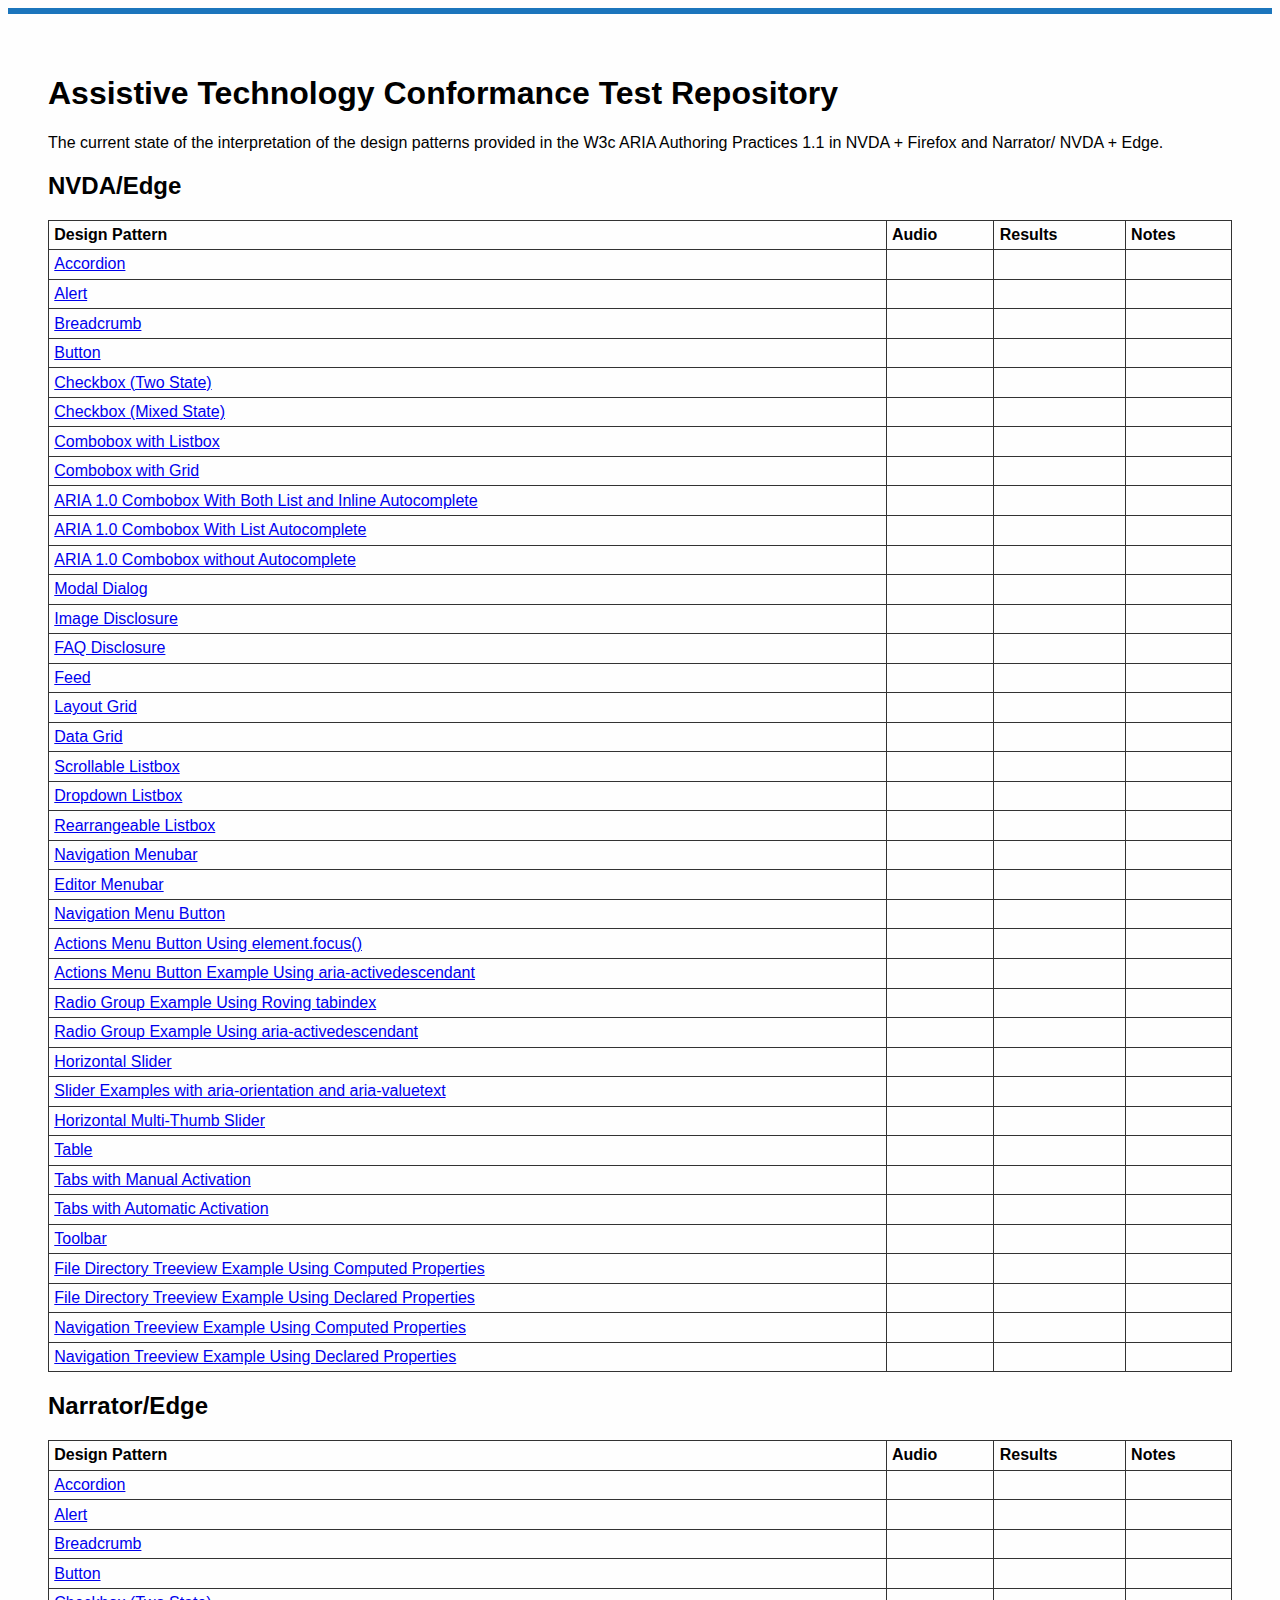
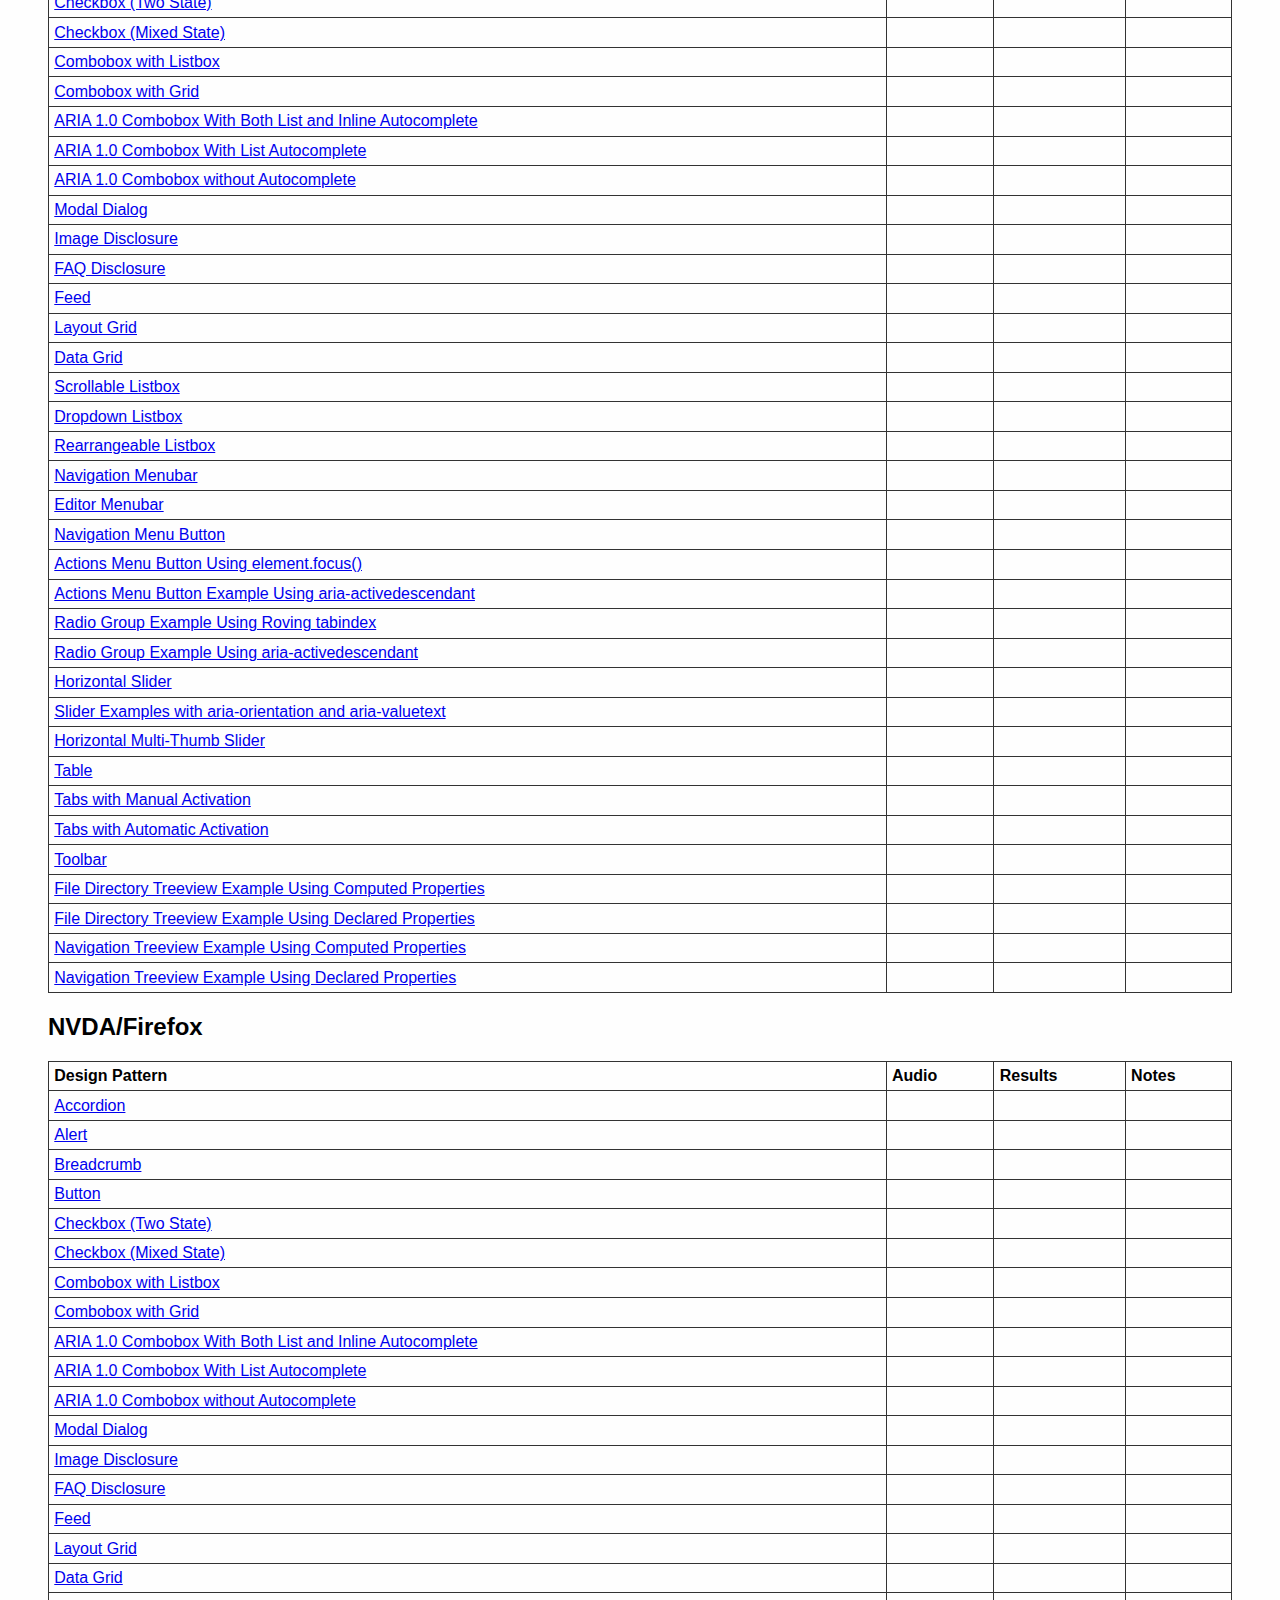
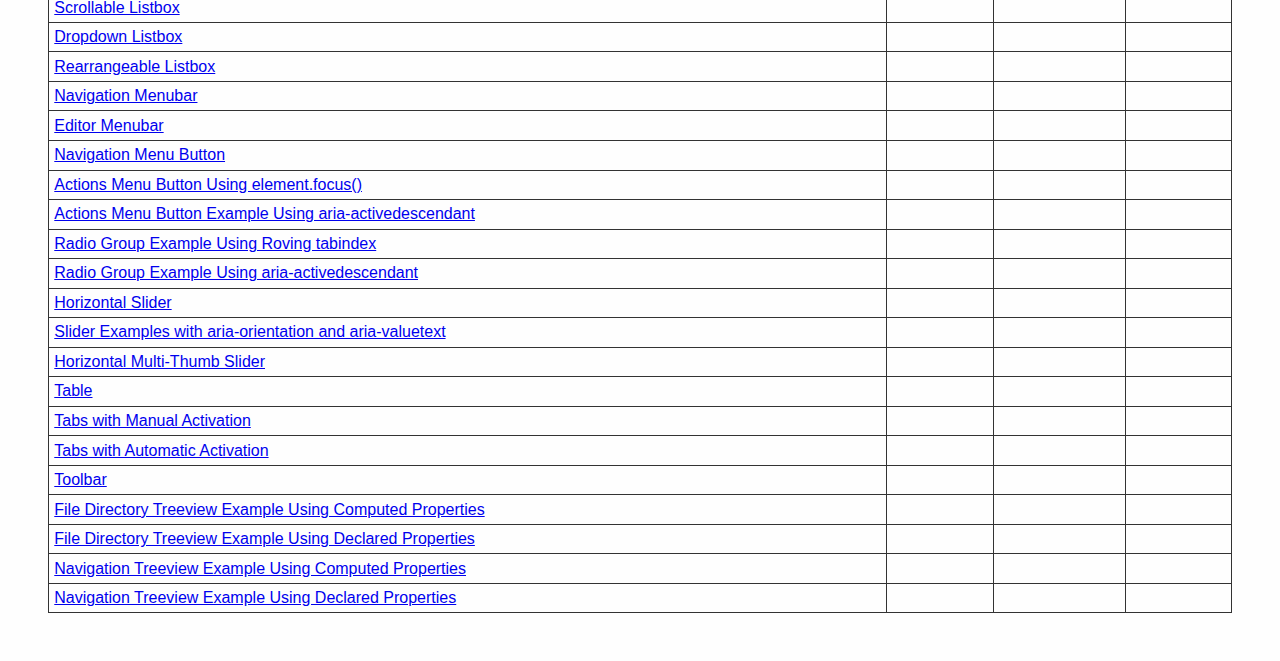
<file: index.html>
<!DOCTYPE html>
<html>
<head>
    <meta charset="utf-8" />
    <meta http-equiv="X-UA-Compatible" content="IE=edge">
    <title>Assistive Technology Conformance Test Repo</title>
    <link rel="stylesheet" type="text/css" media="screen" href="main.css" />
    
</head>
<body>
    <header>
        <h1>
          Assistive Technology Conformance Test Repository
        </h1>
        <p>
            The current state of the interpretation of the  design patterns provided in the W3c ARIA Authoring Practices 1.1 in NVDA +
             Firefox and Narrator/ NVDA + Edge. 
             
        </p>
      </header>
    <main>
        <h2>NVDA/Edge</h2>
<table>
    <tr>
        <th>Design Pattern</th>
        <th>Audio</th>
        <th>Results</th>
        <th>Notes </th>
    </tr>
    <tr>
        <td><a href="https://www.w3.org/TR/wai-aria-practices/examples/accordion/accordion.html">Accordion</a></td>
        <td></td>
        <td></td>
        <td></td>
    </tr>
    <tr>
        <td><a href="https://www.w3.org/TR/wai-aria-practices/examples/alert/index.html">Alert</a></td>
        <td></td>
        <td></td>
        <td></td>
    </tr>
    <tr>
        <td><a href="https://www.w3.org/TR/wai-aria-practices/examples/breadcrumb/index.html">Breadcrumb</a></td>
        <td></td>
        <td></td>
        <td></td>
    </tr>
    <tr>
        <td><a href="https://www.w3.org/TR/wai-aria-practices/examples/button/button.html">Button</a></td>
        <td></td>
        <td></td>
        <td></td>
    </tr>
    <tr>
        <td><a href="https://www.w3.org/TR/wai-aria-practices/examples/checkbox/checkbox-1/checkbox-1.html">Checkbox (Two State)</a></td>
        <td></td>
        <td></td>
        <td></td>
    </tr>
    <tr>
        <td><a href="https://www.w3.org/TR/wai-aria-practices/examples/checkbox/checkbox-2/checkbox-2.html">Checkbox (Mixed State)</a></td>
        <td></td>
        <td></td>
        <td></td>
     </tr>
    <tr>
        <td><a href="https://www.w3.org/TR/wai-aria-practices-1.1/examples/combobox/aria1.1pattern/listbox-combo.html">Combobox with Listbox</a></td>
        <td></td>
        <td></td>
        <td></td>
    </tr>
    <tr>
        <td><a href="https://www.w3.org/TR/wai-aria-practices-1.1/examples/combobox/aria1.1pattern/grid-combo.html">Combobox with Grid </a></td>
        <td></td>
        <td></td>
        <td></td>
    </tr>
    <tr>
        <td><a href="https://www.w3.org/TR/wai-aria-practices-1.1/examples/combobox/aria1.0pattern/combobox-autocomplete-both.html">ARIA 1.0 Combobox With Both List and Inline Autocomplete</a></td>
        <td></td>
        <td></td>
        <td></td>
    </tr>
    <tr>
        <td><a href="https://www.w3.org/TR/wai-aria-practices-1.1/examples/combobox/aria1.0pattern/combobox-autocomplete-list.html">ARIA 1.0 Combobox With List Autocomplete </a></td>
        <td></td>
        <td></td>
        <td></td>
    </tr>
    <tr>
        <td><a href="https://www.w3.org/TR/wai-aria-practices-1.1/examples/combobox/aria1.0pattern/combobox-autocomplete-none.html">ARIA 1.0 Combobox without Autocomplete</a></td>
        <td></td>
        <td></td>
        <td></td>
    </tr>
    <tr>
        <td><a href="https://www.w3.org/TR/wai-aria-practices-1.1/examples/dialog-modal/dialog.html">Modal Dialog</a></td>
        <td></td>
        <td></td>
        <td></td>
    </tr>
    <tr>
        <td><a href="https://www.w3.org/TR/wai-aria-practices-1.1/examples/disclosure/disclosure-img-long-description.html">Image Disclosure</a></td>
        <td></td>
        <td></td>
        <td></td>
    </tr>
    <tr>
        <td><a href="https://www.w3.org/TR/wai-aria-practices-1.1/examples/disclosure/disclosure-faq.html">FAQ Disclosure</a></td>
        <td></td>
        <td></td>
        <td></td>
    </tr>
    <tr>
        <td><a href="https://www.w3.org/TR/wai-aria-practices-1.1/examples/feed/feed.html">Feed</a></td>
        <td></td>
        <td></td>
        <td></td>
    </tr>
	 <tr>
        <td><a href="https://www.w3.org/TR/wai-aria-practices-1.1/examples/grid/LayoutGrids.html">Layout Grid</a></td>
        <td></td>
        <td></td>
        <td></td>
    </tr>
    <tr>
        <td><a href="https://www.w3.org/TR/wai-aria-practices-1.1/examples/grid/advancedDataGrid.html">Data Grid</a></td>
        <td></td>
        <td></td>
        <td></td>
    </tr>
    <tr>
        <td><a href="https://www.w3.org/TR/wai-aria-practices-1.1/examples/listbox/listbox-scrollable.html">Scrollable Listbox</a></td>
        <td></td>
        <td></td>
        <td></td>
    </tr>
    <tr>
        <td><a href="https://www.w3.org/TR/wai-aria-practices-1.1/examples/listbox/listbox-collapsible.html">Dropdown Listbox</a></td>
        <td></td>
        <td></td>
        <td></td>
    </tr>
    <tr>
        <td><a href="https://www.w3.org/TR/wai-aria-practices-1.1/examples/listbox/listbox-rearrangeable.html">Rearrangeable Listbox</a></td>
        <td></td>
        <td></td>
        <td></td>
    </tr>
	 <tr>
        <td><a href="https://www.w3.org/TR/wai-aria-practices-1.1/examples/menubar/menubar-1/menubar-1.html">Navigation Menubar</a></td>
        <td></td>
        <td></td>
        <td></td>
    </tr>
    <tr>
        <td><a href="https://www.w3.org/TR/wai-aria-practices-1.1/examples/menubar/menubar-2/menubar-2.html">Editor Menubar</a></td>
        <td></td>
        <td></td>
        <td></td>
    </tr>
    <tr>
        <td><a href="https://www.w3.org/TR/wai-aria-practices-1.1/examples/menu-button/menu-button-links.html">Navigation Menu Button</a></td>
        <td></td>
        <td></td>
        <td></td>
    </tr>
    <tr>
        <td><a href="https://www.w3.org/TR/wai-aria-practices-1.1/examples/menu-button/menu-button-actions.html">Actions Menu Button Using element.focus()</a></td>
        <td></td>
        <td></td>
        <td></td>
    </tr>
    <tr>
        <td><a href="https://www.w3.org/TR/wai-aria-practices-1.1/examples/menu-button/menu-button-actions-active-descendant.html">Actions Menu Button Example Using aria-activedescendant</a></td>
        <td></td>
        <td></td>
        <td></td>
    </tr>
	<tr>
        <td><a href="https://www.w3.org/TR/wai-aria-practices-1.1/examples/radio/radio-1/radio-1.html">Radio Group Example Using Roving tabindex</a></td>
        <td></td>
        <td></td>
        <td></td>
    </tr>
    <tr>
        <td><a href="https://www.w3.org/TR/wai-aria-practices-1.1/examples/radio/radio-2/radio-2.html">Radio Group Example Using aria-activedescendant</a></td>
        <td></td>
        <td></td>
        <td></td>
    </tr>
    <tr>
        <td><a href="https://www.w3.org/TR/wai-aria-practices-1.1/examples/slider/slider-1.html">Horizontal Slider</a></td>
        <td></td>
        <td></td>
        <td></td>
    </tr>
    <tr>
        <td><a href="https://www.w3.org/TR/wai-aria-practices-1.1/examples/slider/slider-2.html">Slider Examples with aria-orientation and aria-valuetext</a></td>
        <td></td>
        <td></td>
        <td></td>
    </tr>
    <tr>
        <td><a href="https://www.w3.org/TR/wai-aria-practices-1.1/examples/slider/multithumb-slider.html">Horizontal Multi-Thumb Slider</a></td>
        <td></td>
        <td></td>
        <td></td>
    </tr>
	<tr>
        <td><a href="https://www.w3.org/TR/wai-aria-practices-1.1/examples/table/table.html">Table</a></td>
        <td></td>
        <td></td>
        <td></td>
    </tr>
    <tr>
        <td><a href="https://www.w3.org/TR/wai-aria-practices-1.1/examples/tabs/tabs-2/tabs.html">Tabs with Manual Activation</a></td>
        <td></td>
        <td></td>
        <td></td>
    </tr>
    <tr>
        <td><a href="https://www.w3.org/TR/wai-aria-practices-1.1/examples/tabs/tabs-1/tabs.html
">Tabs with Automatic Activation</a></td>
        <td></td>
        <td></td>
        <td></td>
    </tr>
    <tr>
        <td><a href="https://www.w3.org/TR/wai-aria-practices-1.1/examples/toolbar/toolbar.html">Toolbar</a></td>
        <td></td>
        <td></td>
        <td></td>
    </tr>
    <tr>
        <td><a href="https://www.w3.org/TR/wai-aria-practices-1.1/examples/treeview/treeview-1/treeview-1a.html">File Directory Treeview Example Using Computed Properties</a></td>
        <td></td>
        <td></td>
        <td></td>
    </tr>
	<tr>
        <td><a href="https://www.w3.org/TR/wai-aria-practices-1.1/examples/treeview/treeview-1/treeview-1b.html">File Directory Treeview Example Using Declared Properties </a></td>
        <td></td>
        <td></td>
        <td></td>
    </tr>
    <tr>
        <td><a href="https://www.w3.org/TR/wai-aria-practices-1.1/examples/treeview/treeview-2/treeview-2b.html">Navigation Treeview Example Using Computed Properties</a></td>
        <td></td>
        <td></td>
        <td></td>
    </tr>
    <tr>
        <td><a href="https://www.w3.org/TR/wai-aria-practices-1.1/examples/treeview/treeview-2/treeview-2b.html
">Navigation Treeview Example Using Declared Properties</a></td>
        <td></td>
        <td></td>
        <td></td>
    </tr>
    

</table>

        <h2>Narrator/Edge</h2>
        <table>
            <tr>
                <th>Design Pattern</th>
                <th>Audio</th>
                <th>Results</th>
                <th>Notes </th>
            </tr>
            <tr>
                <td><a href="https://www.w3.org/TR/wai-aria-practices/examples/accordion/accordion.html">Accordion</a></td>
                <td></td>
                <td></td>
                <td></td>
            </tr>
            <tr>
                <td><a href="https://www.w3.org/TR/wai-aria-practices/examples/alert/index.html">Alert</a></td>
                <td></td>
                <td></td>
                <td></td>
            </tr>
            <tr>
                <td><a href="https://www.w3.org/TR/wai-aria-practices/examples/breadcrumb/index.html">Breadcrumb</a></td>
                <td></td>
                <td></td>
                <td></td>
            </tr>
            <tr>
                <td><a href="https://www.w3.org/TR/wai-aria-practices/examples/button/button.html">Button</a></td>
                <td></td>
                <td></td>
                <td></td>
            </tr>
            <tr>
                <td><a href="https://www.w3.org/TR/wai-aria-practices/examples/checkbox/checkbox-1/checkbox-1.html">Checkbox (Two State)</a></td>
                <td></td>
                <td></td>
                <td></td>
            </tr>
            <tr>
                <td><a href="https://www.w3.org/TR/wai-aria-practices/examples/checkbox/checkbox-2/checkbox-2.html">Checkbox (Mixed State)</a></td>
                <td></td>
                <td></td>
                <td></td>
             </tr>
            <tr>
                <td><a href="https://www.w3.org/TR/wai-aria-practices-1.1/examples/combobox/aria1.1pattern/listbox-combo.html">Combobox with Listbox</a></td>
                <td></td>
                <td></td>
                <td></td>
            </tr>
            <tr>
                <td><a href="https://www.w3.org/TR/wai-aria-practices-1.1/examples/combobox/aria1.1pattern/grid-combo.html">Combobox with Grid </a></td>
                <td></td>
                <td></td>
                <td></td>
            </tr>
            <tr>
                <td><a href="https://www.w3.org/TR/wai-aria-practices-1.1/examples/combobox/aria1.0pattern/combobox-autocomplete-both.html">ARIA 1.0 Combobox With Both List and Inline Autocomplete</a></td>
                <td></td>
                <td></td>
                <td></td>
            </tr>
            <tr>
                <td><a href="https://www.w3.org/TR/wai-aria-practices-1.1/examples/combobox/aria1.0pattern/combobox-autocomplete-list.html">ARIA 1.0 Combobox With List Autocomplete </a></td>
                <td></td>
                <td></td>
                <td></td>
            </tr>
            <tr>
                <td><a href="https://www.w3.org/TR/wai-aria-practices-1.1/examples/combobox/aria1.0pattern/combobox-autocomplete-none.html">ARIA 1.0 Combobox without Autocomplete</a></td>
                <td></td>
                <td></td>
                <td></td>
            </tr>
            <tr>
                <td><a href="https://www.w3.org/TR/wai-aria-practices-1.1/examples/dialog-modal/dialog.html">Modal Dialog</a></td>
                <td></td>
                <td></td>
                <td></td>
            </tr>
            <tr>
                <td><a href="https://www.w3.org/TR/wai-aria-practices-1.1/examples/disclosure/disclosure-img-long-description.html">Image Disclosure</a></td>
                <td></td>
                <td></td>
                <td></td>
            </tr>
            <tr>
                <td><a href="https://www.w3.org/TR/wai-aria-practices-1.1/examples/disclosure/disclosure-faq.html">FAQ Disclosure</a></td>
                <td></td>
                <td></td>
                <td></td>
            </tr>
            <tr>
                <td><a href="https://www.w3.org/TR/wai-aria-practices-1.1/examples/feed/feed.html">Feed</a></td>
                <td></td>
                <td></td>
                <td></td>
            </tr>
             <tr>
                <td><a href="https://www.w3.org/TR/wai-aria-practices-1.1/examples/grid/LayoutGrids.html">Layout Grid</a></td>
                <td></td>
                <td></td>
                <td></td>
            </tr>
            <tr>
                <td><a href="https://www.w3.org/TR/wai-aria-practices-1.1/examples/grid/advancedDataGrid.html">Data Grid</a></td>
                <td></td>
                <td></td>
                <td></td>
            </tr>
            <tr>
                <td><a href="https://www.w3.org/TR/wai-aria-practices-1.1/examples/listbox/listbox-scrollable.html">Scrollable Listbox</a></td>
                <td></td>
                <td></td>
                <td></td>
            </tr>
            <tr>
                <td><a href="https://www.w3.org/TR/wai-aria-practices-1.1/examples/listbox/listbox-collapsible.html">Dropdown Listbox</a></td>
                <td></td>
                <td></td>
                <td></td>
            </tr>
            <tr>
                <td><a href="https://www.w3.org/TR/wai-aria-practices-1.1/examples/listbox/listbox-rearrangeable.html">Rearrangeable Listbox</a></td>
                <td></td>
                <td></td>
                <td></td>
            </tr>
             <tr>
                <td><a href="https://www.w3.org/TR/wai-aria-practices-1.1/examples/menubar/menubar-1/menubar-1.html">Navigation Menubar</a></td>
                <td></td>
                <td></td>
                <td></td>
            </tr>
            <tr>
                <td><a href="https://www.w3.org/TR/wai-aria-practices-1.1/examples/menubar/menubar-2/menubar-2.html">Editor Menubar</a></td>
                <td></td>
                <td></td>
                <td></td>
            </tr>
            <tr>
                <td><a href="https://www.w3.org/TR/wai-aria-practices-1.1/examples/menu-button/menu-button-links.html">Navigation Menu Button</a></td>
                <td></td>
                <td></td>
                <td></td>
            </tr>
            <tr>
                <td><a href="https://www.w3.org/TR/wai-aria-practices-1.1/examples/menu-button/menu-button-actions.html">Actions Menu Button Using element.focus()</a></td>
                <td></td>
                <td></td>
                <td></td>
            </tr>
            <tr>
                <td><a href="https://www.w3.org/TR/wai-aria-practices-1.1/examples/menu-button/menu-button-actions-active-descendant.html">Actions Menu Button Example Using aria-activedescendant</a></td>
                <td></td>
                <td></td>
                <td></td>
            </tr>
            <tr>
                <td><a href="https://www.w3.org/TR/wai-aria-practices-1.1/examples/radio/radio-1/radio-1.html">Radio Group Example Using Roving tabindex</a></td>
                <td></td>
                <td></td>
                <td></td>
            </tr>
            <tr>
                <td><a href="https://www.w3.org/TR/wai-aria-practices-1.1/examples/radio/radio-2/radio-2.html">Radio Group Example Using aria-activedescendant</a></td>
                <td></td>
                <td></td>
                <td></td>
            </tr>
            <tr>
                <td><a href="https://www.w3.org/TR/wai-aria-practices-1.1/examples/slider/slider-1.html">Horizontal Slider</a></td>
                <td></td>
                <td></td>
                <td></td>
            </tr>
            <tr>
                <td><a href="https://www.w3.org/TR/wai-aria-practices-1.1/examples/slider/slider-2.html">Slider Examples with aria-orientation and aria-valuetext</a></td>
                <td></td>
                <td></td>
                <td></td>
            </tr>
            <tr>
                <td><a href="https://www.w3.org/TR/wai-aria-practices-1.1/examples/slider/multithumb-slider.html">Horizontal Multi-Thumb Slider</a></td>
                <td></td>
                <td></td>
                <td></td>
            </tr>
            <tr>
                <td><a href="https://www.w3.org/TR/wai-aria-practices-1.1/examples/table/table.html">Table</a></td>
                <td></td>
                <td></td>
                <td></td>
            </tr>
            <tr>
                <td><a href="https://www.w3.org/TR/wai-aria-practices-1.1/examples/tabs/tabs-2/tabs.html">Tabs with Manual Activation</a></td>
                <td></td>
                <td></td>
                <td></td>
            </tr>
            <tr>
                <td><a href="https://www.w3.org/TR/wai-aria-practices-1.1/examples/tabs/tabs-1/tabs.html
        ">Tabs with Automatic Activation</a></td>
                <td></td>
                <td></td>
                <td></td>
            </tr>
            <tr>
                <td><a href="https://www.w3.org/TR/wai-aria-practices-1.1/examples/toolbar/toolbar.html">Toolbar</a></td>
                <td></td>
                <td></td>
                <td></td>
            </tr>
            <tr>
                <td><a href="https://www.w3.org/TR/wai-aria-practices-1.1/examples/treeview/treeview-1/treeview-1a.html">File Directory Treeview Example Using Computed Properties</a></td>
                <td></td>
                <td></td>
                <td></td>
            </tr>
            <tr>
                <td><a href="https://www.w3.org/TR/wai-aria-practices-1.1/examples/treeview/treeview-1/treeview-1b.html">File Directory Treeview Example Using Declared Properties </a></td>
                <td></td>
                <td></td>
                <td></td>
            </tr>
            <tr>
                <td><a href="https://www.w3.org/TR/wai-aria-practices-1.1/examples/treeview/treeview-2/treeview-2b.html">Navigation Treeview Example Using Computed Properties</a></td>
                <td></td>
                <td></td>
                <td></td>
            </tr>
            <tr>
                <td><a href="https://www.w3.org/TR/wai-aria-practices-1.1/examples/treeview/treeview-2/treeview-2b.html
        ">Navigation Treeview Example Using Declared Properties</a></td>
                <td></td>
                <td></td>
                <td></td>
            </tr>
            
        
        </table>

        <h2>NVDA/Firefox</h2>

        <table>
            <tr>
                <th>Design Pattern</th>
                <th>Audio</th>
                <th>Results</th>
                <th>Notes </th>
            </tr>
            <tr>
                <td><a href="https://www.w3.org/TR/wai-aria-practices/examples/accordion/accordion.html">Accordion</a></td>
                <td></td>
                <td></td>
                <td></td>
            </tr>
            <tr>
                <td><a href="https://www.w3.org/TR/wai-aria-practices/examples/alert/index.html">Alert</a></td>
                <td></td>
                <td></td>
                <td></td>
            </tr>
            <tr>
                <td><a href="https://www.w3.org/TR/wai-aria-practices/examples/breadcrumb/index.html">Breadcrumb</a></td>
                <td></td>
                <td></td>
                <td></td>
            </tr>
            <tr>
                <td><a href="https://www.w3.org/TR/wai-aria-practices/examples/button/button.html">Button</a></td>
                <td></td>
                <td></td>
                <td></td>
            </tr>
            <tr>
                <td><a href="https://www.w3.org/TR/wai-aria-practices/examples/checkbox/checkbox-1/checkbox-1.html">Checkbox (Two State)</a></td>
                <td></td>
                <td></td>
                <td></td>
            </tr>
            <tr>
                <td><a href="https://www.w3.org/TR/wai-aria-practices/examples/checkbox/checkbox-2/checkbox-2.html">Checkbox (Mixed State)</a></td>
                <td></td>
                <td></td>
                <td></td>
             </tr>
            <tr>
                <td><a href="https://www.w3.org/TR/wai-aria-practices-1.1/examples/combobox/aria1.1pattern/listbox-combo.html">Combobox with Listbox</a></td>
                <td></td>
                <td></td>
                <td></td>
            </tr>
            <tr>
                <td><a href="https://www.w3.org/TR/wai-aria-practices-1.1/examples/combobox/aria1.1pattern/grid-combo.html">Combobox with Grid </a></td>
                <td></td>
                <td></td>
                <td></td>
            </tr>
            <tr>
                <td><a href="https://www.w3.org/TR/wai-aria-practices-1.1/examples/combobox/aria1.0pattern/combobox-autocomplete-both.html">ARIA 1.0 Combobox With Both List and Inline Autocomplete</a></td>
                <td></td>
                <td></td>
                <td></td>
            </tr>
            <tr>
                <td><a href="https://www.w3.org/TR/wai-aria-practices-1.1/examples/combobox/aria1.0pattern/combobox-autocomplete-list.html">ARIA 1.0 Combobox With List Autocomplete </a></td>
                <td></td>
                <td></td>
                <td></td>
            </tr>
            <tr>
                <td><a href="https://www.w3.org/TR/wai-aria-practices-1.1/examples/combobox/aria1.0pattern/combobox-autocomplete-none.html">ARIA 1.0 Combobox without Autocomplete</a></td>
                <td></td>
                <td></td>
                <td></td>
            </tr>
            <tr>
                <td><a href="https://www.w3.org/TR/wai-aria-practices-1.1/examples/dialog-modal/dialog.html">Modal Dialog</a></td>
                <td></td>
                <td></td>
                <td></td>
            </tr>
            <tr>
                <td><a href="https://www.w3.org/TR/wai-aria-practices-1.1/examples/disclosure/disclosure-img-long-description.html">Image Disclosure</a></td>
                <td></td>
                <td></td>
                <td></td>
            </tr>
            <tr>
                <td><a href="https://www.w3.org/TR/wai-aria-practices-1.1/examples/disclosure/disclosure-faq.html">FAQ Disclosure</a></td>
                <td></td>
                <td></td>
                <td></td>
            </tr>
            <tr>
                <td><a href="https://www.w3.org/TR/wai-aria-practices-1.1/examples/feed/feed.html">Feed</a></td>
                <td></td>
                <td></td>
                <td></td>
            </tr>
             <tr>
                <td><a href="https://www.w3.org/TR/wai-aria-practices-1.1/examples/grid/LayoutGrids.html">Layout Grid</a></td>
                <td></td>
                <td></td>
                <td></td>
            </tr>
            <tr>
                <td><a href="https://www.w3.org/TR/wai-aria-practices-1.1/examples/grid/advancedDataGrid.html">Data Grid</a></td>
                <td></td>
                <td></td>
                <td></td>
            </tr>
            <tr>
                <td><a href="https://www.w3.org/TR/wai-aria-practices-1.1/examples/listbox/listbox-scrollable.html">Scrollable Listbox</a></td>
                <td></td>
                <td></td>
                <td></td>
            </tr>
            <tr>
                <td><a href="https://www.w3.org/TR/wai-aria-practices-1.1/examples/listbox/listbox-collapsible.html">Dropdown Listbox</a></td>
                <td></td>
                <td></td>
                <td></td>
            </tr>
            <tr>
                <td><a href="https://www.w3.org/TR/wai-aria-practices-1.1/examples/listbox/listbox-rearrangeable.html">Rearrangeable Listbox</a></td>
                <td></td>
                <td></td>
                <td></td>
            </tr>
             <tr>
                <td><a href="https://www.w3.org/TR/wai-aria-practices-1.1/examples/menubar/menubar-1/menubar-1.html">Navigation Menubar</a></td>
                <td></td>
                <td></td>
                <td></td>
            </tr>
            <tr>
                <td><a href="https://www.w3.org/TR/wai-aria-practices-1.1/examples/menubar/menubar-2/menubar-2.html">Editor Menubar</a></td>
                <td></td>
                <td></td>
                <td></td>
            </tr>
            <tr>
                <td><a href="https://www.w3.org/TR/wai-aria-practices-1.1/examples/menu-button/menu-button-links.html">Navigation Menu Button</a></td>
                <td></td>
                <td></td>
                <td></td>
            </tr>
            <tr>
                <td><a href="https://www.w3.org/TR/wai-aria-practices-1.1/examples/menu-button/menu-button-actions.html">Actions Menu Button Using element.focus()</a></td>
                <td></td>
                <td></td>
                <td></td>
            </tr>
            <tr>
                <td><a href="https://www.w3.org/TR/wai-aria-practices-1.1/examples/menu-button/menu-button-actions-active-descendant.html">Actions Menu Button Example Using aria-activedescendant</a></td>
                <td></td>
                <td></td>
                <td></td>
            </tr>
            <tr>
                <td><a href="https://www.w3.org/TR/wai-aria-practices-1.1/examples/radio/radio-1/radio-1.html">Radio Group Example Using Roving tabindex</a></td>
                <td></td>
                <td></td>
                <td></td>
            </tr>
            <tr>
                <td><a href="https://www.w3.org/TR/wai-aria-practices-1.1/examples/radio/radio-2/radio-2.html">Radio Group Example Using aria-activedescendant</a></td>
                <td></td>
                <td></td>
                <td></td>
            </tr>
            <tr>
                <td><a href="https://www.w3.org/TR/wai-aria-practices-1.1/examples/slider/slider-1.html">Horizontal Slider</a></td>
                <td></td>
                <td></td>
                <td></td>
            </tr>
            <tr>
                <td><a href="https://www.w3.org/TR/wai-aria-practices-1.1/examples/slider/slider-2.html">Slider Examples with aria-orientation and aria-valuetext</a></td>
                <td></td>
                <td></td>
                <td></td>
            </tr>
            <tr>
                <td><a href="https://www.w3.org/TR/wai-aria-practices-1.1/examples/slider/multithumb-slider.html">Horizontal Multi-Thumb Slider</a></td>
                <td></td>
                <td></td>
                <td></td>
            </tr>
            <tr>
                <td><a href="https://www.w3.org/TR/wai-aria-practices-1.1/examples/table/table.html">Table</a></td>
                <td></td>
                <td></td>
                <td></td>
            </tr>
            <tr>
                <td><a href="https://www.w3.org/TR/wai-aria-practices-1.1/examples/tabs/tabs-2/tabs.html">Tabs with Manual Activation</a></td>
                <td></td>
                <td></td>
                <td></td>
            </tr>
            <tr>
                <td><a href="https://www.w3.org/TR/wai-aria-practices-1.1/examples/tabs/tabs-1/tabs.html
        ">Tabs with Automatic Activation</a></td>
                <td></td>
                <td></td>
                <td></td>
            </tr>
            <tr>
                <td><a href="https://www.w3.org/TR/wai-aria-practices-1.1/examples/toolbar/toolbar.html">Toolbar</a></td>
                <td></td>
                <td></td>
                <td></td>
            </tr>
            <tr>
                <td><a href="https://www.w3.org/TR/wai-aria-practices-1.1/examples/treeview/treeview-1/treeview-1a.html">File Directory Treeview Example Using Computed Properties</a></td>
                <td></td>
                <td></td>
                <td></td>
            </tr>
            <tr>
                <td><a href="https://www.w3.org/TR/wai-aria-practices-1.1/examples/treeview/treeview-1/treeview-1b.html">File Directory Treeview Example Using Declared Properties </a></td>
                <td></td>
                <td></td>
                <td></td>
            </tr>
            <tr>
                <td><a href="https://www.w3.org/TR/wai-aria-practices-1.1/examples/treeview/treeview-2/treeview-2b.html">Navigation Treeview Example Using Computed Properties</a></td>
                <td></td>
                <td></td>
                <td></td>
            </tr>
            <tr>
                <td><a href="https://www.w3.org/TR/wai-aria-practices-1.1/examples/treeview/treeview-2/treeview-2b.html
        ">Navigation Treeview Example Using Declared Properties</a></td>
                <td></td>
                <td></td>
                <td></td>
            </tr>
            
        
        </table>

    </main>
  
</body>
</html>
</file>
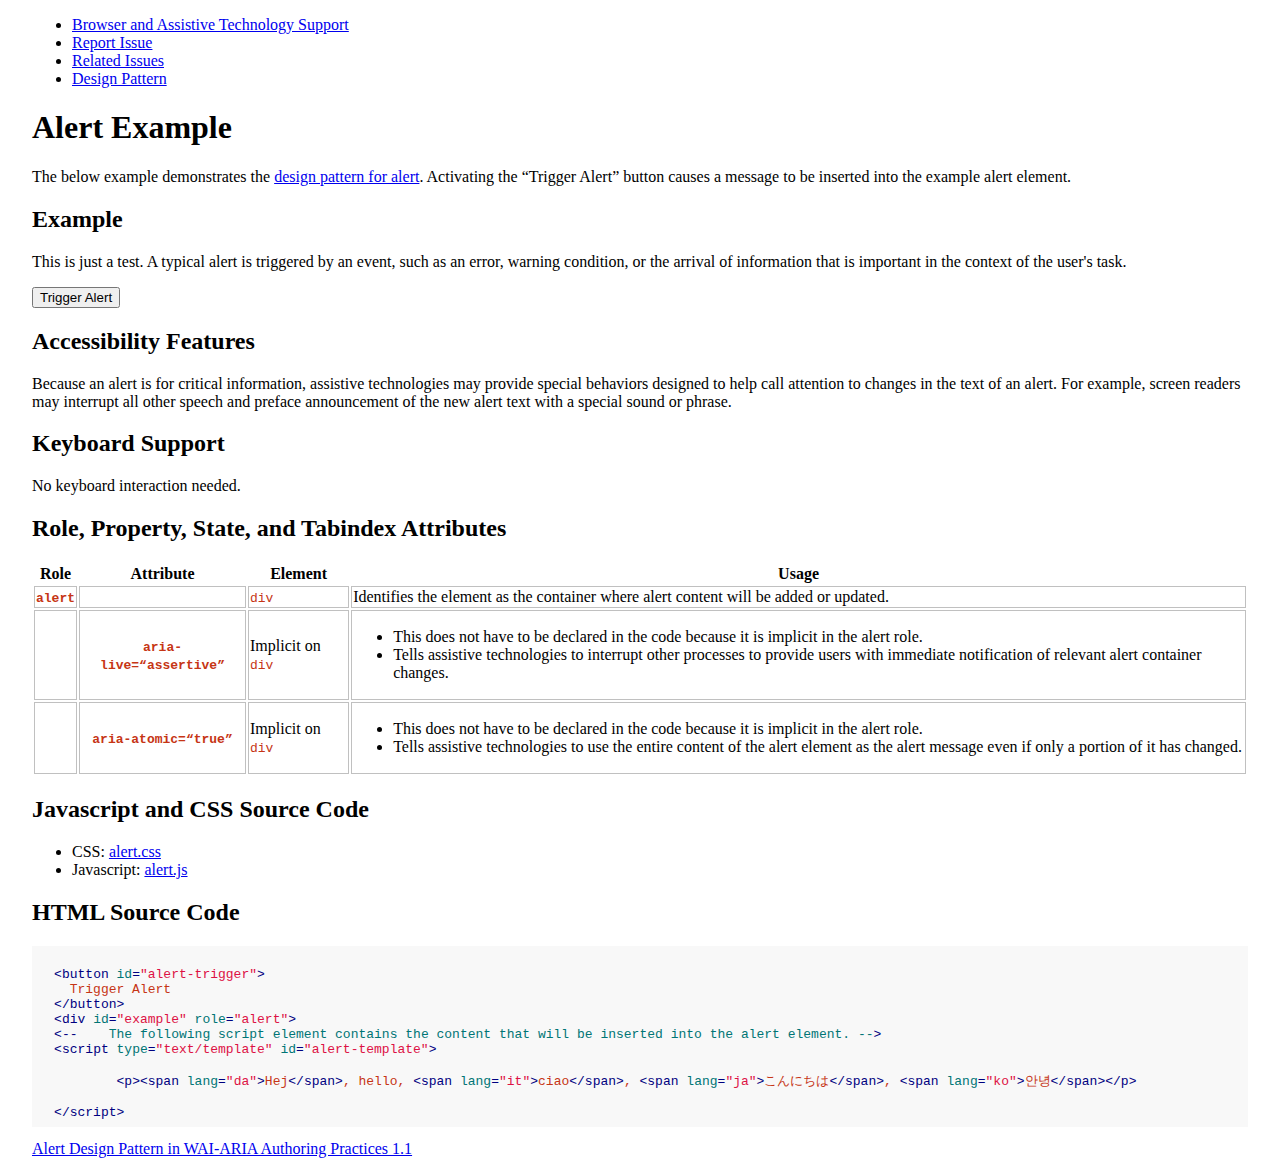
<file: examples/alert/index.html>
<!DOCTYPE html>
<html lang="en">
  <head>
    <meta charset="utf-8" />
    <title>Alert Example | WAI-ARIA Authoring Practices 1.1</title>

    <!--  Core js and css shared by all examples; do not modify when using this template. -->
    <link rel="stylesheet" href="https://www.w3.org/StyleSheets/TR/2016/base.css">
    <link rel="stylesheet" href="../css/core.css">
    <script src="../js/examples.js"></script>
    <script src="../js/highlight.pack.js"></script>
    <script src="../js/app.js"></script>

    <!--  js and css for this example. -->
    <link href="css/alert.css" rel="stylesheet">
    <script src="js/alert.js" type="text/javascript"></script>
  </head>
  <body>
  <nav aria-label="Related Links" class="feedback">
    <ul>
      <li><a href="../../#browser_and_AT_support">Browser and Assistive Technology Support</a></li>
      <li><a href="https://github.com/w3c/aria-practices/issues/new">Report Issue</a></li>
      <li><a href="https://github.com/w3c/aria-practices/projects/20">Related Issues</a></li>
      <li><a href="../../#alert">Design Pattern</a></li>
    </ul>
  </nav>    
    <main>
    <h1>Alert Example</h1>
    <p>
      The below example demonstrates the <a href="../../#alert">design pattern for alert</a>.
      Activating the <q>Trigger Alert</q> button causes a message to be inserted into the example alert element.
    </p>
    <section>
      <h2 id="ex_label">Example</h2>
      <p>
        This is just a test.
        A typical alert is triggered by an event, such as an error, warning condition, or the arrival of information that is important in the context of the user's task.
      </p>
      <div role="separator" id="ex_start_sep" aria-labelledby="ex_start_sep ex_label" aria-label="Start of"></div>
      <div id="ex1">
        <button id="alert-trigger">Trigger Alert</button>

        <div id="example" role="alert"></div>

        <!--  The following script element contains the content that will be inserted into the alert element. -->
        <script type="text/template" id="alert-template">
          <p><span lang="da">Hej</span>, hello, <span lang="it">ciao</span>, <span lang="ja">こんにちは</span>, <span lang="ko">안녕</span></p>
        </script>
      </div>
      <div role="separator" id="ex_end_sep" aria-labelledby="ex_end_sep ex_label" aria-label="End of"></div>
    </section>

    <section>
      <h2>Accessibility Features</h2>
      <p>
        Because an alert is for critical information, assistive technologies may provide special behaviors designed to help call attention to changes in the text of an alert.
        For example, screen readers may interrupt all other speech and preface announcement of the new alert text with a special sound or phrase.
      </p>
    </section>

    <section>
      <h2 id="kbd_label">Keyboard Support</h2>
      <p>No keyboard interaction needed.</p>
    </section>

    <section>
      <h2 id="rps_label">Role, Property, State, and Tabindex  Attributes</h2>
      <table aria-labelledby="rps_label" class="data attributes">
        <thead>
          <tr>
            <th scope="col">Role</th>
            <th scope="col">Attribute</th>
            <th scope="col">Element</th>
            <th scope="col">Usage</th>
          </tr>
        </thead>
        <tbody>
          <tr>
            <th scope="row"><code>alert</code></th>
            <td></td>
            <td><code>div</code></td>
            <td>Identifies the element as the container where alert content will be added or updated.</td>
          </tr>
          <tr>
            <td></td>
            <th scope="row"><code>aria-live=<q>assertive</q></code></th>
            <td>Implicit on <code>div</code></td>
            <td>
              <ul>
                <li>This does not have to be declared in the code because it is implicit in the alert role.</li>
                <li>Tells assistive technologies to interrupt other processes to provide users with immediate notification of relevant alert container changes.</li>
              </ul>
            </td>
          </tr>
          <tr>
            <td></td>
            <th scope="row"><code>aria-atomic=<q>true</q></code></th>
            <td>Implicit on <code>div</code></td>
            <td>
              <ul>
                <li>This does not have to be declared in the code because it is implicit in the alert role.</li>
                <li>Tells assistive technologies to use the entire content of the alert element as the alert message even if only a portion of it has changed.</li>
              </ul>
            </td>
          </tr>
        </tbody>
      </table>
    </section>

    <section>
      <h2>Javascript and CSS Source Code</h2>
      <ul>
        <li>
          CSS:
          <a href="css/alert.css" type="tex/css">alert.css</a>
        </li>
        <li>
          Javascript:
          <a href="js/alert.js" type="text/javascript">alert.js</a>
        </li>
      </ul>
    </section>

    <section>
      <h2 id="sc1_label">HTML Source Code</h2>
      <div role="separator" id="sc1_start_sep" aria-labelledby="sc1_start_sep sc1_label" aria-label="Start of"></div>
      <pre><code id="sc1"></code></pre>
      <div role="separator" id="sc1_end_sep" aria-labelledby="sc1_end_sep sc1_label" aria-label="End of"></div>
      <script>
        sourceCode.add('sc1', 'ex1');
        sourceCode.make();
      </script>
    </section>
    </main>
    <nav>
      <a href="../../#alert">Alert Design Pattern in WAI-ARIA Authoring Practices 1.1</a>
    </nav>
  </body>
</html>
</file>
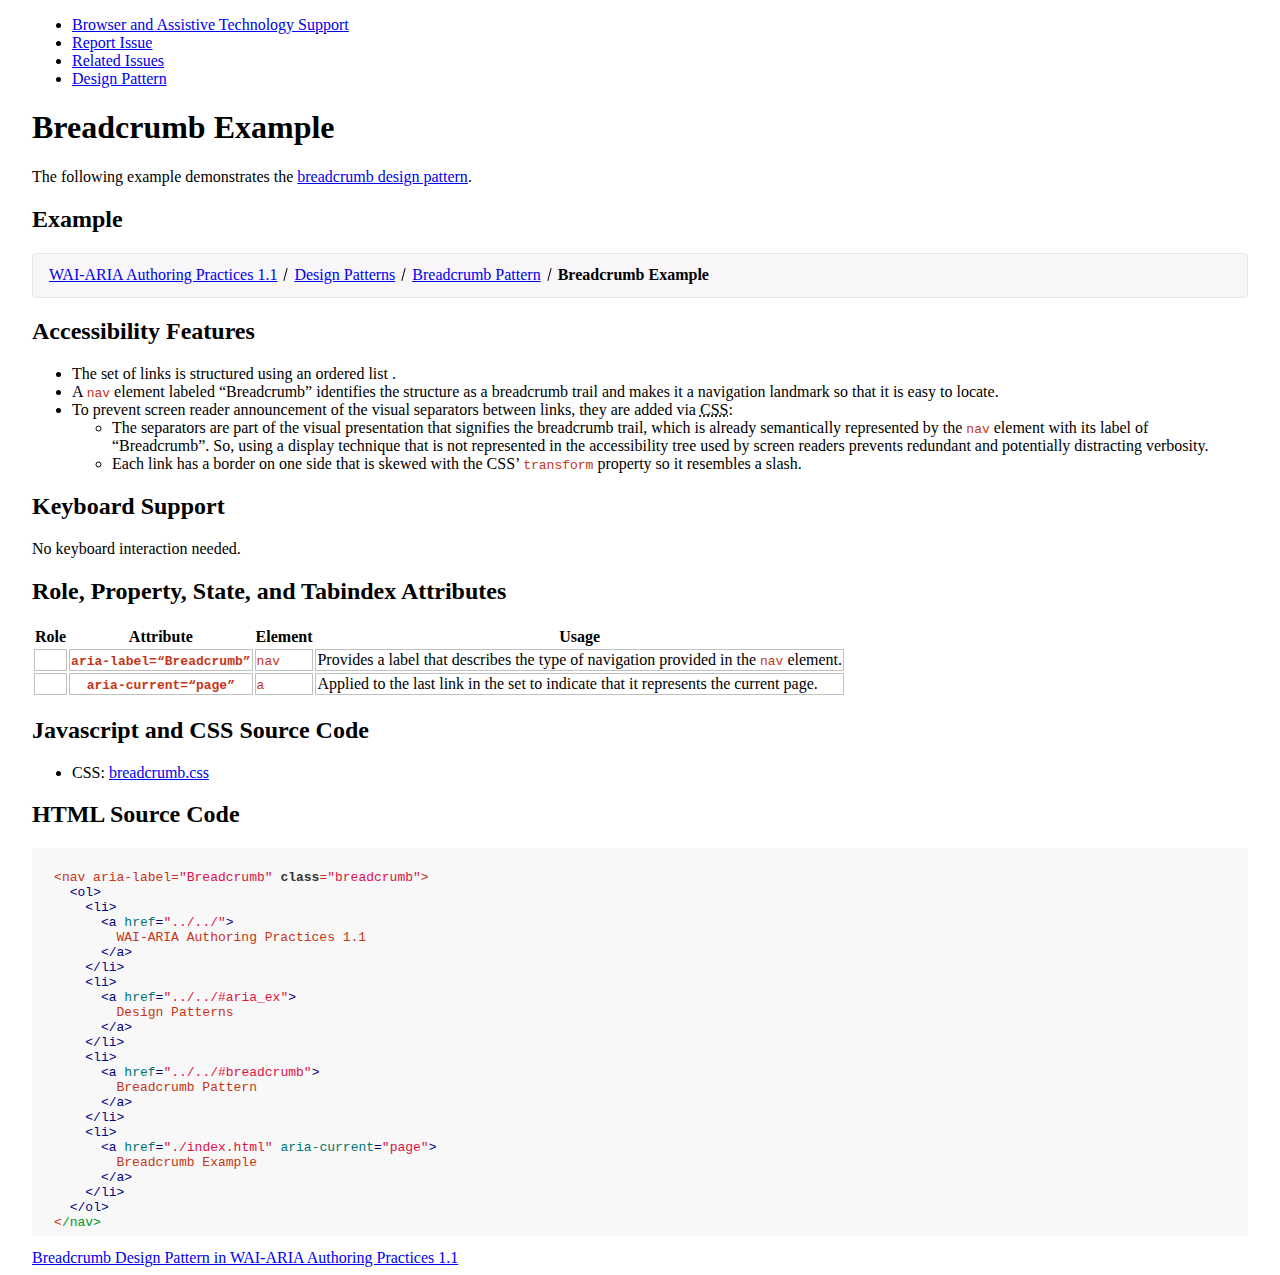
<file: examples/breadcrumb/index.html>
<!DOCTYPE html>
<html lang="en">
  <head>
    <meta charset="utf-8" />
    <title>Breadcrumb Example | WAI-ARIA Authoring Practices 1.1</title>

    <!--  Core js and css shared by all examples; do not modify when using this template. -->
    <link rel="stylesheet" href="https://www.w3.org/StyleSheets/TR/2016/base.css">
    <link rel="stylesheet" href="../css/core.css">
    <script src="../js/examples.js"></script>
    <script src="../js/highlight.pack.js"></script>
    <script src="../js/app.js"></script>

    <link href="css/breadcrumb.css" rel="stylesheet">
  </head>
  <body>
  <nav aria-label="Related Links" class="feedback">
    <ul>
      <li><a href="../../#browser_and_AT_support">Browser and Assistive Technology Support</a></li>
      <li><a href="https://github.com/w3c/aria-practices/issues/new">Report Issue</a></li>
      <li><a href="https://github.com/w3c/aria-practices/projects/21">Related Issues</a></li>
      <li><a href="../../#breadcrumb">Design Pattern</a></li>
    </ul>
  </nav>
    <main>
    <h1>Breadcrumb Example</h1>
    <p>The following example demonstrates the <a href="../../#breadcrumb">breadcrumb design pattern</a>.</p>
    <section>
      <h2 id="ex_label">Example</h2>
      <div role="separator" id="ex_start_sep" aria-labelledby="ex_start_sep ex_label" aria-label="Start of"></div>
      <div id="ex1">
        <nav aria-label="Breadcrumb" class="breadcrumb">
          <ol>
            <li>
              <a href="../../">WAI-ARIA Authoring Practices 1.1</a>
            </li>
            <li>
              <a href="../../#aria_ex">Design Patterns</a>
            </li>
            <li>
              <a href="../../#breadcrumb">Breadcrumb Pattern</a>
            </li>
            <li>
              <a href="./index.html" aria-current="page">Breadcrumb Example</a>
            </li>
          </ol>
        </nav>
      </div>
      <div role="separator" id="ex_end_sep" aria-labelledby="ex_end_sep ex_label" aria-label="End of"></div>
    </section>

    <section>
      <h2>Accessibility Features</h2>
      <ul>
        <li>The set of links is structured using an ordered list .</li>
        <li>A <code>nav</code> element labeled <q>Breadcrumb</q> identifies the structure as a breadcrumb trail and makes it a navigation landmark so that it is easy to locate.</li>
        <li>To prevent screen reader announcement of the visual separators between links, they are added via <abbr title="Cascading Style Sheets">CSS</abbr>:
          <ul>
            <li>
              The separators are part of the visual presentation that signifies the breadcrumb trail, which is already semantically represented by the <code>nav</code> element with its label of <q>Breadcrumb</q>.
              So, using a display technique that is not represented in the accessibility tree used by screen readers prevents redundant and potentially distracting verbosity.
            </li>
            <li>Each link has a border on one side that is skewed with the CSS’ <code>transform</code> property so it resembles a slash.</li>
          </ul>
        </li>
      </ul>
    </section>

    <section>
      <h2 id="kbd_label">Keyboard Support</h2>
      <p>No keyboard interaction needed.</p>
    </section>

    <section>
      <h2 id="rps_label">Role, Property, State, and Tabindex  Attributes</h2>
      <table aria-labelledby="rps_label" class="data attributes">
        <thead>
          <tr>
            <th scope="col">Role</th>
            <th scope="col">Attribute</th>
            <th scope="col">Element</th>
            <th scope="col">Usage</th>
          </tr>
        </thead>
        <tbody>
          <tr>
            <td></td>
            <th scope="row">
              <code>aria-label=<q>Breadcrumb</q></code>
            </th>
            <td>
              <code>nav</code>
            </td>
            <td>
              Provides a label that describes the type of navigation provided in the <code>nav</code> element.
            </td>
          </tr>
          <tr>
            <td></td>
            <th scope="row">
              <code>aria-current=<q>page</q></code>
            </th>
            <td>
              <code>a</code>
            </td>
            <td>
              Applied to the last link in the set to indicate that it represents the current page.
            </td>
          </tr>
        </tbody>
      </table>
    </section>

    <section>
      <h2>Javascript and CSS Source Code</h2>
      <ul>
        <li>
          CSS:
          <a href="css/breadcrumb.css" type="tex/css">breadcrumb.css</a>
        </li>
      </ul>
    </section>

    <section>
      <h2 id="sc1_label">HTML Source Code</h2>
      <div role="separator" id="sc1_start_sep" aria-labelledby="sc1_start_sep sc1_label" aria-label="Start of"></div>
      <pre><code id="sc1"></code></pre>
      <div role="separator" id="sc1_end_sep" aria-labelledby="sc1_end_sep sc1_label" aria-label="End of"></div>
      <script>
        sourceCode.add('sc1', 'ex1');
        sourceCode.make();
      </script>
    </section>
    </main>

    <nav>
      <a href="../../#breadcrumb">Breadcrumb Design Pattern in WAI-ARIA Authoring Practices 1.1</a>
    </nav>
  </body>
</html>
</file>
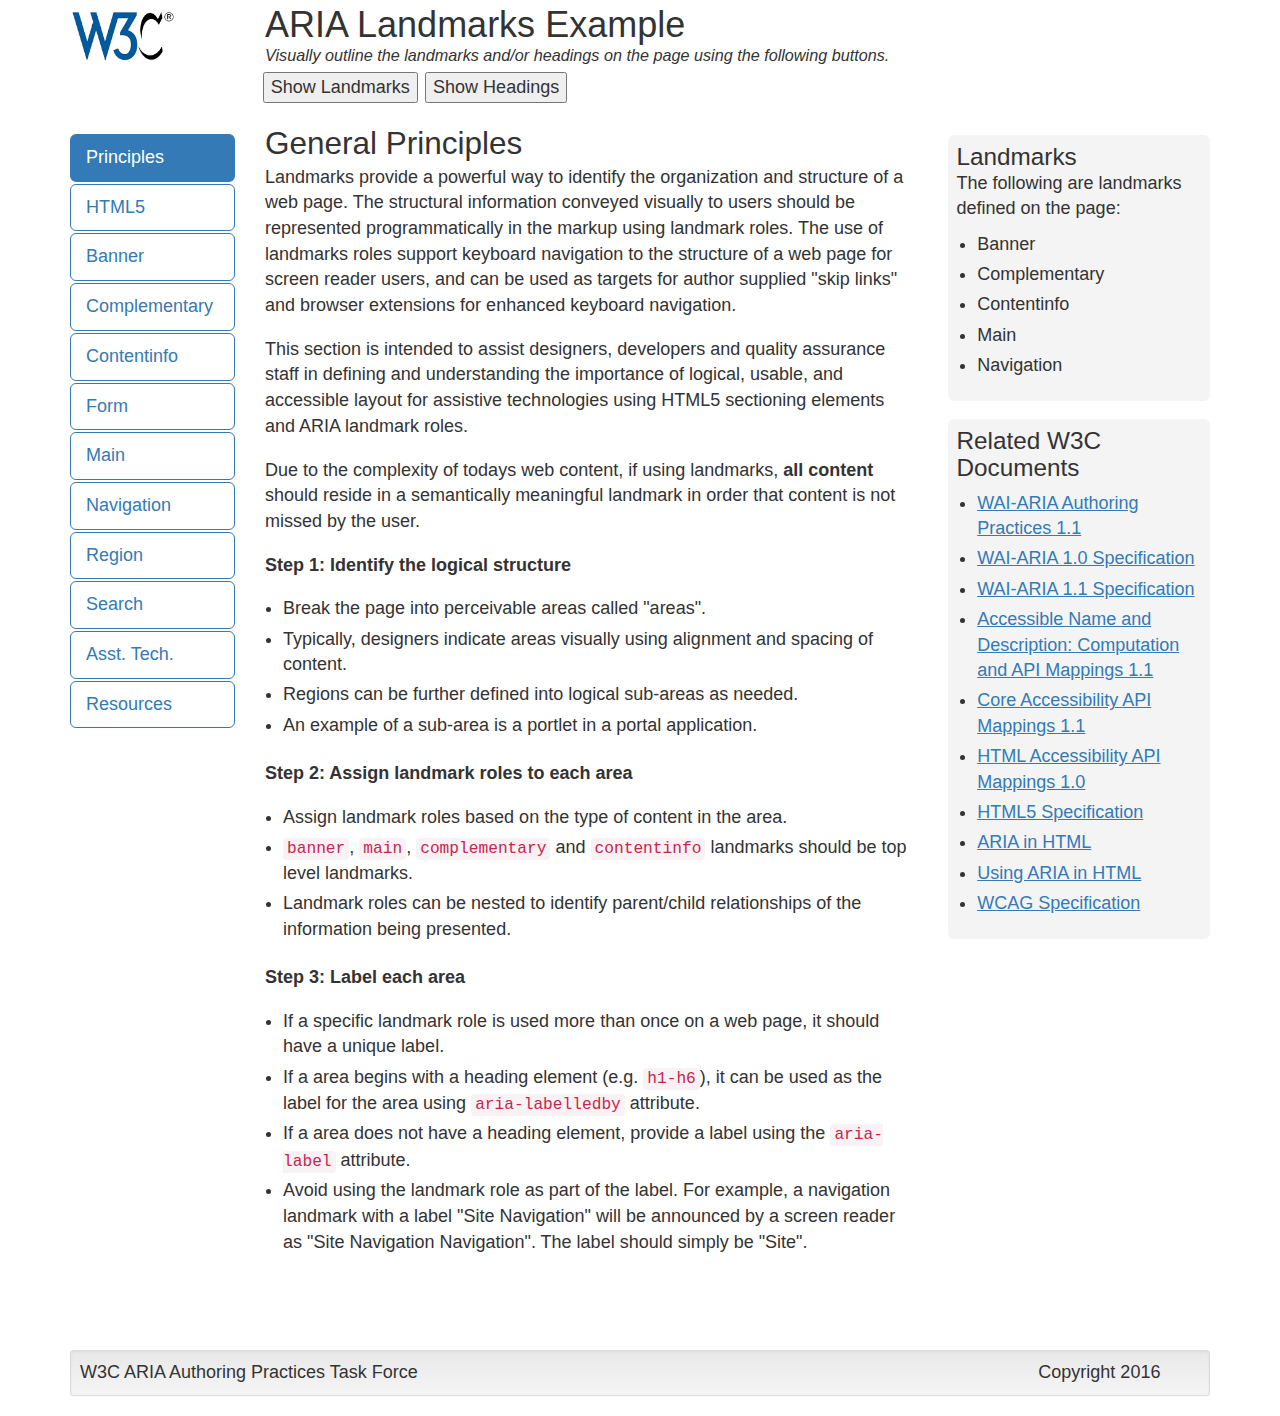
<file: examples/landmarks/index.html>
<!DOCTYPE html >
<html lang="en">
  <head>
    <title>General Principles: Principles: ARIA Landmarks Example</title>
    <meta charset="utf-8">
    <link href="css/bootstrap.css" rel="stylesheet" media="screen"/>
    <link href="css/bootstrap-theme.css" rel="stylesheet" media="screen"/>
    <link href="css/bootstrap-accessibility.css" rel="stylesheet" media="screen"/>
    <link href="css/visua11y.css" rel="stylesheet" media="screen"/>
    <link href="css/common.css" rel="stylesheet" media="screen"/>
  </head>
  <body>
    <div class="container">
      <header class="row">
        <div class="col-xs-12 col-sm-3 col-md-3 col-lg-2">
          <img src="images/w3c.png" alt="W3C Logo" />
        </div>
        <div class="col-xs-12 col-sm-9 col-md-9 col-lg-10">
          <h1>ARIA Landmarks Example</h1>
          <p id="inst" class="inst">Visually outline the landmarks and/or headings on the page using the following buttons.</p>
          <button onclick="showLandmarks(event)" aria-describedby="inst">Show Landmarks</button>
          <button onclick="showHeadings(event)"  aria-describedby="inst">Show Headings</button>
        </div>
      </header>
      <div class="row">
        <div class="col-xs-12 col-sm-3 col-md-3 col-lg-2">
          <nav>
            <ul class="nav nav-pills nav-stacked">
              <li class="active"><a href="index.html" aria-current="page">Principles</a></li>
              <li><a href="HTML5.html">HTML5</a></li>
              <li><a href="banner.html">Banner</a></li>
              <li><a href="complementary.html">Complementary</a></li>
              <li><a href="contentinfo.html">Contentinfo</a></li>
              <li><a href="form.html">Form</a></li>
              <li><a href="main.html">Main</a></li>
              <li><a href="navigation.html">Navigation</a></li>
              <li><a href="region.html">Region</a></li>
              <li><a href="search.html">Search</a></li>
              <li><a href="at.html" aria-label="Assistive Technology">Asst. Tech.</a></li>
              <li><a href="resources.html">Resources</a></li>
            </ul>
          </nav>
        </div>
        <div class="col-xs-12 col-sm-9 col-md-6 col-lg-7">
          <main>
            <h1>General Principles</h1>
            <p>Landmarks provide a powerful way to identify the organization and structure of a web page.  
              The structural information conveyed visually to users should be represented programmatically in the markup using landmark roles.  
              The use of landmarks roles support keyboard navigation to the structure of a web page for screen reader users, and can be used as targets for author supplied "skip links" and browser extensions for enhanced keyboard navigation.
            </p>
            <p>This section is intended to assist designers, developers and quality assurance staff in defining and understanding the importance of logical, usable, and accessible layout for assistive technologies 
              using HTML5 sectioning elements and ARIA landmark roles.
            </p>
            <p>Due to the complexity of todays web content, if using landmarks, <strong>all content</strong> should reside in a semantically meaningful landmark in order that content is not missed by the user.</p>

            <p style="font-weight: bold">Step 1: Identify the logical structure</p>
            <ul>
              <li>
                Break the page into perceivable areas called "areas". 
              </li>
              <li>   
                Typically, designers indicate areas visually using alignment and spacing of content.
              </li>
              <li>
                Regions can be further defined into logical sub-areas as needed. 
              </li>
              <li>
                An example of a sub-area is a portlet in a portal application.   
              </li>
            </ul>
            
            <p style="font-weight: bold">Step 2: Assign landmark roles to each area</p>
            <ul>
              <li>
                Assign landmark roles based on the type of content in the area.
              </li>
              <li>
                <code>banner</code>, <code>main</code>, <code>complementary</code> and <code>contentinfo</code> landmarks should be top level landmarks.
              </li>
              <li>
                Landmark roles can be nested to identify parent/child relationships of the information being presented.
              </li>
            </ul>
            
            <p style="font-weight: bold">Step 3: Label each area</p>
            <ul>
              <li>
                If a specific landmark role is used more than once on a web page, it should have a unique label.
              </li>
              <li>
                If a area begins with a heading element (e.g. <code>h1-h6</code>), it can be used as the label for the area using <code>aria-labelledby</code> attribute.
              </li>
              <li>
                If a area does not have a heading element, provide a label using the <code>aria-label</code> attribute.
              </li>
              <li>
                Avoid using the landmark role as part of the label.  
                For example, a navigation landmark with a label "Site Navigation" will be announced by a screen reader as "Site Navigation Navigation".  
                The label should simply be "Site".
              </li>
            </ul>
          </main>
        </div>
        <div class="col-xs-12 col-sm-12 col-md-3 col-lg-3">
          <aside aria-labelledby="id4">
            <h2 id="id4">Landmarks</h2>
            <p>The following are landmarks defined on the page:</p>
            <ul>
              <li>Banner</li>
              <li>Complementary</li>
              <li>Contentinfo</li>
              <li>Main</li>
              <li>Navigation</li>
            </ul>
          </aside>
          <aside aria-labelledby="id3">
            <h2 id="id3">Related W3C Documents</h2>
            <ul>
              <li><a href="https://www.w3.org/TR/wai-aria-practices-1.1/">WAI-ARIA Authoring Practices 1.1</a></li>
              <li><a href="http://www.w3.org/TR/2014/REC-wai-aria-20140320/">WAI-ARIA 1.0 Specification</a></li>
              <li><a href="https://www.w3.org/TR/wai-aria-1.1/">WAI-ARIA 1.1 Specification</a></li>
              <li><a href="https://www.w3.org/TR/accname-aam-1.1/">Accessible Name and Description: Computation and API Mappings 1.1</a></li>
              <li><a href="http://www.w3.org/TR/core-aam-1.1/">Core Accessibility API Mappings 1.1</a></li>
              <li><a href="https://www.w3.org/TR/html-aam-1.0/">HTML Accessibility API Mappings 1.0</a></li>
              <li><a href="http://www.w3.org/TR/html5/">HTML5 Specification</a></li>
              <li><a href="https://www.w3.org/TR/html-aria/">ARIA in HTML</a>
              <li><a href="https://www.w3.org/TR/using-aria/">Using ARIA in HTML</a></li>
              <li><a href="http://www.w3.org/TR/WCAG/">WCAG Specification</a></li>
            </ul>
          </aside>
        </div>
      </div>
      <div class="well well-sm">
        <footer class="row">
          <div class="col-xs-12 col-sm-9 col-md-9 col-lg-10">
            W3C ARIA Authoring Practices Task Force
          </div>
          <div class="col-xs-12 col-sm-3 col-md-3 col-lg-2">
            Copyright 2016
          </div>
        </footer>
      </div>
    </div>
    <script type="text/javascript" src="js/jquery-2.1.1.min.js"></script>        
    <script type="text/javascript" src="js/bootstrap.min.js"></script>        
    <script type="text/javascript" src="js/bootstrap-accessibility.min.js"></script>
    <script type="text/javascript" src="js/bootstrap-accessibility-2.js"></script>       
    <script type="text/javascript" src="js/visua11y.js"></script>        
    <script type="text/javascript" src="js/show.js"></script>        
    <script type="text/javascript" >
      // Use the SkipTo defaults, but just showing custom configuration
      var SkipToConfig =
      {
        "settings": {
          "skipTo": {
            "headings": "h1, h2",
            "attachElement": "header"
          }
        }
      };
    </script>
    <script type="text/javascript" src="js/SkipTo.min.js"></script>      
  </body>
</html>
</file>
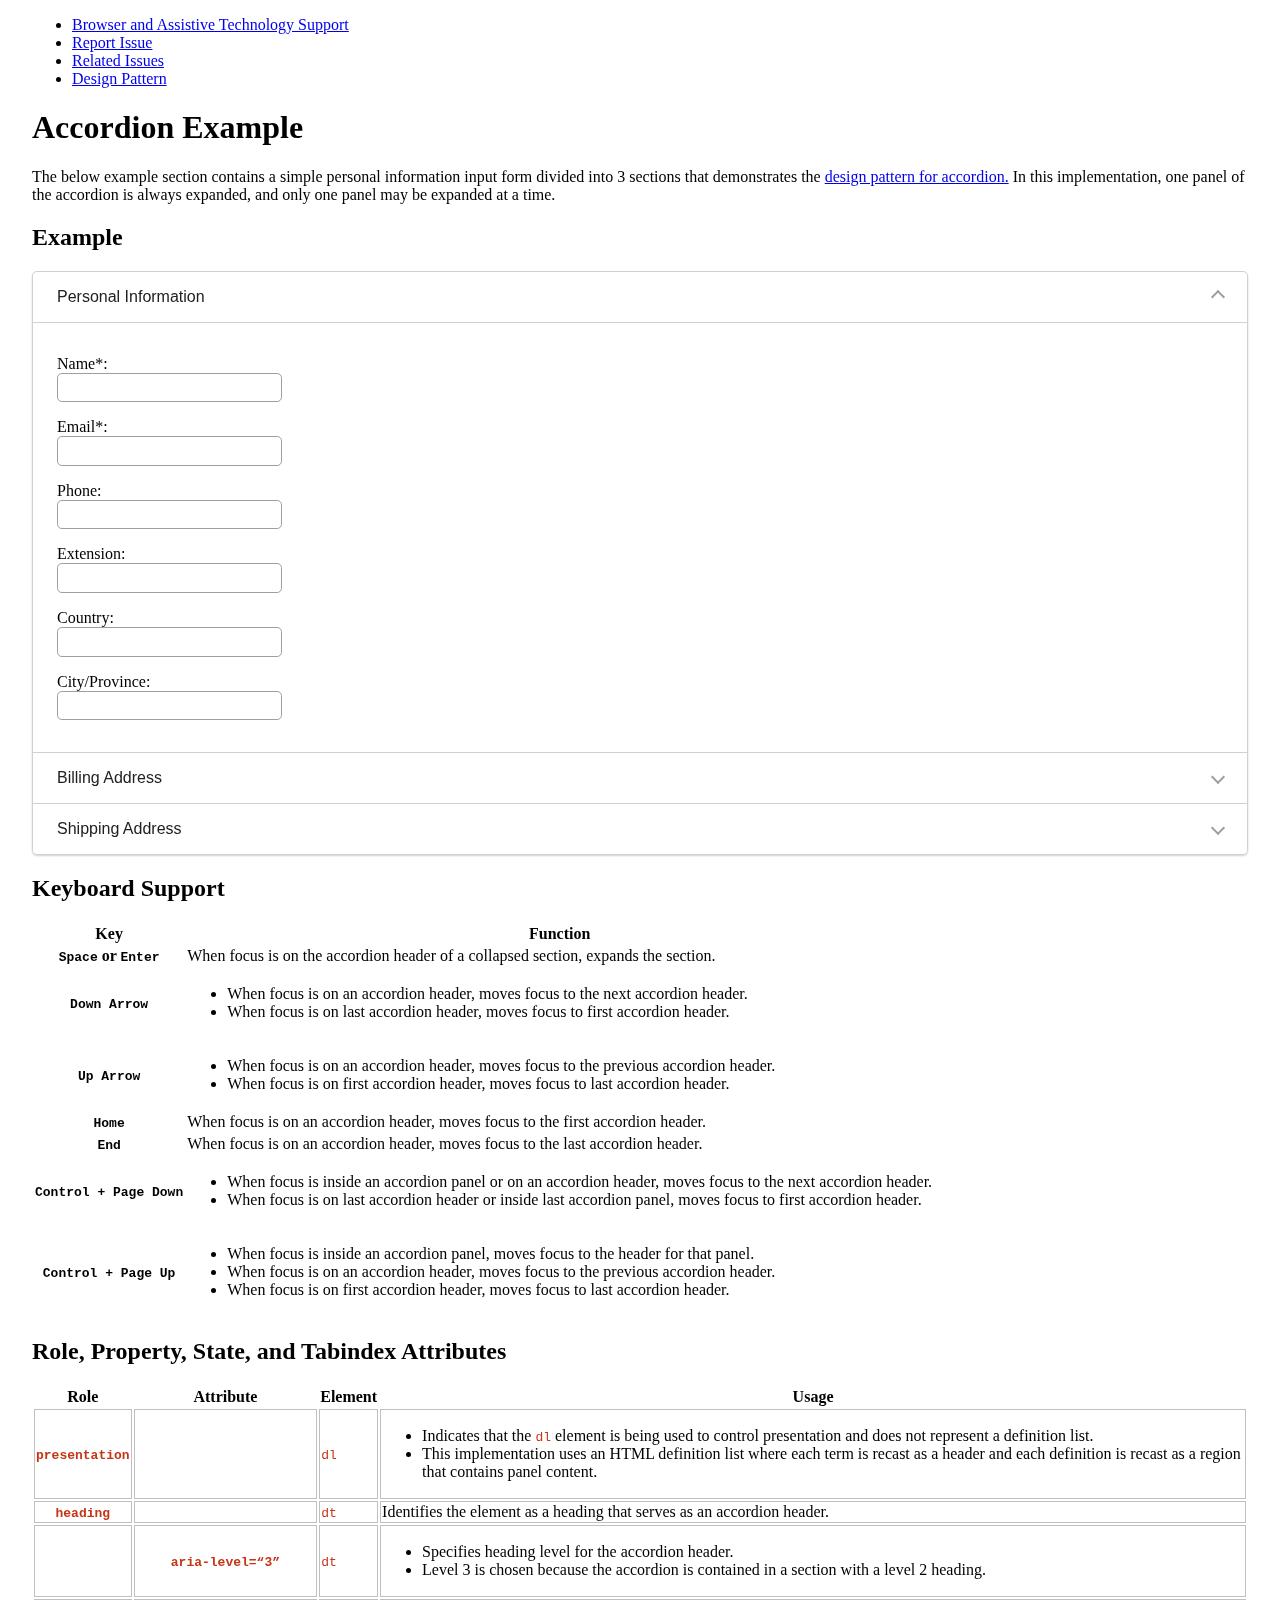
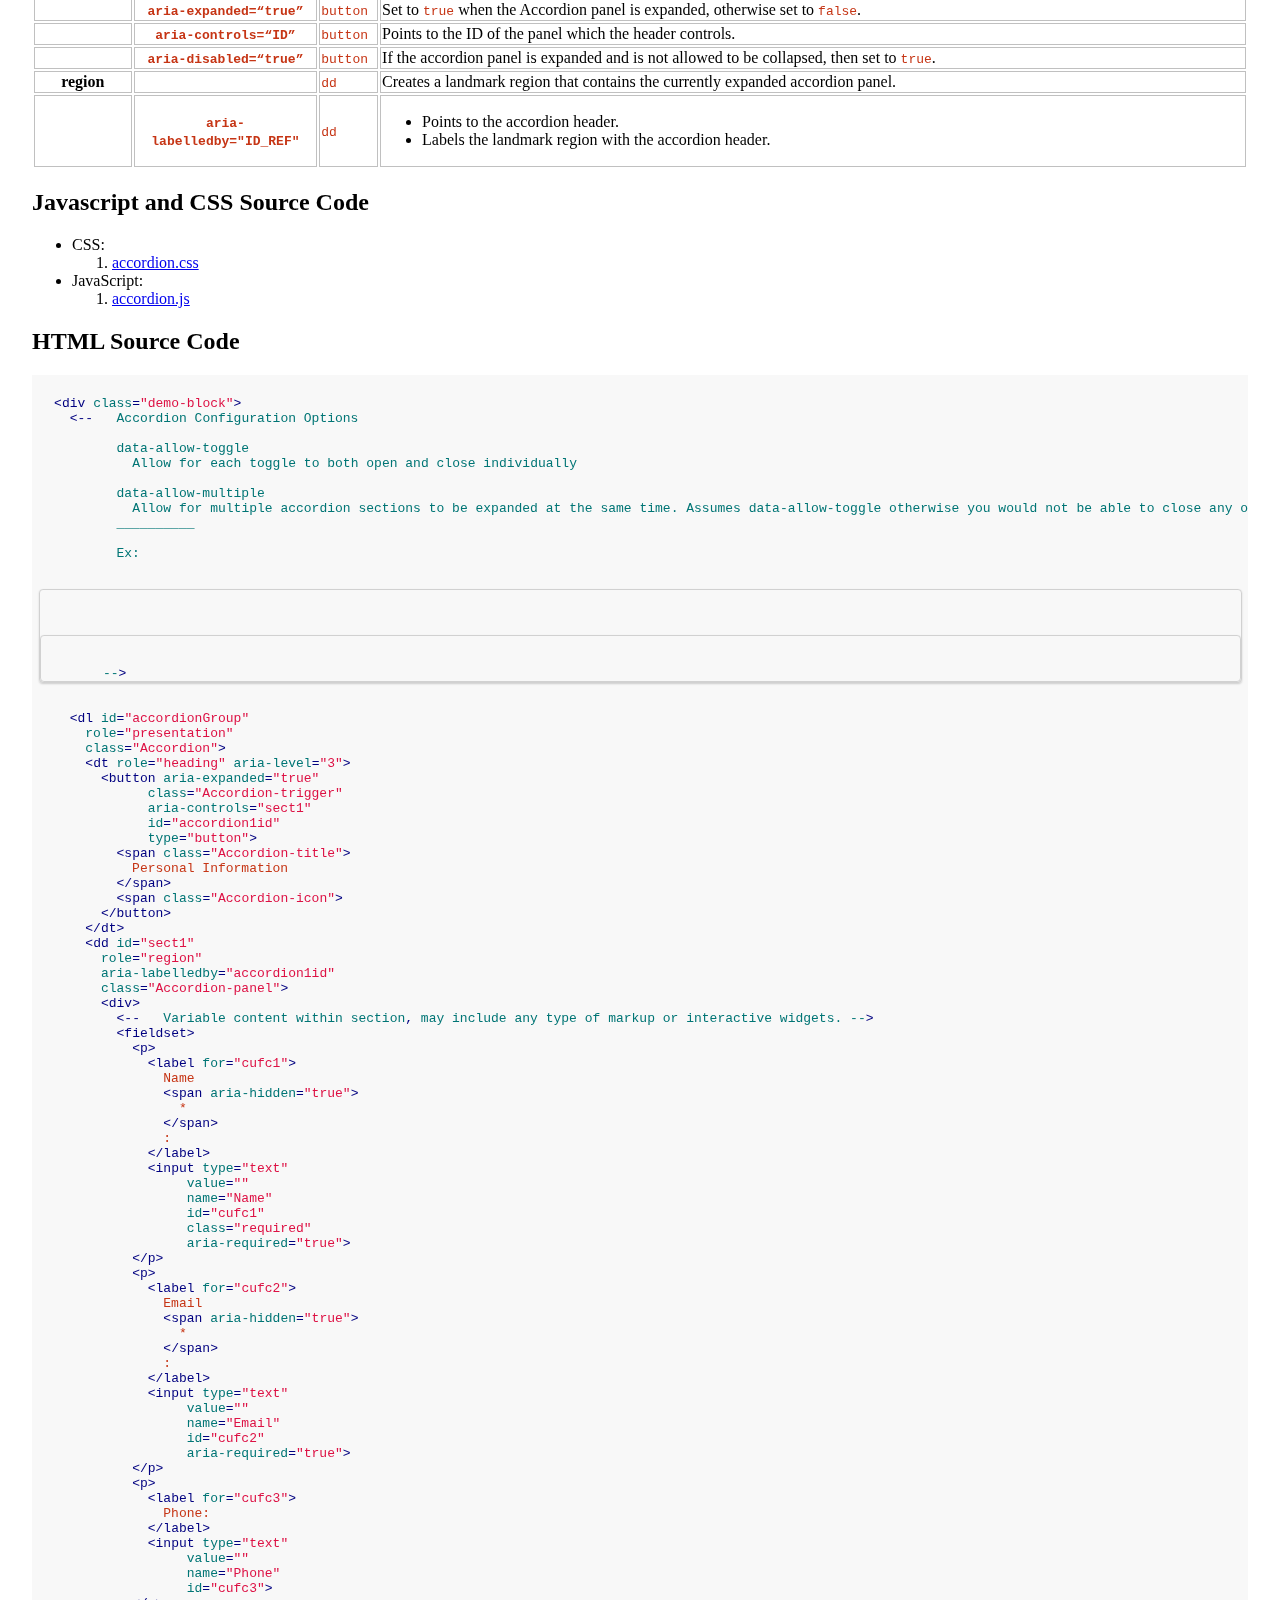
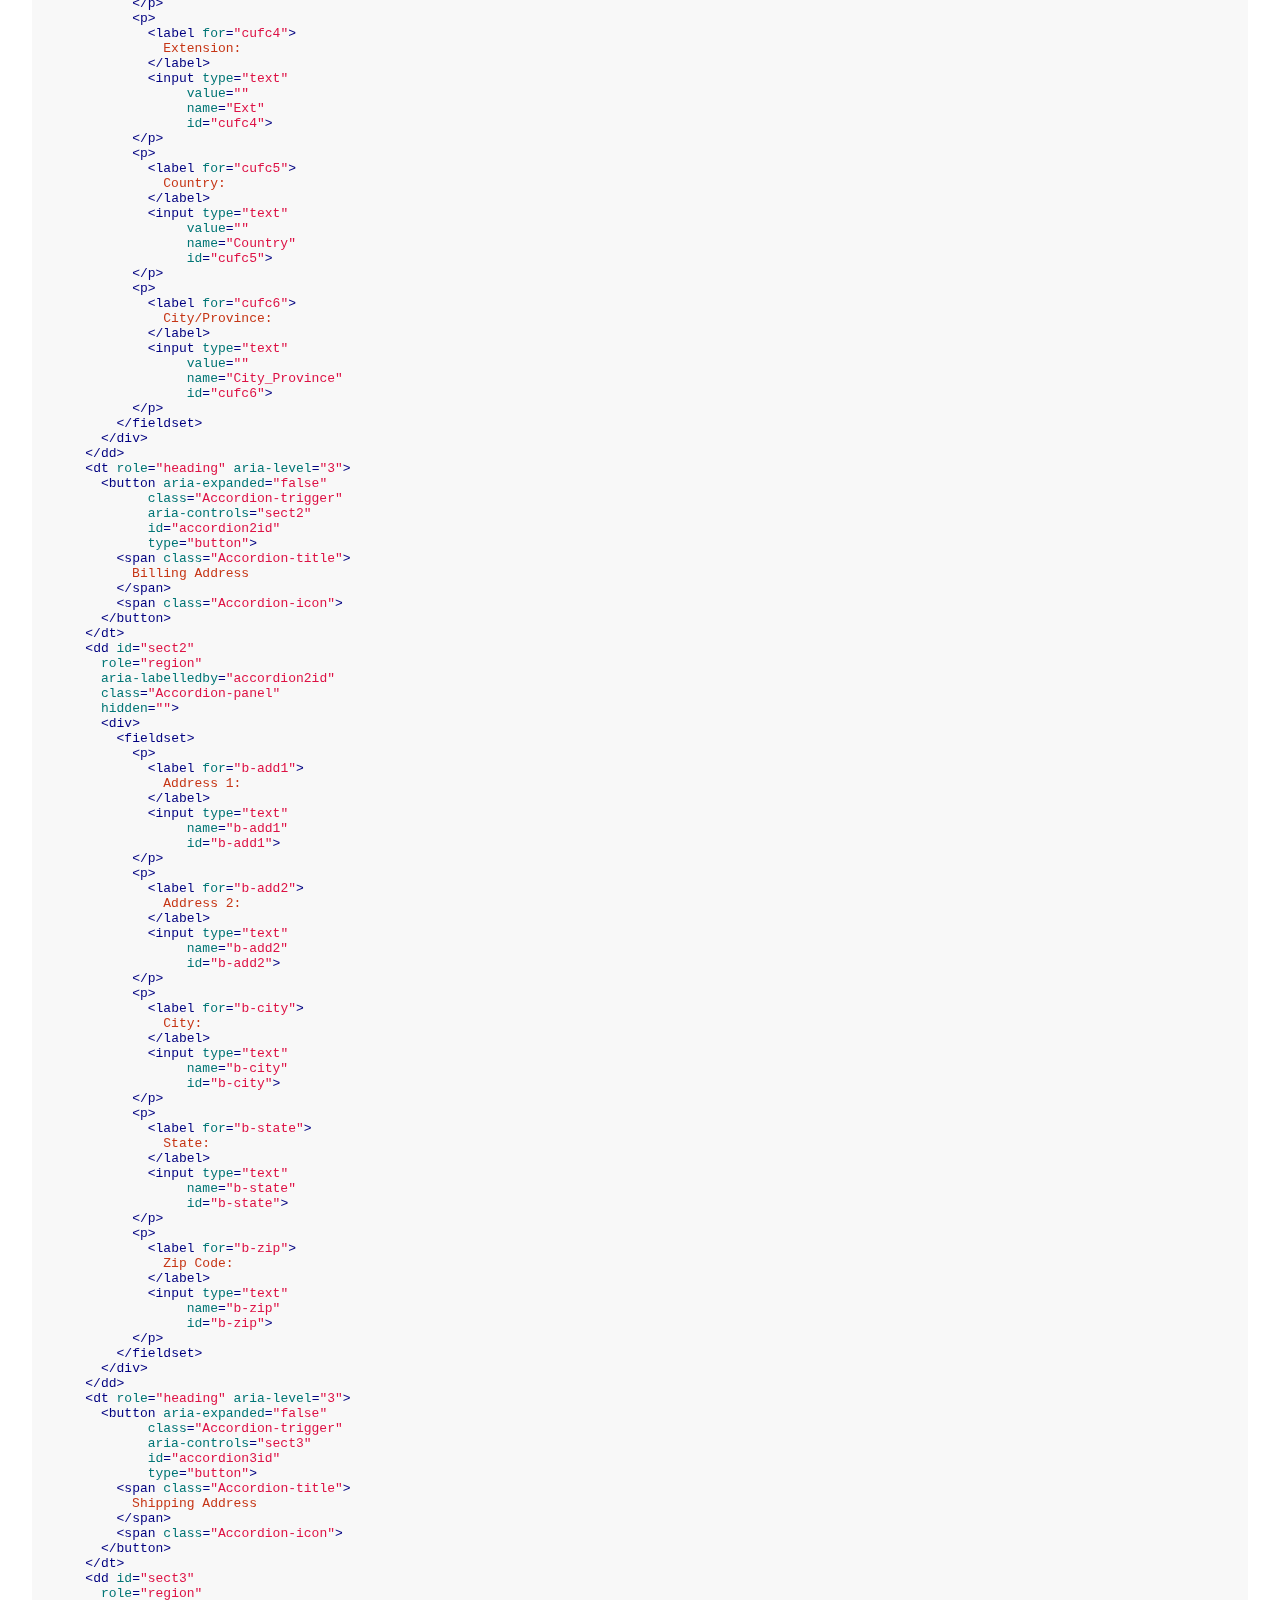
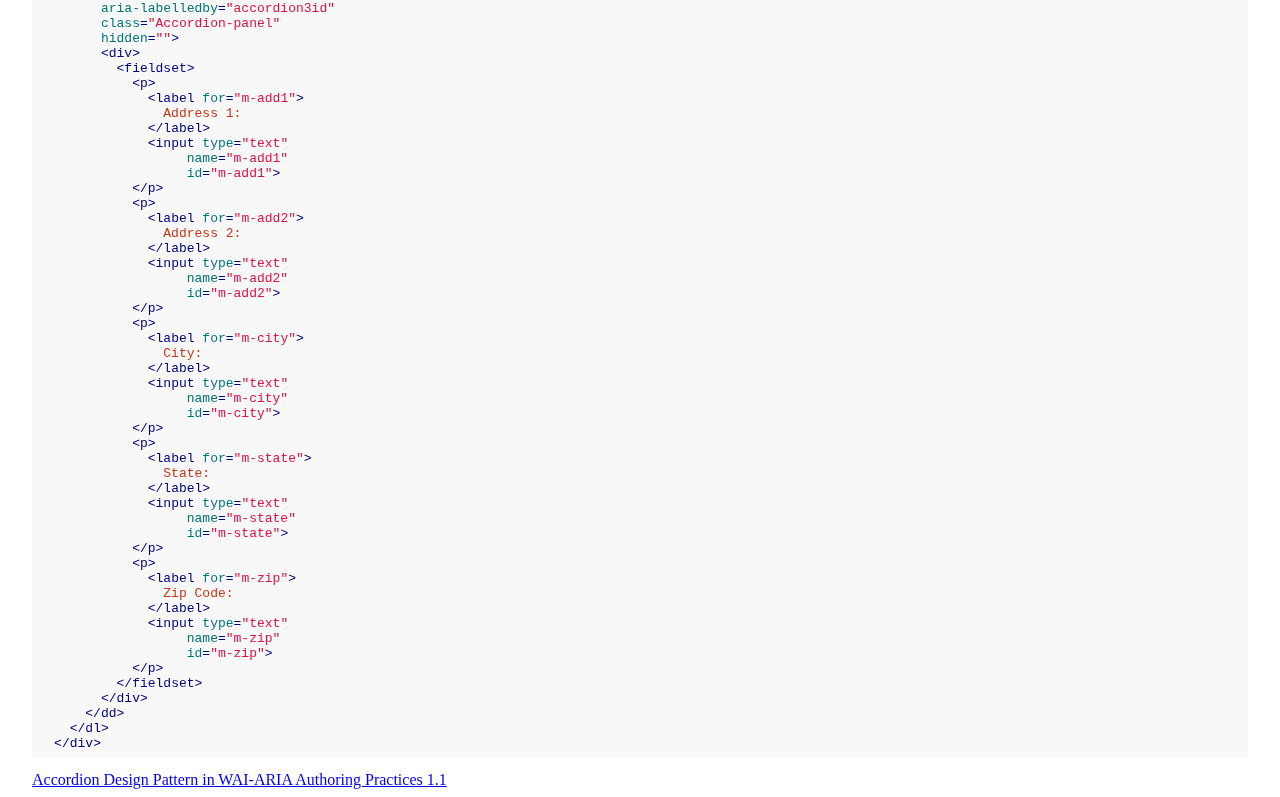
<file: examples/accordion/accordion.html>
<!DOCTYPE html>
<html lang="en">
<head>
<meta http-equiv="Content-Type" content="text/html; charset=UTF-8" />
<meta content="width=device-width, initial-scale=1.0" name="viewport" />
<title>Accordion Example | WAI-ARIA Authoring Practices 1.1</title>
<!--  Core js and css shared by all examples; do not modify when using this template. -->
<link rel="stylesheet" href="https://www.w3.org/StyleSheets/TR/2016/base.css">
<link rel="stylesheet" href="../css/core.css">
<script src="../js/examples.js"></script>
<script src="../js/highlight.pack.js"></script>
<script src="../js/app.js"></script>

<!--  js and css for this example. -->
<link rel="stylesheet" type="text/css" href="css/accordion.css" />

</head>
<body>
  <nav aria-label="Related Links" class="feedback">
    <ul>
      <li><a href="../../#browser_and_AT_support">Browser and Assistive Technology Support</a></li>
      <li><a href="https://github.com/w3c/aria-practices/issues/new">Report Issue</a></li>
      <li><a href="https://github.com/w3c/aria-practices/projects/8">Related Issues</a></li>
      <li><a href="../../#accordion">Design Pattern</a></li>
    </ul>
  </nav>
  <main>
  <h1>Accordion Example</h1>
  <p>
    The below example section contains a simple personal information input form divided into 3 sections
    that demonstrates the
    <a href="../../#accordion">design pattern for accordion.</a>
    In this implementation, one panel of the accordion is always expanded, and only one panel may
    be expanded at a time.
  </p>
  <section>
    <h2 id="ex_label">Example</h2>
    <div role="separator" id="ex_start_sep" aria-labelledby="ex_start_sep ex_label" aria-label="Start of"></div>
    <div id="coding-arena">
      <div class="demo-block">
        <!-- Accordion Configuration Options

          data-allow-toggle
            Allow for each toggle to both open and close individually

          data-allow-multiple
            Allow for multiple accordion sections to be expanded at the same time. Assumes data-allow-toggle otherwise you would not be able to close any of the accordions
          __________

          Ex:
            <dl id="accordionGroup" role="presentation" class="Accordion" data-allow-multiple>

            <dl id="accordionGroup" role="presentation" class="Accordion" data-allow-toggle>

        -->
        <dl id="accordionGroup" role="presentation" class="Accordion">
          <dt role="heading" aria-level="3">
            <button aria-expanded="true" class="Accordion-trigger"
              aria-controls="sect1" id="accordion1id" type="button"
            >
              <span class="Accordion-title">Personal Information</span><span class="Accordion-icon"></span>
            </button>
          </dt>
          <dd id="sect1" role="region" aria-labelledby="accordion1id" class="Accordion-panel">
            <div>
              <!-- Variable content within section, may include any type of markup or interactive widgets. -->
              <fieldset>
                <p>
                  <label for="cufc1">Name<span aria-hidden="true">*</span>:</label>
                  <input type="text" value="" name="Name" id="cufc1" class="required"
                    aria-required="true"
                  >
                </p>
                <p>
                  <label for="cufc2">Email<span aria-hidden="true">*</span>:</label>
                  <input type="text" value="" name="Email" id="cufc2"
                    aria-required="true"
                  >
                </p>
                <p>
                  <label for="cufc3">Phone:</label>
                  <input type="text" value="" name="Phone" id="cufc3">
                </p>
                <p>
                  <label for="cufc4">Extension:</label>
                  <input type="text" value="" name="Ext" id="cufc4">
                </p>
                <p>
                  <label for="cufc5">Country:</label>
                  <input type="text" value="" name="Country" id="cufc5">
                </p>
                <p>
                  <label for="cufc6">City/Province:</label>
                  <input type="text" value="" name="City_Province" id="cufc6">
                </p>
              </fieldset>
            </div>
          </dd>
          <dt role="heading" aria-level="3">
            <button aria-expanded="false" class="Accordion-trigger"
              aria-controls="sect2" id="accordion2id" type="button"
            >
              <span class="Accordion-title">Billing Address</span><span class="Accordion-icon"></span>
            </button>
          </dt>
          <dd id="sect2" role="region" aria-labelledby="accordion2id" class="Accordion-panel" hidden>
            <div>
              <fieldset>
                <p>
                  <label for="b-add1">Address 1:</label>
                  <input type="text" name="b-add1" id="b-add1" />
                </p>
                <p>
                  <label for="b-add2">Address 2:</label>
                  <input type="text" name="b-add2" id="b-add2" />
                </p>
                <p>
                  <label for="b-city">City:</label>
                  <input type="text" name="b-city" id="b-city" />
                </p>
                <p>
                  <label for="b-state">State:</label>
                  <input type="text" name="b-state" id="b-state" />
                </p>
                <p>
                  <label for="b-zip">Zip Code:</label>
                  <input type="text" name="b-zip" id="b-zip" />
                </p>
              </fieldset>
            </div>
          </dd>
          <dt role="heading" aria-level="3">
            <button aria-expanded="false" class="Accordion-trigger"
              aria-controls="sect3" id="accordion3id" type="button"
            >
              <span class="Accordion-title">Shipping Address</span><span class="Accordion-icon"></span>
            </button>
          </dt>
          <dd id="sect3" role="region" aria-labelledby="accordion3id" class="Accordion-panel" hidden>
            <div>
              <fieldset>
                <p>
                  <label for="m-add1">Address 1:</label>
                  <input type="text" name="m-add1" id="m-add1" />
                </p>
                <p>
                  <label for="m-add2">Address 2:</label>
                  <input type="text" name="m-add2" id="m-add2" />
                </p>
                <p>
                  <label for="m-city">City:</label>
                  <input type="text" name="m-city" id="m-city" />
                </p>
                <p>
                  <label for="m-state">State:</label>
                  <input type="text" name="m-state" id="m-state" />
                </p>
                <p>
                  <label for="m-zip">Zip Code:</label>
                  <input type="text" name="m-zip" id="m-zip" />
                </p>
              </fieldset>
            </div>
          </dd>
        </dl>
      </div>
    </div>
    <div role="separator" id="ex_end_sep" aria-labelledby="ex_end_sep ex_label" aria-label="End of"></div>
  </section>
  <section>
    <h2 id="kbd_label">Keyboard Support</h2>
    <table aria-labelledby="kbd_label" class="def">
      <thead>
        <tr>
          <th>Key</th>
          <th>Function</th>
        </tr>
      </thead>
      <tbody>
        <tr>
          <th><kbd>Space</kbd> or <kbd>Enter</kbd></th>
          <td>When focus is on the accordion header of a collapsed section, expands the section.</td>
        </tr>
        <tr>
          <th><kbd>Down Arrow</kbd></th>
          <td>
            <ul>
              <li>When focus is on an accordion header, moves focus to the next accordion header.</li>
              <li>When focus is on last accordion header, moves focus to first accordion header.</li>
            </ul>
          </td>
        </tr>
        <tr>
          <th><kbd>Up Arrow</kbd></th>
          <td>
            <ul>
              <li>When focus is on an accordion header, moves focus to the previous accordion header.</li>
              <li>When focus is on first accordion header, moves focus to last accordion header.</li>
            </ul>
          </td>
        </tr>
        <tr>
          <th><kbd>Home</kbd></th>
          <td>When focus is on an accordion header, moves focus to the first accordion header.</td>
        </tr>
        <tr>
          <th><kbd>End</kbd></th>
          <td>When focus is on an accordion header, moves focus to the last accordion header.</td>
        </tr>
        <tr>
          <th><kbd>Control + Page Down</kbd></th>
          <td>
            <ul>
              <li>When focus is inside an accordion panel or on an accordion header, moves focus to the next accordion header.</li>
              <li>When focus is on last accordion header or inside last accordion panel, moves focus to first accordion header.</li>
            </ul>
          </td>
        </tr>
        <tr>
          <th><kbd>Control + Page Up</kbd></th>
          <td>
            <ul>
              <li>When focus is inside an accordion panel, moves focus to the header for that panel.</li>
              <li>When focus is on an accordion header, moves focus to the previous accordion header.</li>
              <li>When focus is on first accordion header, moves focus to last accordion header.</li>
            </ul>
          </td>
        </tr>
      </tbody>
    </table>
  </section>

  <section>
    <h2 id="rps_label">Role, Property, State, and Tabindex  Attributes</h2>
    <!--
      Update this table to describe how roles, properties, states, and tabindex are used in this example.
    -->
    <table aria-labelledby="rps_label" class="data attributes">
      <thead>
        <tr>
          <th scope="col">Role</th>
          <th scope="col">Attribute</th>
          <th scope="col">Element</th>
          <th scope="col">Usage</th>
        </tr>
      </thead>
      <tbody>
        <tr>
          <th scope="row"><code>presentation</code></th>
          <td></td>
          <td><code>dl</code></td>
          <td>
            <ul>
              <li>Indicates that the <code>dl</code> element is being used to control presentation and does not represent a definition list.</li>
              <li>This implementation uses an HTML definition list where each term is recast as a header and each definition is recast as a region that contains panel content.</li>
            </ul>
          </td>
        </tr>
        <tr>
          <th scope="row"><code>heading</code></th>
          <td></td>
          <td><code>dt</code></td>
          <td>Identifies the element as a heading that serves as an accordion header.</td>
        </tr>
        <tr>
          <td></td>
          <th scope="row"><code>aria-level=<q>3</q></code></th>
          <td><code>dt</code></td>
          <td>
            <ul>
              <li>Specifies heading level for the accordion header.</li>
              <li>Level 3 is chosen because the accordion is contained in a section with a level 2 heading.</li>
            </ul>
          </td>
        </tr>
        <tr>
          <td> </td>
          <th scope="row"><code>aria-expanded=<q>true</q></code></th>
          <td><code>button</code></td>
          <td>
            Set to <code>true</code> when the Accordion panel is expanded, otherwise set to <code>false</code>.
          </td>
        </tr>
        <tr>
          <td> </td>
          <th scope="row"><code>aria-controls=<q>ID</q></code></th>
          <td><code>button</code></td>
          <td>
            Points to the ID of the panel which the header controls.
          </td>
        </tr>
        <tr>
          <td> </td>
          <th scope="row"><code>aria-disabled=<q>true</q></code></th>
          <td><code>button</code></td>
          <td>
            If the accordion panel is expanded and is not allowed to be collapsed, then set to <code>true</code>.
          </td>
        </tr>
        <tr>
          <th scope="row">region</th>
          <td></td>
          <td><code>dd</code></td>
          <td>Creates a landmark region that contains the currently expanded accordion panel.</td>
        </tr>
        <tr>
          <td></td>
          <th scope="row"><code>aria-labelledby=&quot;ID_REF&quot;</code></th>
          <td><code>dd</code></td>
          <td>
            <ul>
              <li>Points to the accordion header.</li>
              <li>Labels the landmark region with the accordion header.</li>
            </ul>
          </td>
        </tr>
      </tbody>
    </table>
  </section>

  <section>
    <h2>Javascript and CSS Source Code</h2>
    <ul>
      <li>
        CSS:
        <ol>
          <li>
            <a href="css/accordion.css" type="tex/css">accordion.css</a>
          </li>
        </ol>
      </li>
      <li>
        JavaScript:
        <ol>
          <li>
            <a href="js/accordion.js" type="text/javascript">accordion.js</a>
          </li>
        </ol>
      </li>
    </ul>
  </section>

  <section>
    <h2 id="sc1_label">HTML Source Code</h2>
    <div role="separator" id="sc1_start_sep" aria-labelledby="sc1_start_sep sc1_label" aria-label="Start of"></div>
    <pre><code id="sc1"></code></pre>
    <div role="separator" id="sc1_end_sep" aria-labelledby="sc1_end_sep sc1_label" aria-label="End of"></div>
    <script>
      sourceCode.add('sc1', 'coding-arena');
      sourceCode.make();
    </script>
  </section>

  </main>
  <nav>
    <a href="../../#accordion">Accordion Design Pattern in WAI-ARIA Authoring Practices 1.1</a>
  </nav>
  <script src="js/accordion.js"></script>
</body>
</html>
</file>
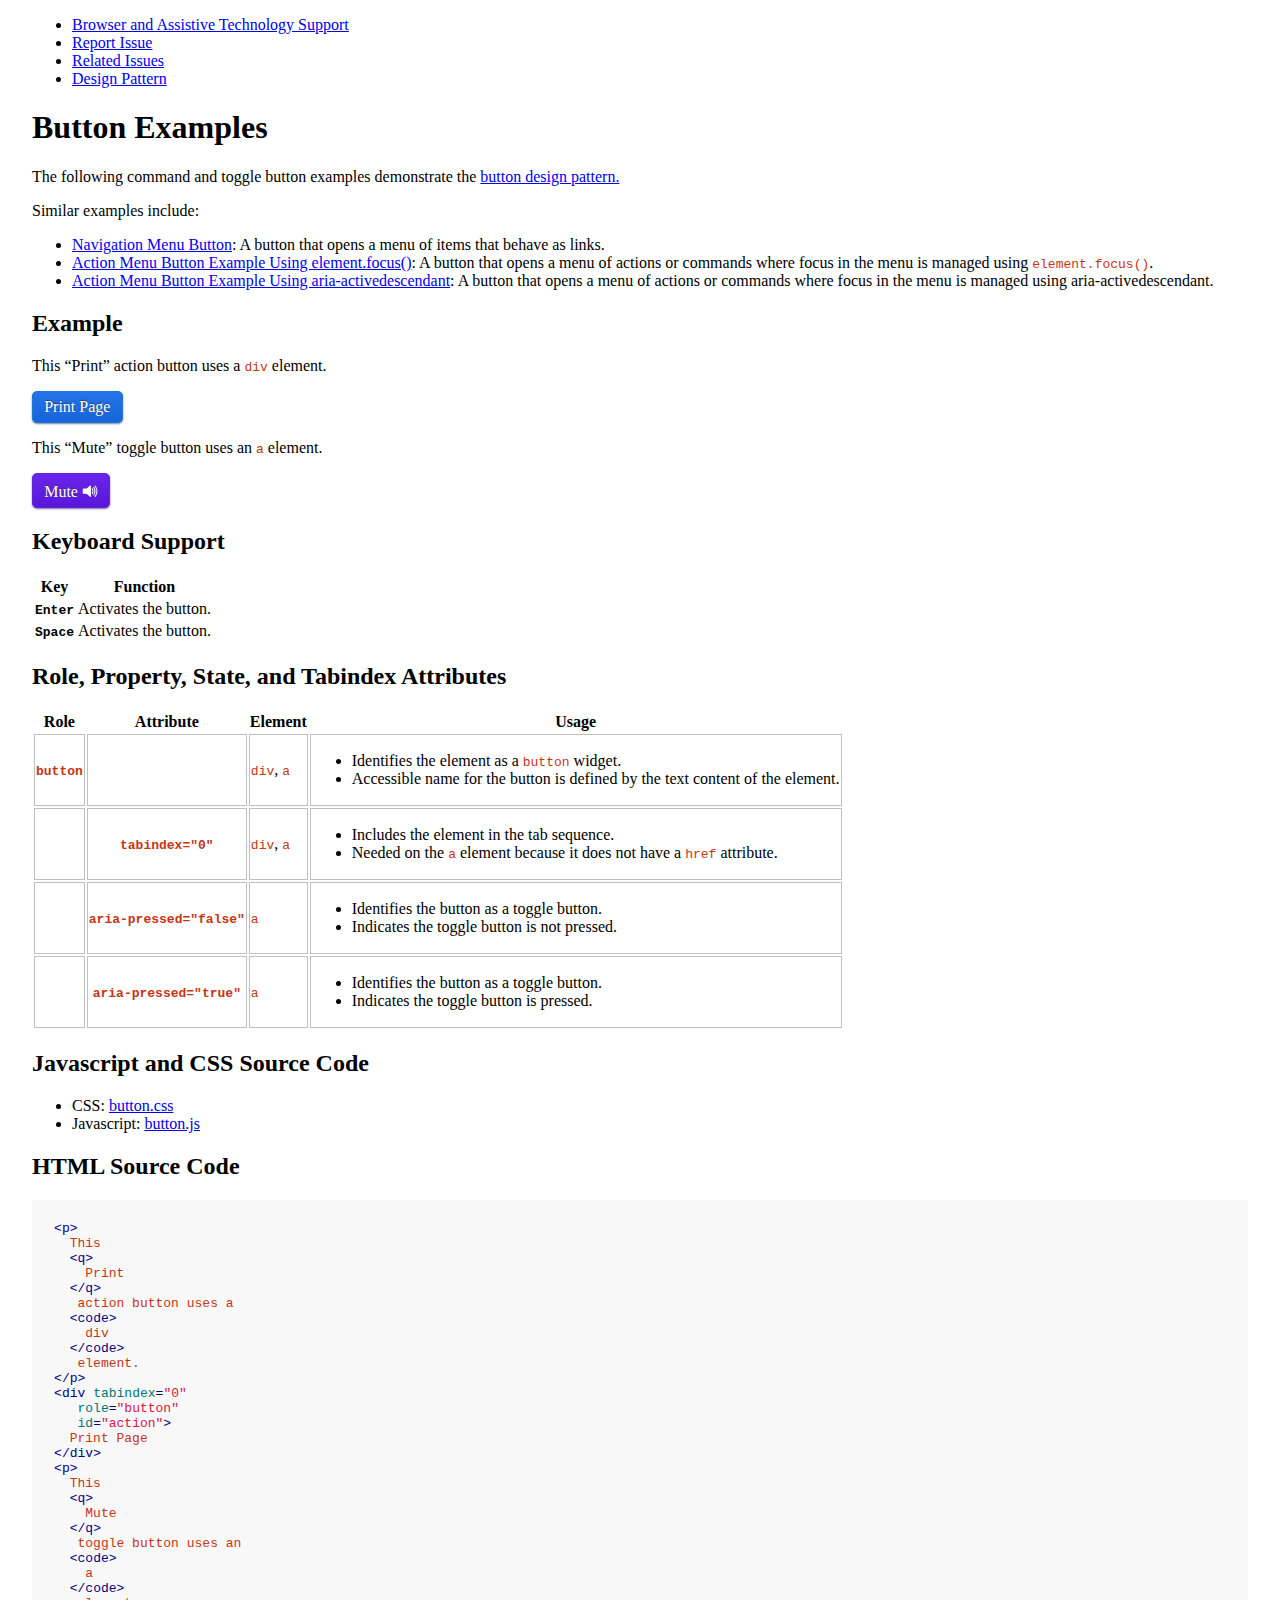
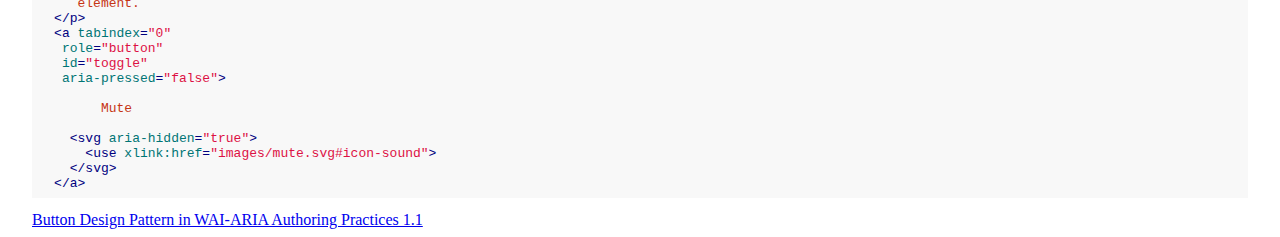
<file: examples/button/button.html>
<!DOCTYPE html>
<html lang="en">
<head>
<meta charset="utf-8" />
<title>Button Examples | WAI-ARIA Authoring Practices 1.1</title>

<!--  Core js and css shared by all examples; do not modify when using this template. -->
<link rel="stylesheet" href="https://www.w3.org/StyleSheets/TR/2016/base.css">
<link rel="stylesheet" href="../css/core.css">
<script src="../js/examples.js" type="text/javascript"></script>
<script src="../js/highlight.pack.js"></script>
<script src="../js/app.js"></script>

<link href="css/button.css" rel="stylesheet">
<script src="js/button.js" type="text/javascript"></script>
</head>
<body>
  <nav aria-label="Related Links" class="feedback">
    <ul>
      <li><a href="../../#browser_and_AT_support">Browser and Assistive Technology Support</a></li>
      <li><a href="https://github.com/w3c/aria-practices/issues/new">Report Issue</a></li>
      <li><a href="https://github.com/w3c/aria-practices/projects/14">Related Issues</a></li>
      <li><a href="../../#button">Design Pattern</a></li>
    </ul>
  </nav>
  <main>
    <h1>Button Examples</h1>
    <p>
      The following command and toggle button examples demonstrate the
      <a href="../../#button">button design pattern.</a>
    </p>
    <p>Similar examples include:</p>
    <ul>
      <li><a href="../menu-button/menu-button-links.html">Navigation Menu Button</a>: A button that opens a menu of items that behave as links.</li>
      <li><a href="../menu-button/menu-button-actions.html">Action Menu Button Example Using element.focus()</a>: A button that opens a menu of actions or commands where focus in the menu is managed using <code>element.focus()</code>.</li>
      <li><a href="../menu-button/menu-button-actions-active-descendant.html">Action Menu Button Example Using aria-activedescendant</a>: A button that opens a menu of actions or commands where focus in the menu is managed using aria-activedescendant.</li>
    </ul>
  <section>
    <h2 id="ex_label">Example</h2>

    <div role="separator" id="ex_start_sep" aria-labelledby="ex_start_sep ex_label" aria-label="Start of"></div>
    <div id="example">
      <p>This <q>Print</q> action button uses a <code>div</code> element.</p>
      <div tabindex="0" role="button" id="action">Print Page</div>
      <p>This <q>Mute</q> toggle button uses an <code>a</code> element.</p>
      <a tabindex="0" role="button" id="toggle" aria-pressed="false">
        Mute 
        <svg aria-hidden="true">
          <use xlink:href="images/mute.svg#icon-sound"></use>
        </svg>
      </a>
    </div>
    <div role="separator" id="ex_end_sep" aria-labelledby="ex_end_sep ex_label" aria-label="End of"></div>
  </section>

  <section>
    <h2 id="kbd_label">Keyboard Support</h2>
    <table aria-labelledby="kbd_label" class="def">
      <thead>
        <tr>
          <th>Key</th>
          <th>Function</th>
        </tr>
      </thead>
      <tbody>
        <tr>
          <th><kbd>Enter</kbd></th>
          <td>Activates the button.</td>
        </tr>
        <tr>
          <th><kbd>Space</kbd></th>
          <td>Activates the button.</td>
        </tr>
      </tbody>
    </table>
  </section>

  <section>
    <h2 id="rps_label">Role, Property, State, and Tabindex  Attributes</h2>
    <table aria-labelledby="rps_label" class="data attributes">
      <thead>
        <tr>
          <th scope="col">Role</th>
          <th scope="col">Attribute</th>
          <th scope="col">Element</th>
          <th scope="col">Usage</th>
        </tr>
      </thead>
      <tbody>
        <tr>
          <th scope="row"><code>button</code></th>
          <td></td>
          <td>
            <code>div</code>, <code>a</code>
          </td>
          <td>
            <ul>
              <li>Identifies the element as a <code>button</code> widget.</li>
              <li> Accessible name for the button is defined by the text content of the element.</li>
            </ul>
          </td>
        </tr>
        <tr>
          <td></td>
          <th scope="row">
            <code>tabindex=&quot;0&quot;</code>
          </th>
          <td>
            <code>div</code>, <code>a</code>
          </td>
          <td>
            <ul>
              <li>Includes the element in the tab sequence.</li>
              <li>Needed on the <code>a</code> element because it does not have a <code>href</code> attribute.</li>
            </ul>
          </td>
        </tr>
        <tr>
          <td></td>
          <th scope="row"><code>aria-pressed=&quot;false&quot;</code></th>
          <td><code>a</code></td>
          <td>
            <ul>
              <li>Identifies the button as a toggle button.</li>
              <li>Indicates the toggle button is not pressed.</li>
            </ul>
          </td>
        </tr>
        <tr>
          <td></td>
          <th scope="row"><code>aria-pressed=&quot;true&quot;</code></th>
          <td><code>a</code></td>
          <td>
          <ul>
              <li>Identifies the button as a toggle button.</li>
              <li>Indicates the toggle button is pressed.</li>
            </ul>
          </td>
        </tr>
      </tbody>
    </table>
  </section>

  <section>
    <h2>Javascript and CSS Source Code</h2>
    <ul>
      <li>
        CSS:
        <a href="css/button.css" type="tex/css">button.css</a>
      </li>
      <li>
        Javascript:
        <a href="js/button.js" type="text/javascript">button.js</a>
      </li>
    </ul>
  </section>

 <section>
    <h2 id="sc1_label">HTML Source Code</h2>
    <div role="separator" id="sc1_start_sep" aria-labelledby="sc1_start_sep sc1_label" aria-label="Start of"></div>
    <pre><code id="source1"></code></pre>
    <div role="separator" id="sc1_end_sep" aria-labelledby="sc1_end_sep sc1_label" aria-label="End of"></div>
    <script>
      sourceCode.add('source1', 'example');
      sourceCode.make();
    </script>
  </section>
  </main>
  <nav>
    <a href="../../#button">Button Design Pattern in WAI-ARIA Authoring Practices 1.1</a>
  </nav>
</body>
</html>
</file>
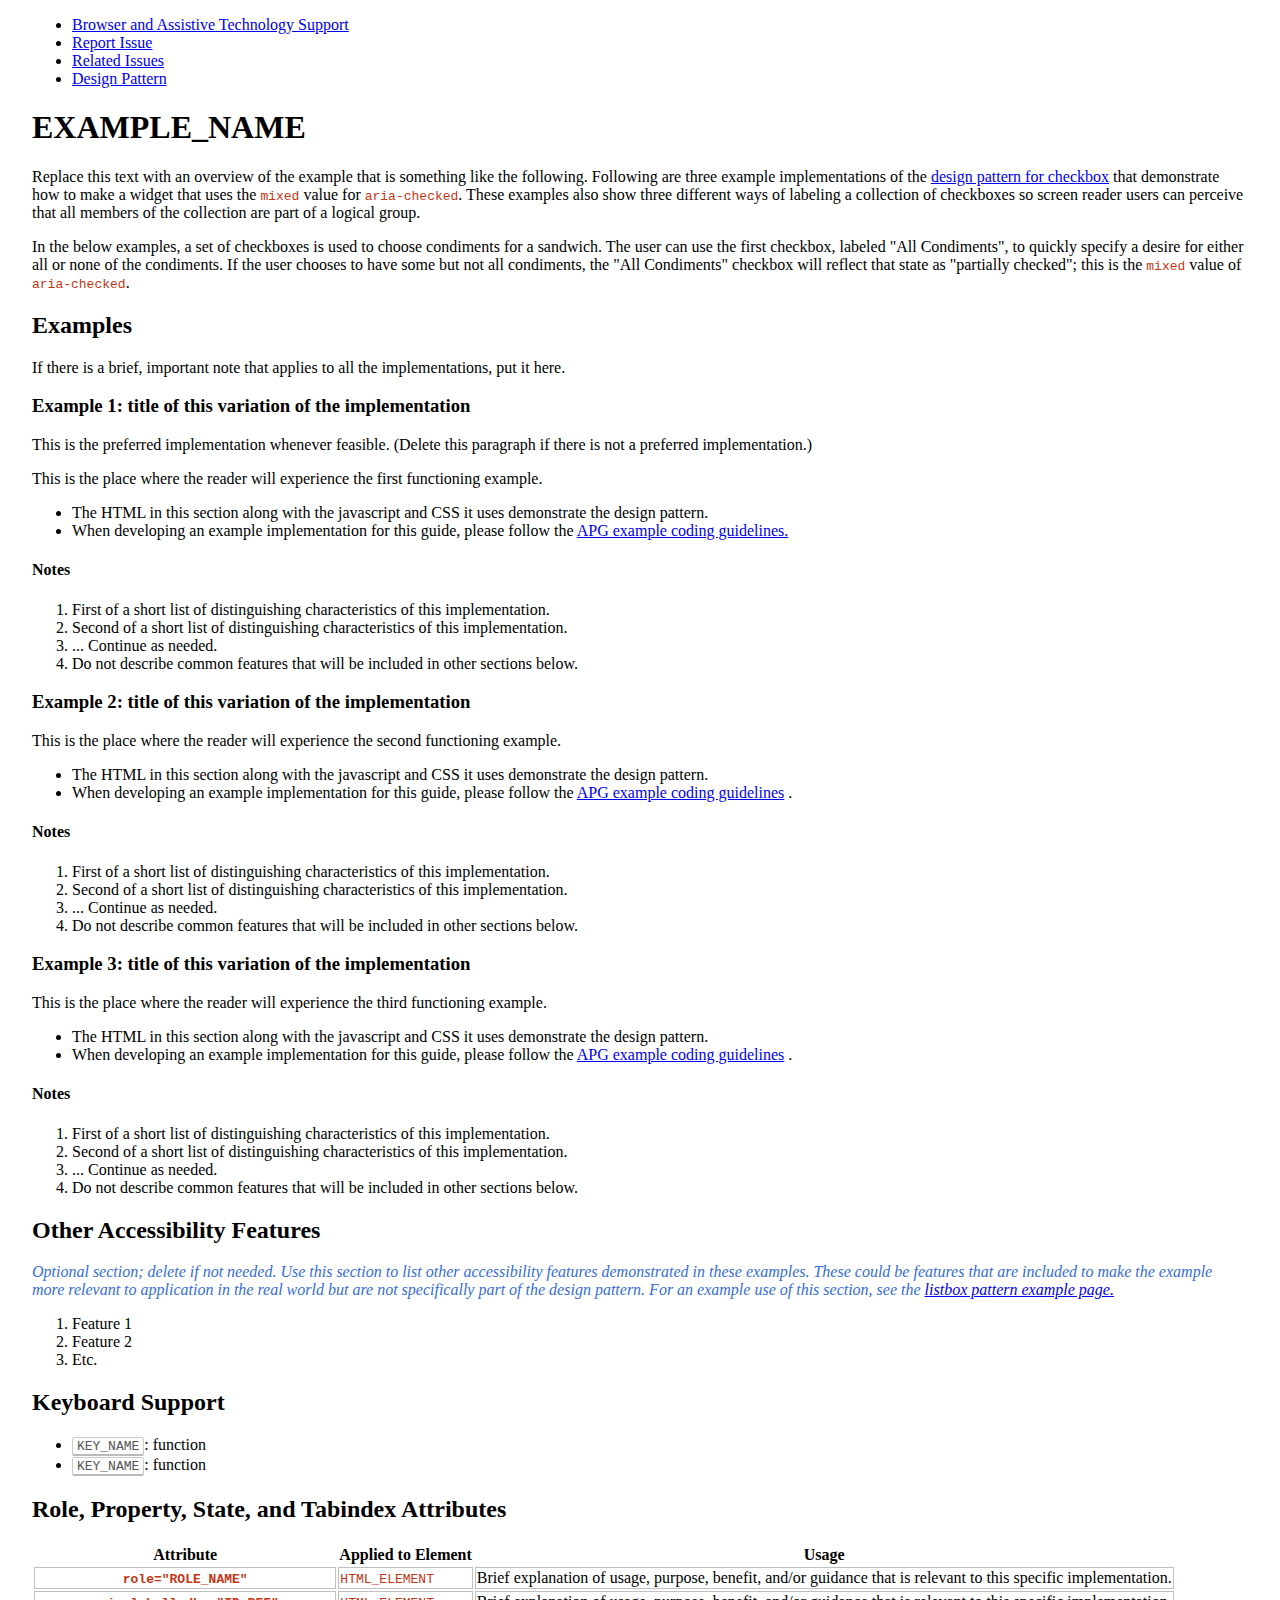
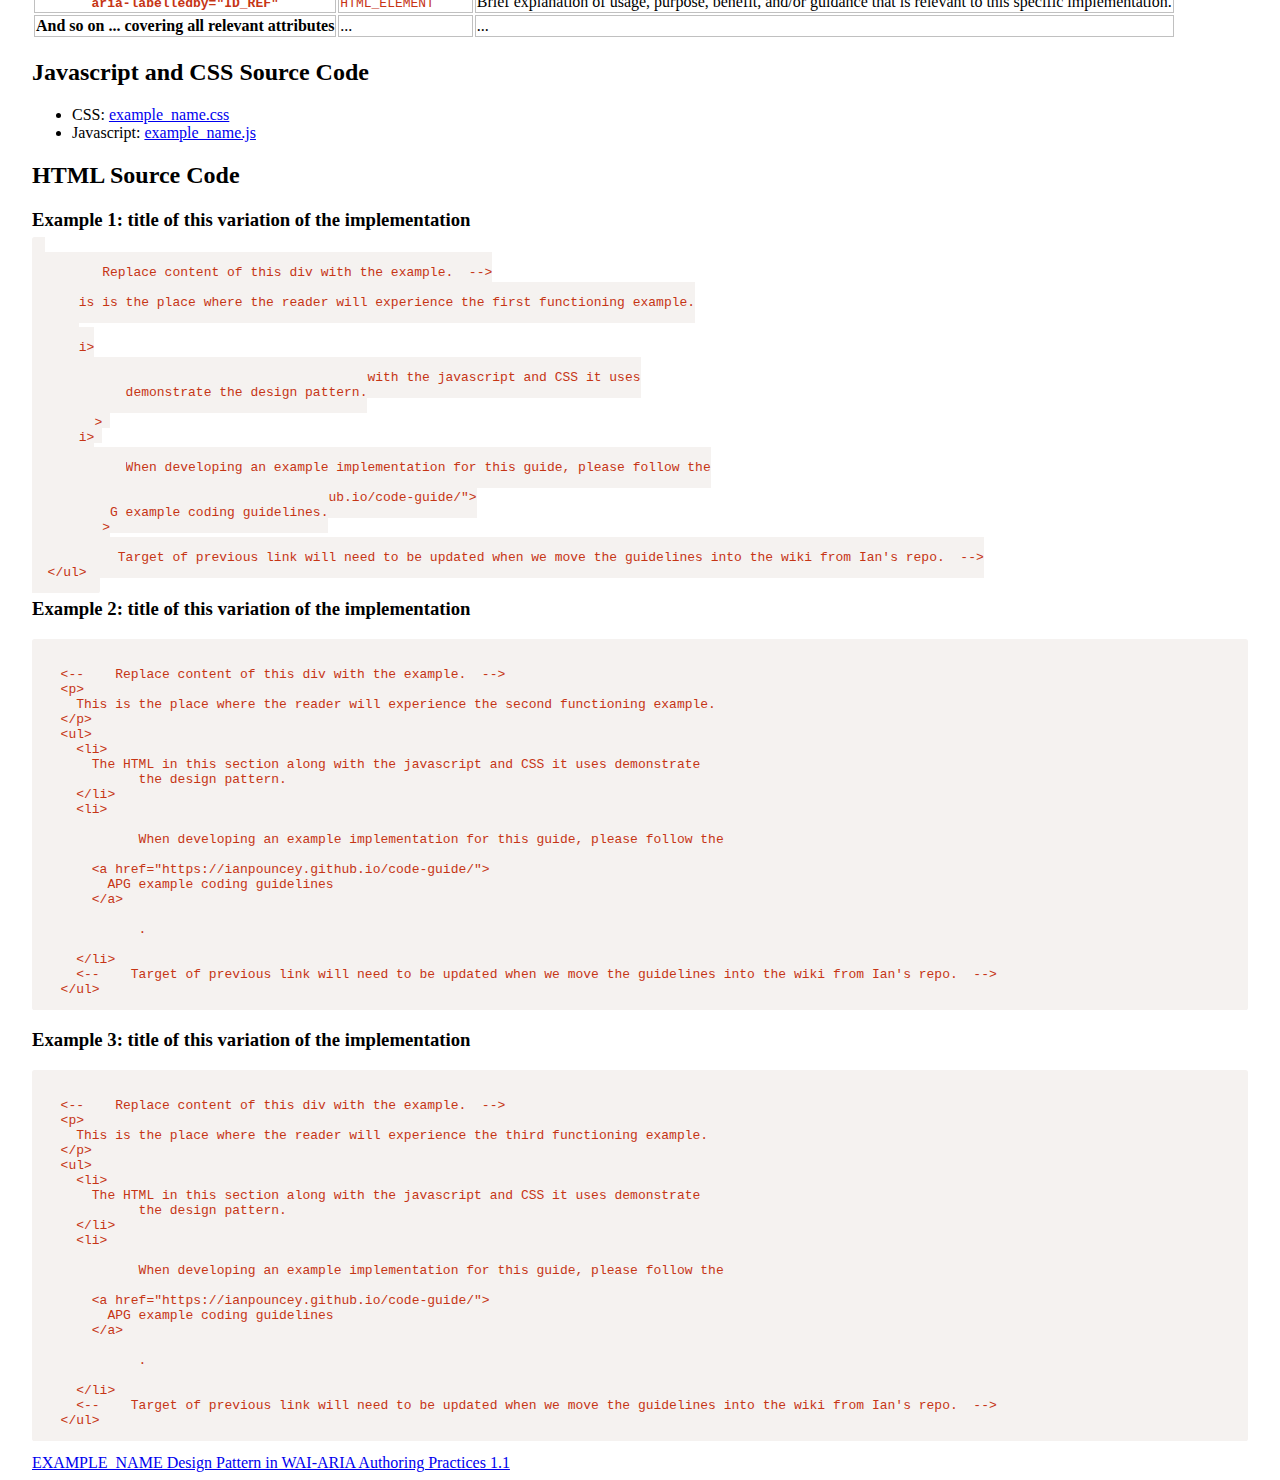
<file: examples/coding-template/Depricated-MultipleImplementationExample-Template.html>
<!DOCTYPE html>
<html lang="en">
<head>
<meta charset="utf-8" />
<!--
  This template is depricated.
  As of November 21, 2016, the task force agrees that:
  * We will put one example per page.
  * Multiple examples on a page add complexity, create greater potential for confusion.
  * Priority is clarity and simplicity even if that creates some duplication of content.
  An example that was implemented with this template can be found in: examples/checkbox/checkbox-2.html.
  This template is for examples where multiple implementations of the same design pattern are demonstrated.
  This template includes space for 3 implementations; reduce or expand as needed.
  Use this template when multiple implementations are needed to demonstrate subtle but important variations in the design pattern.
  If you use this template file, rename it to reflect the name of the example, e.g., TriStateCheckboxes.html.
  Similarly, rename the javascript and CSS stub files in the js and css subdirectories and update the head element of this file.
-->

<!--  Give this example implementation a name and put it in the title element, e.g., "Checkbox" if implementing the checkbox pattern.
  The name should be unique if the pattern will have multiple implementations,
  e.g., "Simple Two-State Checkbox" or "Three-State Checkbox".
  -->
<title>EXAMPLE_NAME | WAI-ARIA Authoring Practices 1.1</title>

<!--  Core js and css shared by all examples; do not modify when using this template. -->
<link href="../css/core.css" rel="stylesheet">
<script src="../js/examples.js" type="text/javascript"></script>

<!--  js and css for this example.
  When developing an example implementation of a design pattern,
  these files will contain the CSS and JS for the example implementation.
  Rename these files to match the name of the example, e.g., checkbox.js if implementing the checkbox design pattern.
-->
<link href="css/example_name.css" rel="stylesheet">
<script src="js/example_name.js" type="text/javascript"></script>

</head>
<body>
  <nav aria-label="Related Links" class="feedback">
    <ul>
      <li><a href="../../#browser_and_AT_support">Browser and Assistive Technology Support</a></li>
      <li><a href="https://github.com/w3c/aria-practices/issues/new">Report Issue</a></li>
      <li><a href="project_url">Related Issues</a></li>
      <li><a href="../../#pattern_id">Design Pattern</a></li>
    </ul>
  </nav>
  <main> <!--  Repeat the name of the example in this H1  -->
  <h1>EXAMPLE_NAME</h1>

  <p>
    <!-- Provide an overview of the example where the first sentence provides a link to the section of aria-practices.html that describes the pattern this example implements.
            Include a simple, plain-language description of how the examples work and the differences among the implementations.
            -->
    Replace this text with an overview of the example that is something like the following.
    Following are three example implementations of the
    <a href="../../#checkbox">design pattern for checkbox</a>
    that demonstrate how to make a widget that uses the <code>mixed</code> value for <code>aria-checked</code>.
    These examples also show three different ways of labeling a collection of checkboxes so screen
    reader users can perceive that all members of the collection are part of a logical group.
  </p>
  <p>
    In the below examples, a set of checkboxes is used to choose condiments for a sandwich. The user
    can use the first checkbox, labeled "All Condiments", to quickly specify a desire for either all
    or none of the condiments. If the user chooses to have some but not all condiments, the "All
    Condiments" checkbox will reflect that state as "partially checked"; this is the <code>mixed</code>
    value of <code>aria-checked</code>.
  </p>

  <section>
    <h2>Examples</h2>
    <p>If there is a brief, important note that applies to all the implementations, put it here.</p>
    <section>
      <h3 id="ex1_label">Example 1: title of this variation of the implementation</h3>
      <!--  If there is a preferred implementation, make it the first implementation.  -->
      <p>
        This is the preferred implementation whenever feasible. (Delete this paragraph if there
        is not a preferred implementation.)
      </p>
      <div role="separator" id="ex1_start_sep" aria-labelledby="ex1_start_sep ex1_label" aria-label="Start of"></div>
      <!--
        Note the ID of the following div that contains the example HTML is used as a parameter for the sourceCode.add() function.
        The sourceCode functions in the examples/js/examples.js render the HTML source to show it to the reader of the example page.
        If you change the ID of this div, be sure to update the parameters of the sourceCode.add() function call, which is made following the div with id="sc1" where the HTML is render.
        The div for the rendered HTML source is in the last section of the page.
      -->
      <div id="ex1">
        <!--  Replace content of this div with the example.  -->
        <p>This is the place where the reader will experience the first functioning example.</p>
        <ul>
          <li>
            The HTML in this section along with the javascript and CSS it uses
            demonstrate the design pattern.
          </li>
          <li>
            When developing an example implementation for this guide, please follow the
            <a href="https://ianpouncey.github.io/code-guide/">APG example coding guidelines.</a>
          </li>
          <!--  Target of previous link will need to be updated when we move the guidelines into the wiki from Ian's repo.  -->
        </ul>
      </div>
      <div role="separator" id="ex1_end_sep" aria-labelledby="ex1_end_sep ex1_label" aria-label="End of"></div>
      <h4>Notes</h4>
      <ol>
        <li>First of a short list of distinguishing characteristics of this implementation.</li>
        <li>Second of a short list of distinguishing characteristics of this implementation.</li>
        <li>... Continue as needed.</li>
        <li>Do not describe common features that will be included in other sections below.</li>
      </ol>
    </section>

    <section>
      <h3 id="ex2_label">Example 2: title of this variation of the implementation</h3>
      <div role="separator" id="ex2_start_sep" aria-labelledby="ex2_start_sep ex2_label" aria-label="Start of"></div>
      <!--
        Note the ID of the following div that contains the example HTML is used as a parameter for the sourceCode.add() function.
        The sourceCode functions in the examples/js/examples.js render the HTML source to show it to the reader of the example page.
        If you change the ID of this div, be sure to update the parameters of the sourceCode.add() function call, which is made following the div with id="sc2" where the HTML is render.
        The div for the rendered HTML source is in the last section of the page.
      -->
      <div id="ex2">
        <!--  Replace content of this div with the example.  -->
        <p>This is the place where the reader will experience the second functioning example.</p>
        <ul>
          <li>The HTML in this section along with the javascript and CSS it uses demonstrate
            the design pattern.</li>
          <li>
            When developing an example implementation for this guide, please follow the
            <a href="https://ianpouncey.github.io/code-guide/">APG example coding guidelines</a>
            .
          </li>
          <!--  Target of previous link will need to be updated when we move the guidelines into the wiki from Ian's repo.  -->
        </ul>
      </div>
      <div role="separator" id="ex2_end_sep" aria-labelledby="ex2_end_sep ex2_label" aria-label="End of"></div>
      <h4>Notes</h4>
      <ol>
        <li>First of a short list of distinguishing characteristics of this implementation.</li>
        <li>Second of a short list of distinguishing characteristics of this implementation.</li>
        <li>... Continue as needed.</li>
        <li>Do not describe common features that will be included in other sections below.</li>
      </ol>
    </section>

    <section>
      <h3 id="ex3_label">Example 3: title of this variation of the implementation</h3>
      <div role="separator" id="ex3_start_sep" aria-labelledby="ex3_start_sep ex3_label" aria-label="Start of"></div>
      <!--
        Note the ID of the following div that contains the example HTML is used as a parameter for the sourceCode.add() function.
        The sourceCode functions in the examples/js/examples.js render the HTML source to show it to the reader of the example page.
        If you change the ID of this div, be sure to update the parameters of the sourceCode.add() function call, which is made following the div with id="sc3" where the HTML is render.
        The div for the rendered HTML source is in the last section of the page.
    -->
      <div id="ex3">
        <!--  Replace content of this div with the example.  -->
        <p>This is the place where the reader will experience the third functioning example.</p>
        <ul>
          <li>The HTML in this section along with the javascript and CSS it uses demonstrate
            the design pattern.</li>
          <li>
            When developing an example implementation for this guide, please follow the
            <a href="https://ianpouncey.github.io/code-guide/">APG example coding guidelines</a>
            .
          </li>
          <!--  Target of previous link will need to be updated when we move the guidelines into the wiki from Ian's repo.  -->
        </ul>
      </div>
      <div role="separator" id="ex3_end_sep" aria-labelledby="ex3_end_sep ex3_label" aria-label="End of"></div>
      <h4>Notes</h4>
      <ol>
        <li>First of a short list of distinguishing characteristics of this implementation.</li>
        <li>Second of a short list of distinguishing characteristics of this implementation.</li>
        <li>... Continue as needed.</li>
        <li>Do not describe common features that will be included in other sections below.</li>
      </ol>
    </section>
  </section>

  <section>
    <h2>Other Accessibility Features</h2>
    <p class="annotate">
      Optional section; delete if not needed.
      Use this section to list other accessibility features
      demonstrated in these examples.
      These could be features that are included to make the example more relevant to application in the real world but are not specifically part of the design pattern.
      For an example use of this section, see the
      <a href="../listbox/listbox.html">listbox pattern example page.</a>
    </p>
    <ol>
      <li>Feature 1</li>
      <li>Feature 2</li>
      <li>Etc.</li>
    </ol>
  </section>

  <section>
    <h2 id="kbd_label">Keyboard Support</h2>
    <!--
      List the keys supported in this example.
      Recommendation: Copy the list from the keyboard section of the design pattern in aria-practices.html
      and then reduce/simplify it to describe only what this example supports and how it behaves.
     -->
    <ul>
      <li><kbd>KEY_NAME</kbd>: function</li>
      <li><kbd>KEY_NAME</kbd>: function</li>
    </ul>
  </section>

  <section>
    <h2 id="rps_label">Role, Property, State, and Tabindex  Attributes</h2>
    <!--
      Update this table to describe how roles, properties, states, and tabindex are used in this example.
      If the content will vary significantly for the above implementations, make this a level 4 section inside each of the above level 3 implementation sections.
    -->
    <table aria-labelledby="rps_label" class="data attributes">
      <thead>
        <tr>
          <th>Attribute</th>
          <th>Applied to Element</th>
          <th>Usage</th>
        </tr>
      </thead>
      <tbody>
        <tr>
          <th><code>role=&quot;ROLE_NAME&quot;</code></th>
          <td><code>HTML_ELEMENT</code></td>
          <td>Brief explanation of usage, purpose, benefit, and/or guidance that is relevant to this specific implementation.</td>
        </tr>
        <tr>
          <th>
            <!--  Specify states and properties used like this; replace with the attributes that are relevant. -->
            <code>aria-labelledby=&quot;ID_REF&quot;</code>
          </th>
          <td><code>HTML_ELEMENT</code></td>
          <td>Brief explanation of usage, purpose, benefit, and/or guidance that is relevant to this specific implementation.</td>
        </tr>
        <tr>
          <th>And so on ... covering all relevant attributes</th>
          <td>...</td>
          <td>...</td>
        </tr>
      </tbody>
    </table>
  </section>

  <section>
    <h2>Javascript and CSS Source Code</h2>
    <!--  After the js and css files are named with the name of this example, change the href and text of the following 2 links to refer to the appropriate js and css files.  -->
    <ul>
      <li>
        CSS:
        <a href="css/example_name.css" type="tex/css">example_name.css</a>
      </li>
      <li>
        Javascript:
        <a href="js/example_name.js" type="text/javascript">example_name.js</a>
      </li>
    </ul>
  </section>

  <section>
    <h2>HTML Source Code</h2>
    <h3 id="sc1_label">Example 1: title of this variation of the implementation</h3>
    <div id="sc1_start_sep" role="separator" aria-labelledby="sc1_start_sep sc1_label" aria-label="Start of HTML for" ></div>
    <pre><code id="sc1"></code></pre>
    <div id="sc1_end_sep" role="separator" aria-labelledby="sc1_end_sep sc1_label" aria-label="End of HTML for" ></div>
    <!--
      The following script will show the reader the HTML source for the example that is in the div with ID 'ex1'.
      It renders the HTML in the preceding pre element with ID 'sc1'.
      If you change the ID of either the 'ex1' div or the 'sc1' pre, be sure to update the sourceCode.add function parameters.
    -->
    <script>sourceCode.add('sc1', 'ex1')</script>

    <h3 id="sc2_label">Example 2: title of this variation of the implementation</h3>
    <div id="sc2_start_sep" role="separator" aria-labelledby="sc2_start_sep sc2_label" aria-label="Start of HTML for" ></div>
    <pre id="sc2"></pre>
    <div id="sc2_end_sep" role="separator" aria-labelledby="sc2_end_sep sc2_label" aria-label="End of HTML for" ></div>
    <!--
      The following script will show the reader the HTML source for the example that is in the div with ID 'ex2'.
      It renders the HTML in the preceding pre element with ID 'sc2'.
      If you change the ID of either the 'ex2' div or the 'sc2' pre, be sure to update the sourceCode.add function parameters.
      -->
    <script>sourceCode.add('sc2', 'ex2')</script>

    <h3 id="sc3_label">Example 3: title of this variation of the implementation</h3>
    <div id="sc3_start_sep" role="separator" aria-labelledby="sc3_start_sep sc3_label" aria-label="Start of HTML for" ></div>
    <pre id="sc3"></pre>
    <div id="sc3_end_sep" role="separator" aria-labelledby="sc3_end_sep sc3_label" aria-label="End of HTML for" ></div>
    <!--
      The following script will show the reader the HTML source for the example that is in the div with ID 'ex3'.
      It renders the HTML in the preceding pre element with ID 'sc3'.
      If you change the ID of either the 'ex3' div or the 'sc3' pre, be sure to update the sourceCode.add function parameters.
    -->
    <script>sourceCode.add('sc3', 'ex3') </script>
    <!--  After all source has been added, run make to do the insert.  -->
    <script> sourceCode.make() </script>
  </section>
  </main>
  <nav>
    <!--  Update the pattern_ID parameter of this link to refer to the APG design pattern section related to this example.  -->
    <a href="../../#pattern_ID">EXAMPLE_NAME Design Pattern in WAI-ARIA Authoring Practices 1.1</a>
  </nav>
</body>
</html>
</file>
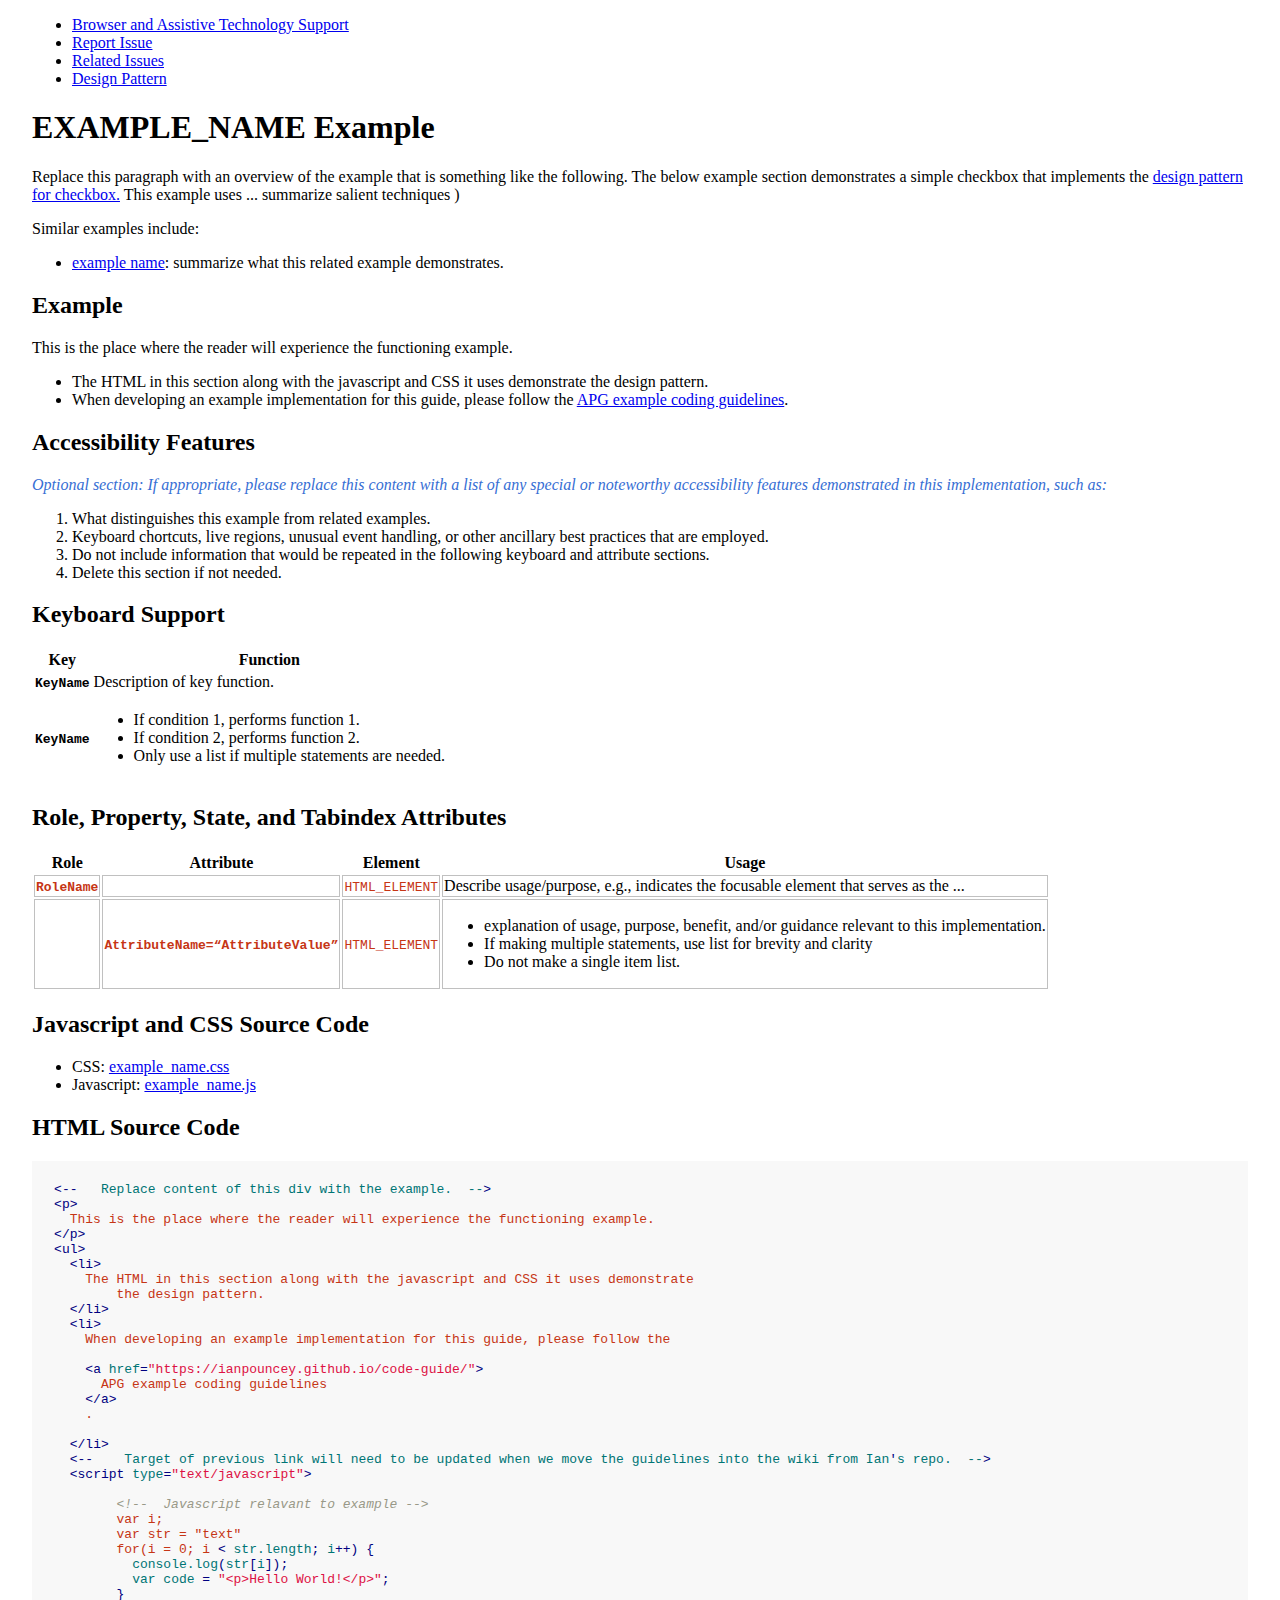
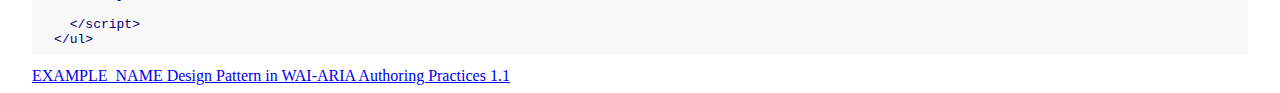
<file: examples/coding-template/Example-Template.html>
<!DOCTYPE html>
<html lang="en">
<head>
<meta charset="utf-8" />
<!--
  An example that was implemented with this template can be found in: examples/checkbox/checkbox-1.html.
  This template is for examples where only one implementation of the design pattern is demonstrated.
  If you use this template file, rename it to reflect the name of the example, e.g., SimpleCheckbox.html.
  Similarly, rename the javascript and CSS stub files in the js and css subdirectories and update the head element of this file.
-->

<!--
  Give this example implementation a name and put it in the title element,
  e.g., "Checkbox" if implementing the checkbox pattern.
  The name should be unique if the pattern will have multiple implementations,
  e.g., "Simple Two-State Checkbox" or "Three-State Checkbox".
-->
<title>EXAMPLE_NAME Example | WAI-ARIA Authoring Practices 1.1</title>

<!--  Core js and css shared by all examples; do not modify when using this template. -->
<link rel="stylesheet" href="https://www.w3.org/StyleSheets/TR/2016/base.css">
<link rel="stylesheet" href="../css/core.css">
<script src="../js/examples.js"></script>
<script src="../js/highlight.pack.js"></script>
<script src="../js/app.js"></script>

<!--  js and css for this example.
  When developing an example implementation of a design pattern,
  these files will contain the CSS and JS for the example implementation.
  Rename these files to match the name of the example, e.g., checkbox.js if implementing the checkbox design pattern.
-->
<link href="css/example_name.css" rel="stylesheet">
<script src="js/example_name.js" type="text/javascript"></script>
</head>
<body>
<nav aria-label="Related Links" class="feedback">
    <ul>
      <li><a href="../../#browser_and_AT_support">Browser and Assistive Technology Support</a></li>
      <li><a href="https://github.com/w3c/aria-practices/issues/new">Report Issue</a></li>
      <li><a href="project_url">Related Issues</a></li>
      <li><a href="../../#pattern_id">Design Pattern</a></li>
    </ul>
  </nav>
  <main> <!--  Repeat the name of the example in this H1  -->
  <h1>EXAMPLE_NAME Example</h1>
  <p>
    <!-- Provide an overview of the example where the first sentence provides a link to the section of aria-practices.html that describes the pattern this example implements. -->
    Replace this paragraph with an overview of the example that is something like the following. The
    below example section demonstrates a simple checkbox that implements the
    <a href="../../#checkbox">design pattern for checkbox.</a>
    This example uses ... summarize salient techniques )
  </p>
  <p>Similar examples include: </p>
  <ul>
    <li><a href="#">example name</a>: summarize what this related example demonstrates.</li>
    <!--  list other examples that implement the same design pattern. -->
  </ul>

  <section>
    <h2 id="ex_label">Example</h2>
    <div role="separator" id="ex_start_sep" aria-labelledby="ex_start_sep ex_label" aria-label="Start of"></div>
    <!--
      Note the ID of the following div that contains the example HTML is used as a parameter for the sourceCode.add() function.
      The sourceCode functions in the examples/js/examples.js render the HTML source to show it to the reader of the example page.
      If you change the ID of this div, be sure to update the parameters of the sourceCode.add() function call, which is made following the div with id="sc1" where the HTML is render.
      The div for the rendered HTML source is in the last section of the page.
    -->
    <div id="ex1">
      <!-- Replace content of this div with the example.  -->
      <p>This is the place where the reader will experience the functioning example.</p>
      <ul>
        <li>The HTML in this section along with the javascript and CSS it uses demonstrate
          the design pattern.</li>
        <li>When developing an example implementation for this guide, please follow the
          <a href="https://ianpouncey.github.io/code-guide/">APG example coding guidelines</a>.
        </li>
        <!--  Target of previous link will need to be updated when we move the guidelines into the wiki from Ian's repo.  -->

        <script type="text/javascript">
          <!--  Javascript relavant to example -->
          var i;
          var str = "text"
          for(i = 0; i < str.length; i++) {
            console.log(str[i]);
            var code = "<p>Hello World!</p>";
          }
        </script>
      </ul>
    </div>
    <div role="separator" id="ex_end_sep" aria-labelledby="ex_end_sep ex_label" aria-label="End of"></div>
  </section>

  <section>
    <h2>Accessibility Features</h2>
    <p class="annotate">Optional section: If appropriate, please replace this content with a list of any special or noteworthy accessibility features
      demonstrated in this implementation, such as:</p>
    <ol>
      <li>What distinguishes this example from related examples.</li>
      <li>Keyboard chortcuts, live regions,  unusual event handling, or other ancillary best practices that are employed.</li>
      <li>Do not include information that would be repeated in the following keyboard and attribute sections.</li>
      <li>Delete this section if not needed.</li>
    </ol>
  </section>

  <section>
    <h2 id="kbd_label">Keyboard Support</h2>
    <!--
      List the keys supported in this example.
      Remember to:
      Use kbd tags,e.g. <kbd>KeyName</kbd>.
      Key names use first-letter caps, e.g., <kbd>Enter</kbd>.
      Single space between multiple Words, e.g., <kbd>Up Arrow</kbd>.
      Use + to separate modifiers, e.g., <kbd>Control + Right Arrow</kbd>.
      One key per row, e.g., do not combine <kbd>Up Arrow</kbd> and <kbd>Down Arrow</kbd> into a single row.
      Do not use the word "key", e.g., do not write <kbd>Enter Key</kbd> or <kbd>Enter</kbd> key.
     -->
    <table aria-labelledby="kbd_label" class="def">
      <thead>
        <tr>
          <th>Key</th>
          <th>Function</th>
        </tr>
      </thead>
      <tbody>
        <tr>
          <th><kbd>KeyName</kbd></th>
          <td>
            Description of key function.
            <!--  Do not use a list if there is only one function for the key.  -->
          </td>
        </tr>
        <tr>
          <th><kbd>KeyName</kbd></th>
          <td>
            <ul>
              <li>If condition 1, performs function 1.</li>
              <li>If condition 2, performs function 2.</li>
              <li>Only use a list if multiple statements are needed.</li>
            </ul>
          </td>
        </tr>
      </tbody>
    </table>
  </section>

  <section>
    <h2 id="rps_label">Role, Property, State, and Tabindex  Attributes</h2>
    <!--
      Update this table to describe how roles, properties, states, and tabindex are used in this example.
    -->
    <table aria-labelledby="rps_label" class="data attributes">
      <thead>
        <tr>
          <th scope="col">Role</th>
          <th scope="col">Attribute</th>
          <th scope="col">Element</th>
          <th scope="col">Usage</th>
        </tr>
      </thead>
      <tbody>
        <tr>
          <th scope="row"><code>RoleName</code></th>
          <td><!--  Leave this cell blank in rows where a role is being described. --></td>
          <td><code>HTML_ELEMENT</code></td>
          <td>
            Describe usage/purpose, e.g., indicates the focusable element that serves as the ...
          </td>
        </tr>
        <tr>
          <td>
            <!--  Leave this cell blank in rows that describe attributes applied to the element with the previously described role.
              Make a row like this for each attribute/value pair.
          -->
          </td>
          <th scope="row"><code>AttributeName=<q>AttributeValue</q></code></th>
          <td><code>HTML_ELEMENT</code></td>
          <td>
            <ul>
              <li>explanation of usage, purpose, benefit, and/or guidance relevant to this implementation.</li>
              <li>If making multiple statements, use list for brevity and clarity</li>
              <li>Do not make a single item list.</li>
            </ul>
          </td>
        </tr>
      </tbody>
    </table>
  </section>

  <section>
    <h2>Javascript and CSS Source Code</h2>
    <!--  After the js and css files are named with the name of this example, change the href and text of the following 2 links to refer to the appropriate js and css files.  -->
    <ul>
      <li>
        CSS:
        <a href="css/example_name.css" type="tex/css">example_name.css</a>
      </li>
      <li>
        Javascript:
        <a href="js/example_name.js" type="text/javascript">example_name.js</a>
      </li>
    </ul>
  </section>

  <section>
    <h2 id="sc1_label">HTML Source Code</h2>
    <div role="separator" id="sc1_start_sep" aria-labelledby="sc1_start_sep sc1_label" aria-label="Start of"></div>
    <pre><code id="sc1"></code></pre>
    <div role="separator" id="sc1_end_sep" aria-labelledby="sc1_end_sep sc1_label" aria-label="End of"></div>
    <!--
      The following script will show the reader the HTML source for the example that is in the div with ID 'ex1'.
      It renders the HTML in the preceding pre element with ID 'sc1'.
      If you change the ID of either the 'ex1' div or the 'sc1' pre, be sure to update the sourceCode.add function parameters.
      -->
    <script>
      sourceCode.add('sc1', 'ex1');
      sourceCode.make();
    </script>
  </section>
  </main>
  <nav>
    <!--  Update the pattern_ID parameter of this link to refer to the APG design pattern section related to this example.  -->
    <a href="../../#pattern_ID">EXAMPLE_NAME Design Pattern in WAI-ARIA Authoring Practices 1.1</a>
  </nav>
</body>
</html>
</file>
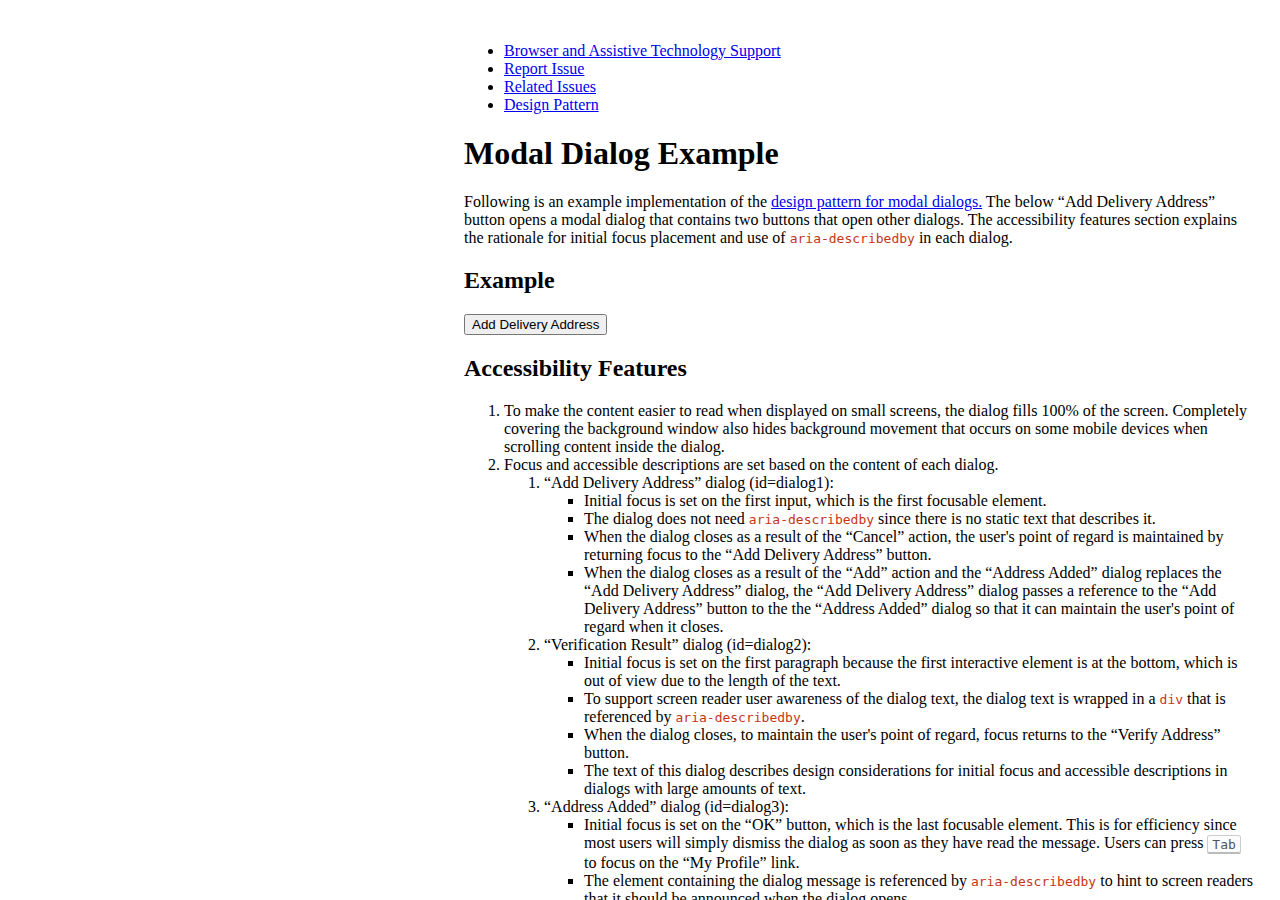
<file: examples/dialog-modal/dialog.html>
<!DOCTYPE html>
<html lang="en">
<head>
<meta charset="utf-8" />
<title>Modal Dialog Example | WAI-ARIA Authoring Practices 1.1</title>

<meta name="viewport" content="width=device-width, initial-scale=1.0">

<!--  Core js and css shared by all examples; do not modify when using this template. -->
<link rel="stylesheet" href="https://www.w3.org/StyleSheets/TR/2016/base.css">
<link href="../css/core.css" rel="stylesheet">
<script src="../js/examples.js" type="text/javascript"></script>
<script src="../js/highlight.pack.js"></script>

<!--  js and css for this example. -->
<link href="css/dialog.css" rel="stylesheet">
<script src="../js/utils.js" type="text/javascript"></script>
<script src="js/dialog.js" type="text/javascript"></script>

</head>
<body>
  <div id="base_window_layer">
    <nav aria-label="Related Links" class="feedback">
      <ul>
        <li><a href="../../#browser_and_AT_support">Browser and Assistive Technology Support</a></li>
        <li><a href="https://github.com/w3c/aria-practices/issues/new">Report Issue</a></li>
        <li><a href="https://github.com/w3c/aria-practices/projects/6">Related Issues</a></li>
        <li><a href="../../#dialog_modal">Design Pattern</a></li>
      </ul>
    </nav>
    <main>
      <h1>Modal Dialog Example</h1>
      <p>
        Following is an example implementation of the
        <a href="../../#dialog_modal">design pattern for modal dialogs.</a>
          The below <q>Add Delivery Address</q> button opens a modal dialog that contains two buttons that open other dialogs.
          The accessibility features section explains the rationale for initial focus placement and use of <code>aria-describedby</code> in each dialog.
        </p>
      <section>
        <h2 id="ex_label">Example</h2>
        <div role="separator" id="ex_start_sep" aria-labelledby="ex_start_sep ex_label" aria-label="Start of"></div>
        <div id="ex1">
          <button onclick="openDialog('dialog1', this)">Add Delivery Address</button>
          <!-- Important: Note that the dialog container divs are all in a div at the end of the body that is outside the div containing all content for the base window layer. -->
        </div>
        <div role="separator" id="ex_end_sep" aria-labelledby="ex_end_sep ex_label" aria-label="End of"></div>
      </section>

      <section>
        <h2>Accessibility Features</h2>
        <ol>
          <li>
            To make the content easier to read when displayed on small screens, the dialog fills 100% of the screen.
            Completely covering the background window also hides background movement that occurs on some mobile devices when scrolling content inside the dialog.
          </li>
          <li>Focus and accessible descriptions are set based on the content of each dialog.
          <ol>
            <li><q>Add Delivery Address</q> dialog (id=dialog1):
              <ul>
                <li>Initial focus is set on the first input, which is the first focusable element.</li>
                <li>The dialog does not need <code>aria-describedby</code> since there is no static text that describes it.</li>
                <li>When the dialog closes as a result of the <q>Cancel</q> action, the user's point of regard is maintained by returning focus to the <q>Add Delivery Address</q> button.
                <li>
                  When the dialog closes as a result of the <q>Add</q> action and the <q>Address Added</q> dialog replaces the <q>Add Delivery Address</q> dialog,
                  the <q>Add Delivery Address</q> dialog passes a reference to the <q>Add Delivery Address</q> button to the the <q>Address Added</q> dialog
                  so that it can maintain the user's point of regard when it closes.
                </li>
              </ul>
            </li>
            <li><q>Verification Result</q> dialog  (id=dialog2):
              <ul>
                <li>Initial focus is set on the first paragraph because the first interactive element is at the bottom, which is out of view due to the length of the text.</li>
                <li>To support screen reader user awareness of the dialog text, the dialog text is wrapped in a <code>div</code> that is referenced by <code>aria-describedby</code>.</li>
                <li>When the dialog closes, to maintain the user's point of regard, focus returns to the <q>Verify Address</q> button.</li>
                <li>The text of this dialog describes design considerations for initial focus and accessible descriptions in dialogs with large amounts of text.</li>
              </ul>
            </li>
            <li><q>Address Added</q> dialog (id=dialog3):
              <ul>
                <li>
                  Initial focus is set on the <q>OK</q> button, which is the last focusable element.
                  This is for efficiency since most users will simply dismiss the dialog as soon as they have read the message.
                  Users can press <kbd>Tab</kbd> to focus on the <q>My Profile</q> link.
                </li>
                <li>The element containing the dialog message is referenced by <code>aria-describedby</code> to hint to screen readers that it should be announced when the dialog opens.</li>
                <li>When the dialog closes, the user's point of regard is maintained by setting focus on the <q>Add Delivery Address</q> button.</li>
              </ul>
            </li>
            <li><q>End of the Road!</q> dialog (id=dialog4):
              <ul>
                <li>This dialog has only one focusable element, which receives focus when the dialog opens.</li>
                <li>Like dialog3, <code>aria-describedby</code> is used to facilitate message announcement for screen reader users.</li>
                <li>Like all other dialogs in this example except for the <q>Address Added</q> confirmation dialog, when it closes, the user's point of regard is maintained by returning focus to the element that triggered display of the dialog.</li>
              </ul>
            </li>
          </ol>
        </li>
      </ol>
      </section>

    <section>
        <h2 id="kbd_label">Keyboard Support</h2>
        <table aria-labelledby="kbd_label" class="def">
          <thead>
            <tr>
              <th>Key</th>
              <th>Function</th>
            </tr>
          </thead>
          <tbody>
            <tr>
              <th><kbd>Tab</kbd></th>
              <td>
                <ul>
                  <li>Moves focus to next focusable element inside the dialog.</li>
                  <li>When focus is on the last focusable element in the dialog, moves focus to the first focusable element in the dialog.</li>
                </ul>
              </td>
            </tr>
            <tr>
              <th><kbd>Shift + Tab</kbd></th>
              <td>
                <ul>
                  <li>Moves focus to previous focusable element inside the dialog.</li>
                  <li>When focus is on the first focusable element in the dialog, moves focus to the last focusable element in the dialog.</li>
                </ul>
              </td>
            </tr>
            <tr>
              <th><kbd>Escape</kbd></th>
              <td>Closes the dialog.</td>
            </tr>
          </tbody>
        </table>
      </section>

      <section>
        <h2 id="rps_label">Role, Property, State, and Tabindex  Attributes</h2>
        <table aria-labelledby="rps_label" class="data attributes">
          <thead>
            <tr>
              <th scope="col">Role</th>
              <th scope="col">Attribute</th>
              <th scope="col">Element</th>
              <th scope="col">Usage</th>
            </tr>
          </thead>
          <tbody>
            <tr>
              <th scope="row"><code>dialog</code></th>
              <td></td>
              <td><code>div</code></td>
              <td>
                Identifies the element that serves as the dialog container.
              </td>
            </tr>
            <tr>
              <td></td>
              <th scope="row"><code>aria-labelledby=<q>IDREF</q></code></th>
              <td><code>div</code></td>
              <td>
                Gives the dialog an accessible name by referring to the element that provides the dialog title.
              </td>
            </tr>
            <tr>
              <td></td>
              <th scope="row"><code>aria-describedby=<q>IDREF</q></code></th>
              <td><code>div</code></td>
              <td>
                <ul>
                  <li>Gives the dialog an accessible description by referring to the dialog content that describes the primary message or purpose of the dialog.</li>
                  <li>
                    Used in three of the four dialogs included in the example.
                    See the above accessibility features section for an explanation.
                  </li>
                </ul>
              </td>
            </tr>
            <tr>
              <td></td>
              <th scope="row"><code>aria-modal=<q>true</q></code></th>
              <td><code>div</code></td>
              <td>
                Tells assistive technologies that the windows underneath the current dialog are not available for interaction (inert).
              </td>
            </tr>
          </tbody>
        </table>
        <h3>Notes on <code>aria-modal</code>and <code>aria-hidden</code></h3>
        <ol>
          <li>
            The <code>aria-modal</code> property was introduced in ARIA 1.1.
            As a new property, screen reader users may experience varying degrees of support for it.
          </li>
          <li>
            Applying the <code>aria-modal</code> property to the <code>dialog</code> element
            replaces the technique of using <code>aria-hidden</code> on the background for informing assistive technologies that content outside a dialog is inert.
          </li>
          <li>
            In legacy dialog implementations where <code>aria-hidden</code> is used to make content outside a dialog inert for assistive technology users, it is important that:
            <ol>
              <li><code>aria-hidden</code> is set to <code>true</code> on each element containing a portion of the inert layer.</li>
              <li>The dialog element is not a descendant of any element that has <code>aria-hidden</code> set to <code>true</code>.</li>
            </ol>
          </li>
        </ol>
      </section>

      <section>
        <h2>Javascript and CSS Source Code</h2>
        <ul>
          <li>
            CSS:
            <a href="css/dialog.css" type="tex/css">dialog.css</a>
          </li>
          <li>
            Javascript:
            <a href="js/dialog.js" type="text/javascript">dialog.js</a>
          </li>
        </ul>
      </section>

      <section>
        <h2 id="sc1_label">HTML Source Code</h2>
        <div role="separator" id="sc1_start_sep" aria-labelledby="sc1_start_sep sc1_label" aria-label="Start of"></div>
        <div id="sc1"></div>
        <div role="separator" id="sc1_end_sep" aria-labelledby="sc1_end_sep sc1_label" aria-label="End of"></div>

      </section>
    </main>
    <nav>
      <a href="../../#dialog_modal">Modal Dialog Design Pattern in WAI-ARIA Authoring Practices 1.1</a>
    </nav>
  </div>
  <div class="dialogs">
    <div role="dialog" id="dialog1" aria-labelledby="dialog1_label" aria-modal="true" class="hidden">
      <h2 id="dialog1_label">Add Delivery Address</h2>
      <div class="dialog_form">
        <div class="dialog_form_item">
          <label>
            <span class="label_text">Street:</span>
            <input type="text" class="wide_input">
          </label>
        </div>
        <div class="dialog_form_item">
          <label>
            <span class="label_text">City:</span>
            <input type="text" class="city_input">
          </label>
        </div>
        <div class="dialog_form_item">
          <label>
            <span class="label_text">State:</span>
            <input type="text" class="state_input">
          </label>
        </div>
        <div class="dialog_form_item">
          <label>
            <span class="label_text">Zip:</span>
            <input type="text" class="zip_input">
          </label>
        </div>

        <div class="dialog_form_item">
          <label for="special_instructions">
            <span class="label_text">Special instructions:</span>
          </label>
          <input id="special_instructions" type="text" aria-describedby="special_instructions_desc" class="wide_input">
          <div class="label_info" id="special_instructions_desc">
            For example, gate code or other information to help the driver find you
          </div>
        </div>
      </div>
      <div class="dialog_form_actions">
        <button onclick="openDialog('dialog2', this, 'dialog2_para1')">Verify Address</button>
        <button onclick="replaceDialog('dialog3', undefined, 'dialog3_close_btn')">Add</button>
        <button onclick="closeDialog(this)">Cancel</button>
      </div>
    </div>

    <!--  Second modal to open on top of the first modal  -->
    <div id="dialog2" role="dialog" aria-labelledby="dialog2_label"
      aria-describedby="dialog2_desc" aria-modal="true" class="hidden">
      <h2 id="dialog2_label">Verification Result</h2>
      <div id="dialog2_desc" class="dialog_desc">
        <p tabindex="-1" id="dialog2_para1">This is just a demonstration. If it were a real application, it would
          provide a message telling whether the entered address is valid.</p>
        <p>
          For demonstration purposes, this dialog has a lot of text. It demonstrates a
            scenario where:
          </p>
        <ul>
          <li>The first interactive element, the help link, is at the bottom of the dialog.</li>
          <li>If focus is placed on the first interactive element when the dialog opens, the
            validation message may not be visible.</li>
          <li>If the validation message is visible and the focus is on the help link, then
            the focus may not be visible.</li>
          <li>
            When the dialog opens, it is important that both:
            <ul>
              <li>The beginning of the text is visible so users do not have to scroll back to
                start reading.</li>
              <li>The keyboard focus always remains visible.</li>
            </ul>
          </li>
        </ul>
        <p>There are several ways to resolve this issue:</p>
        <ul>
          <li>Place an interactive element at the top of the dialog, e.g., a button or link.</li>
          <li>Make a static element focusable, e.g., the dialog title or the first block of
            text.</li>
        </ul>
        <p>
          Please <em>DO NOT </em> make the element with role dialog focusable!
        </p>
        <ul>
          <li>The larger a focusable element is, the more difficult it is to visually
            identify the location of focus, especially for users with a narrow field of view.</li>
          <li>The dialog has a visual boarder. So creating a clear visual indicator of focus
            when the entire dialog has focus is not very feasible.
          <li>Screen readers read the label and content of focusable elements. The dialog
            contains its label and a lot of content! If a dialog like this one has focus, the
            actual focus is difficult to comprehend.</li>
        </ul>
        <p>
          In this dialog, the first paragraph has <code>tabindex=<q>-1</q></code>. The first
          paragraph is also contained inside the element that provides the dialog description, i.e., the element that is referenced
          by <code>aria-describedby</code>. With some screen readers, this may have one negative
          but relatively insignificant side effect when the dialog opens -- the first paragraph
          may be announced twice. Nonetheless, making the first paragraph focusable and setting
          the initial focus on it is the most broadly accessible option.
        </p>
      </div>
      <div class="dialog_form_actions">
        <a href="#" onclick="openDialog('dialog4', this)">link to help</a>
        <button onclick="openDialog('dialog4', this)">accepting an alternative form</button>
        <button onclick="closeDialog(this)">Close</button>
      </div>
    </div>

    <!--  Dialog that replaces dialog 1.  -->
    <div id="dialog3" role="dialog" aria-labelledby="dialog3_label"
      aria-describedby="dialog3_desc" aria-modal="true" class="hidden">
      <h2 id="dialog3_label">Address Added</h2>
      <p id="dialog3_desc" class="dialog_desc">
        The address you provided has been added to your list of delivery addresses. It is ready
        for immediate use. If you wish to remove it, you can do so from
        <a href="#" onclick="openDialog('dialog4', this)">your profile.</a>
      </p>
      <div class="dialog_form_actions">
        <button id="dialog3_close_btn" onclick="closeDialog(this)">OK</button>
      </div>
    </div>

    <div id="dialog4" role="dialog" aria-labelledby="dialog4_label"
      aria-describedby="dialog4_desc" class="hidden"
      aria-modal="true">
      <h2 id="dialog4_label">End of the Road!</h2>
      <p id="dialog4_desc" class="dialog_desc">
        You activated a fake link or button that goes nowhere!
        The link or button is present for demonstration purposes only.
      </p>
      <div class="dialog_form_actions">
        <button id="dialog4_close_btn" onclick="closeDialog(this)">Close</button>
      </div>
    </div>
  </div>

  <script>
    sourceCode.add('sc1', 'ex1');
    sourceCode.add('sc1', 'dialog_layer');
    sourceCode.make();
  </script>

</body>
</html>
</file>
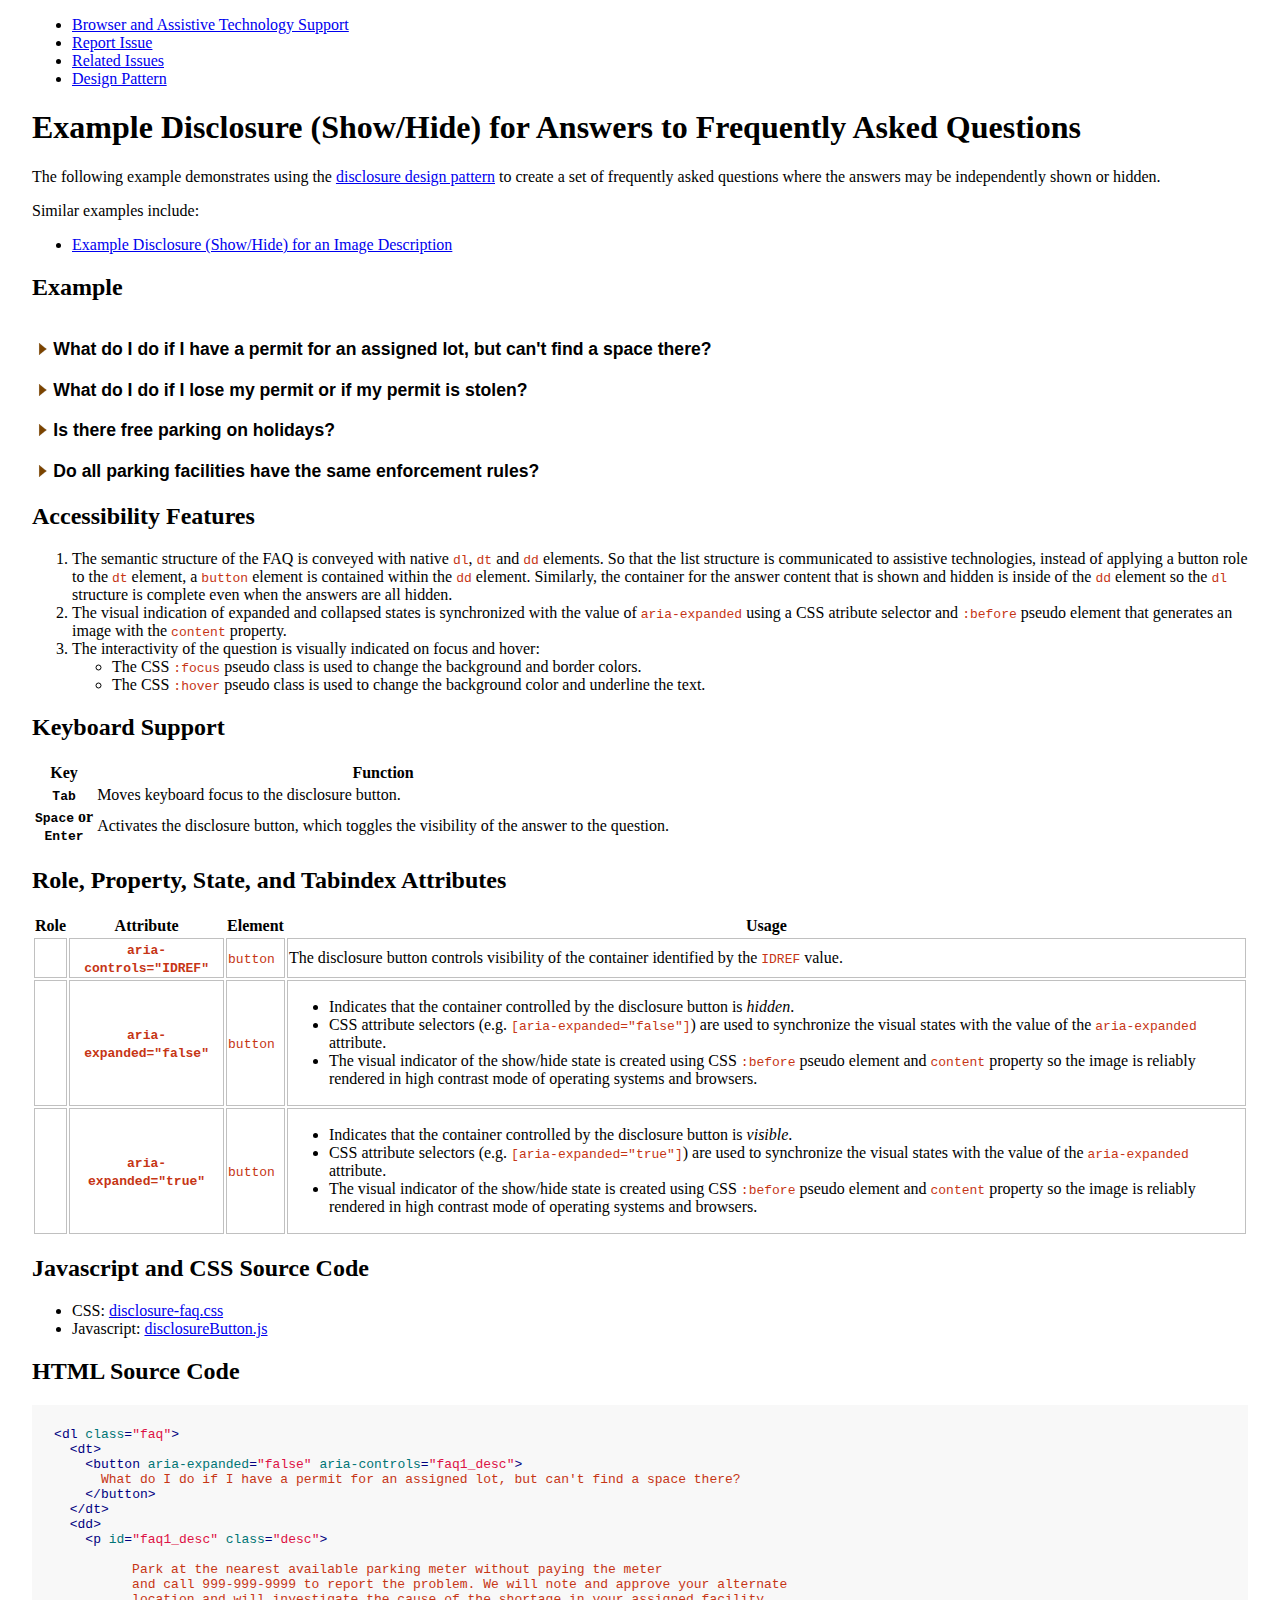
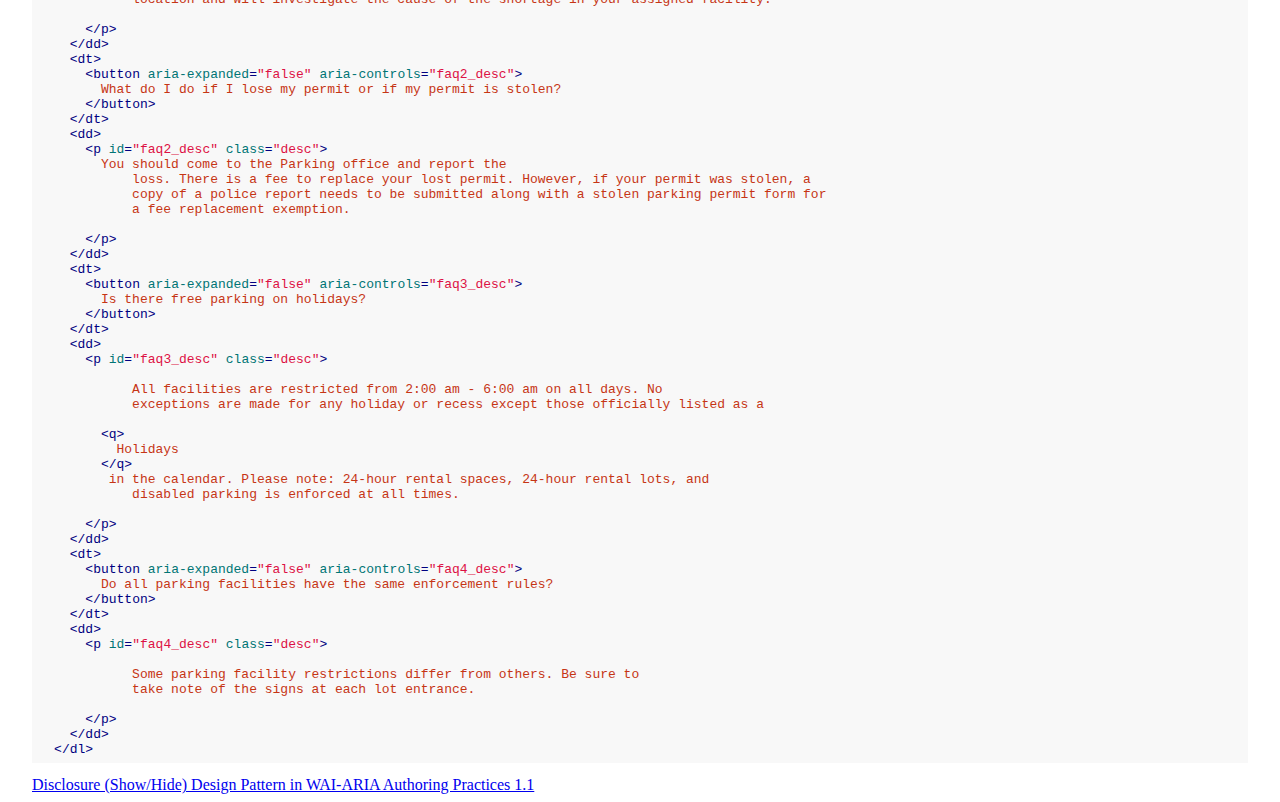
<file: examples/disclosure/disclosure-faq.html>
<!DOCTYPE html>
<html lang="en">
<head>
<meta charset="utf-8" />
<title>Example Disclosure (Show/Hide) for Answers to Frequently Asked Questions | WAI-ARIA Authoring
  Practices 1.1</title>

  <!--  Core js and css shared by all examples; do not modify when using this template. -->
  <link rel="stylesheet" href="https://www.w3.org/StyleSheets/TR/2016/base.css">
  <link rel="stylesheet" href="../css/core.css">
  <script src="../js/examples.js"></script>
  <script src="../js/highlight.pack.js"></script>
  <script src="../js/app.js"></script>

  <!--  js and css for the disclosure example. -->
  <link href="css/disclosure-faq.css" rel="stylesheet">
  <script src="js/disclosureButton.js" type="text/javascript"></script>

</head>
<body>
  <nav aria-label="Related Links" class="feedback">
    <ul>
      <li><a href="../../#browser_and_AT_support">Browser and Assistive Technology Support</a></li>
      <li><a href="https://github.com/w3c/aria-practices/issues/new">Report Issue</a></li>
      <li><a href="https://github.com/w3c/aria-practices/projects/14">Related Issues</a></li>
      <li><a href="../../#disclosure">Design Pattern</a></li>
    </ul>
  </nav>
  <main>
  <h1>Example Disclosure (Show/Hide) for Answers to Frequently Asked Questions</h1>
  <p>
    The following example demonstrates using the
    <a href="../../#disclosure">disclosure design pattern</a>
    to create a set of frequently asked questions where the answers may be independently shown or hidden.
  </p>
  <p>Similar examples include:</p>
  <ul>
    <li>
      <a href="disclosure-img-long-description.html">Example Disclosure (Show/Hide) for an Image Description</a>
    </li>
  </ul>
  <section>
    <h2 id="ex_label">Example</h2>
    <div role="separator" id="ex_start_sep" aria-labelledby="ex_start_sep ex_label" aria-label="Start of" ></div>
    <div id="ex1">
      <dl class="faq">
        <dt>
          <button aria-expanded="false" aria-controls="faq1_desc">What do I do if I have a permit for an assigned lot, but can't find a space there?</button>
        </dt>
        <dd>
          <p id="faq1_desc" class="desc">
            Park at the nearest available parking meter without paying the meter
            and call 999-999-9999 to report the problem. We will note and approve your alternate
            location and will investigate the cause of the shortage in your assigned facility.
          </p>
        </dd>
        <dt>
          <button aria-expanded="false" aria-controls="faq2_desc">What do I do if I lose my permit or if my permit is stolen?</button>
        </dt>
        <dd>
          <p id="faq2_desc" class="desc">You should come to the Parking office and report the
            loss. There is a fee to replace your lost permit. However, if your permit was stolen, a
            copy of a police report needs to be submitted along with a stolen parking permit form for
            a fee replacement exemption.
          </p>
        </dd>
        <dt>
          <button aria-expanded="false" aria-controls="faq3_desc">Is there free parking on holidays?</button>
        </dt>
        <dd>
          <p id="faq3_desc" class="desc">
            All facilities are restricted from 2:00 am - 6:00 am on all days. No
            exceptions are made for any holiday or recess except those officially listed as a
            <q>Holidays</q> in the calendar. Please note: 24-hour rental spaces, 24-hour rental lots, and
            disabled parking is enforced at all times.
          </p>
        </dd>
        <dt>
          <button aria-expanded="false" aria-controls="faq4_desc">Do all parking facilities have the same enforcement rules?</button>
        </dt>
        <dd>
          <p id="faq4_desc" class="desc">
            Some parking facility restrictions differ from others. Be sure to
            take note of the signs at each lot entrance.
          </p>
        </dd>
      </dl>
    </div>
    <div role="separator" id="ex_end_sep" aria-labelledby="ex_end_sep ex_label" aria-label="End of"></div>
  </section>

  <section>
    <h2>Accessibility Features</h2>
    <ol>
      <li>
        The semantic structure of the FAQ is conveyed with native <code>dl</code>, <code>dt</code> and <code>dd</code> elements.
        So that the list structure is communicated to assistive technologies, instead of applying a button role to the <code>dt</code> element, a <code>button</code> element is contained within the <code>dd</code> element.
        Similarly, the container for the answer content that is shown and hidden is inside of the <code>dd</code> element so the <code>dl</code> structure is complete even when the answers are all hidden.
      </li>
      <li> The visual indication of expanded and collapsed states is synchronized with the value of <code>aria-expanded</code> using a CSS atribute selector and <code>:before</code> pseudo element that generates an image with the <code>content</code> property.</li>
      <li>The interactivity of the question is visually indicated on focus and hover:
        <ul>
          <li>The CSS <code>:focus</code> pseudo class is used to change the background and border colors.</li>
          <li>The CSS <code>:hover</code> pseudo class is used to change the background color and underline the text.</li>
        </ul>
      </li>
    </ol>
  </section>

  <section>
    <h2 id="kbd_label">Keyboard Support</h2>
    <table aria-labelledby="kbd_label" class="def">
      <thead>
        <tr>
          <th>Key</th>
          <th>Function</th>
        </tr>
      </thead>
      <tbody>
        <tr>
          <th>
            <kbd>Tab</kbd>
          </th>
          <td>
              Moves keyboard focus to the disclosure button.
          </td>
        </tr>
        <tr>
          <th>
            <kbd>Space</kbd> or <br />
            <kbd>Enter</kbd>
          </th>
          <td>
              Activates the disclosure button,
              which toggles the visibility of the answer to the question.
          </td>
        </tr>
      </tbody>
    </table>
  </section>

  <section>
    <h2 id="rps_label">Role, Property, State, and Tabindex Attributes</h2>
    <table aria-labelledby="rps_label" class="data attributes">
      <thead>
        <tr>
          <th scope="col">Role</th>
          <th scope="col">Attribute</th>
          <th scope="col">Element</th>
          <th scope="col">Usage</th>
        </tr>
      </thead>
      <tbody>
        <tr>
          <td></td>
          <th scope="row">
            <code>aria-controls=&quot;IDREF&quot;</code>
          </th>
          <td>
            <code>button</code>
          </td>
          <td>
                The disclosure button controls visibility of the container identified by the <code>IDREF</code> value.
          </td>
        </tr>
        <tr>
          <td></td>
          <th scope="row">
            <code>aria-expanded=&quot;false&quot;</code>
          </th>
          <td>
            <code>button</code>
          </td>
          <td>
            <ul>
              <li>
                Indicates that the container controlled by the disclosure button is <em>hidden</em>.
              </li>
              <li>
                CSS attribute selectors (e.g. <code>[aria-expanded=&quot;false&quot;]</code>) are
                used to synchronize the visual states with the value of the <code>aria-expanded</code>
                attribute.
              </li>
              <li>
                The visual indicator of the show/hide state is created using CSS <code>:before</code> pseudo element and <code>content</code> property
                so the image is reliably rendered in high contrast mode of operating systems and browsers.
              </li>
            </ul>
          </td>
        </tr>
        <tr>
          <td></td>
          <th scope="row">
            <code>aria-expanded=&quot;true&quot;</code>
          </th>
          <td>
            <code>button</code>
          </td>
          <td>
          <ul>
              <li>
                Indicates that the container controlled by the disclosure button is <em>visible</em>.
              </li>
              <li>
                CSS attribute selectors (e.g. <code>[aria-expanded=&quot;true&quot;]</code>) are
                used to synchronize the visual states with the value of the <code>aria-expanded</code>
                attribute.
              </li>
              <li>
                The visual indicator of the show/hide state is created using CSS <code>:before</code> pseudo element and <code>content</code> property
                so the image is reliably rendered in high contrast mode of operating systems and browsers.
              </li>
            </ul>
          </td>
        </tr>
      </tbody>
    </table>
  </section>

  <section>
    <h2>Javascript and CSS Source Code</h2>
    <!--  After the js and css files are named with the name of this example, change the href and text of the following 2 links to refer to the appropriate js and css files.  -->
    <ul>
      <li>
        CSS:
        <a href="css/disclosure-faq.css" type="tex/css">disclosure-faq.css</a>
      </li>
      <li>
        Javascript:
        <a href="js/disclosureButton.js" type="text/javascript">disclosureButton.js</a>
      </li>
    </ul>
  </section>

  <section>
    <h2 id="sc1_label">HTML Source Code</h2>
    <div role="separator" id="sc1_start_sep" aria-labelledby="sc1_start_sep sc1_label" aria-label="Start of" ></div>
    <pre><code id="sc1"></code></pre>
    <div role="separator" id="sc1_end_sep" aria-labelledby="sc1_end_sep sc1_label" aria-label="End of" ></div>
    <script>
      sourceCode.add('sc1', 'ex1');
      sourceCode.make();
    </script>
  </section>
  </main>
  <nav>
    <a href="../../#disclosure">Disclosure (Show/Hide) Design Pattern in WAI-ARIA Authoring
      Practices 1.1</a>
  </nav>
</body>
</html>
</file>
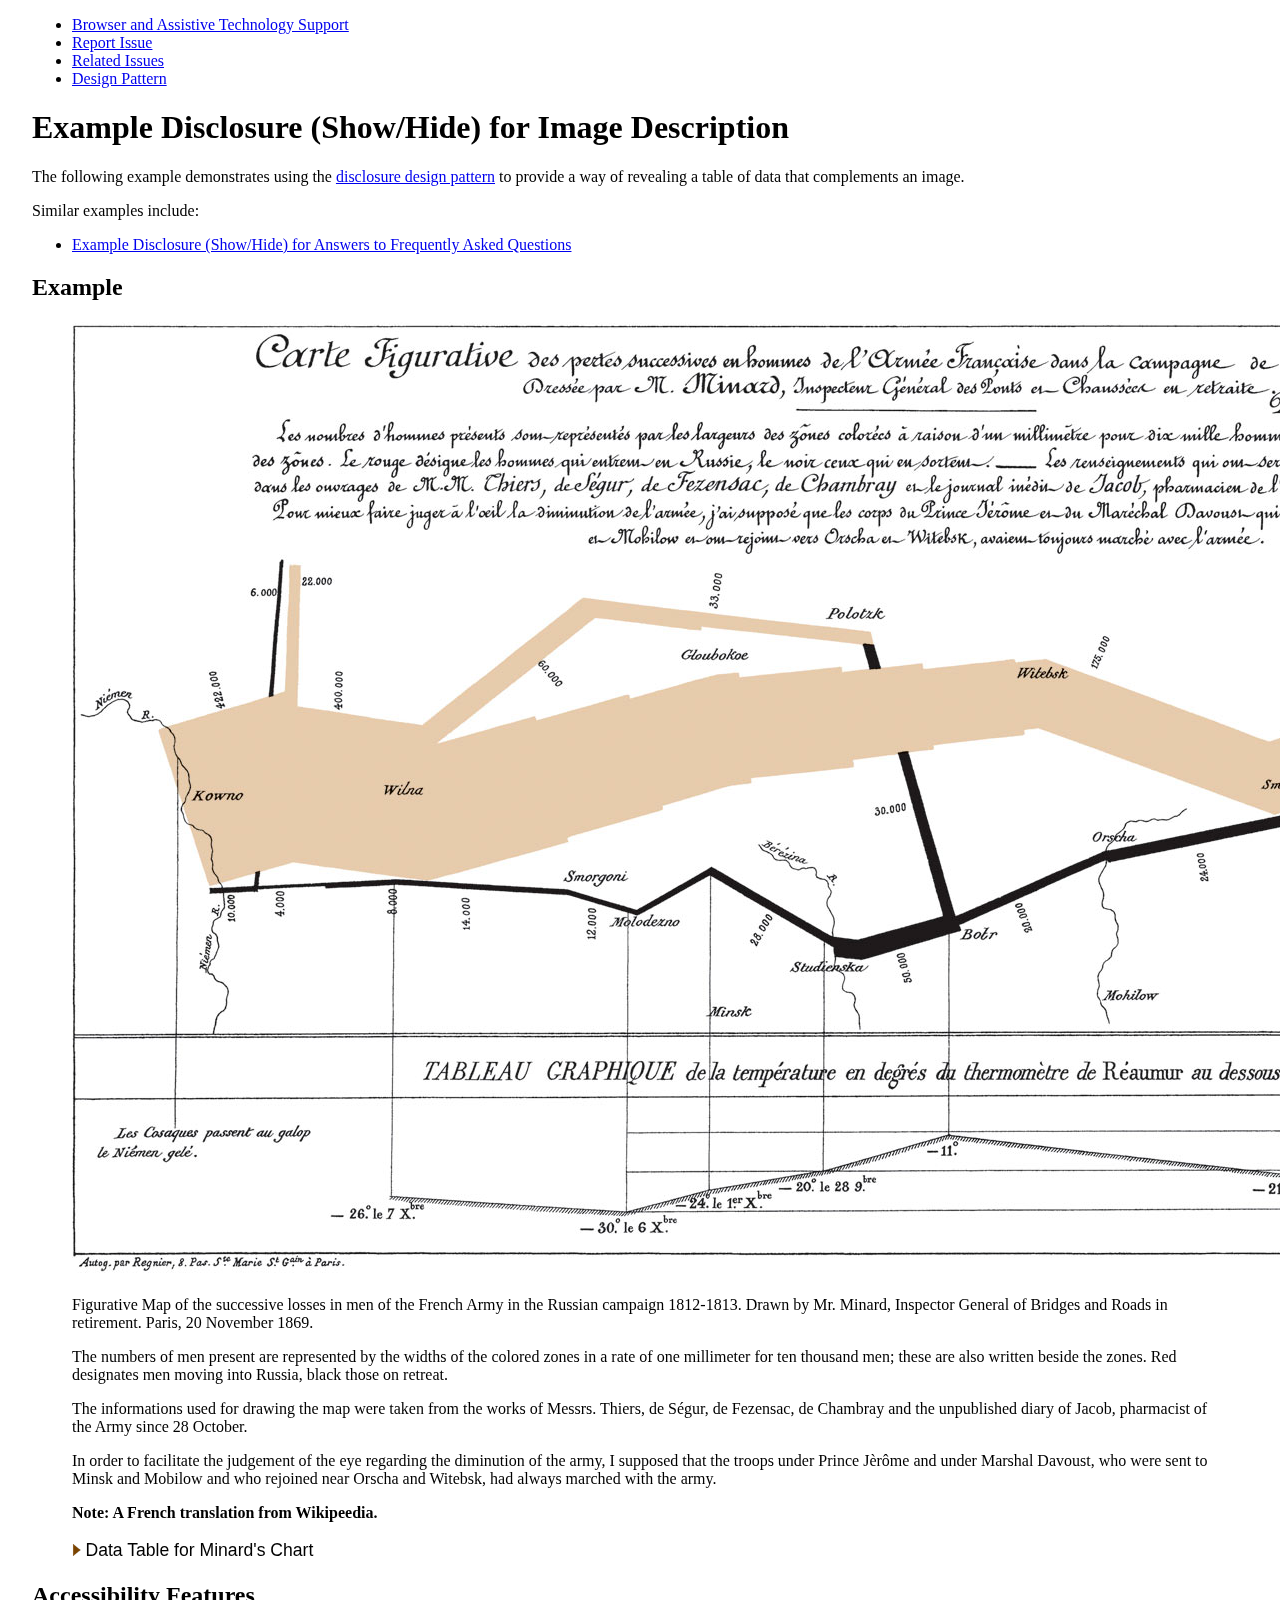
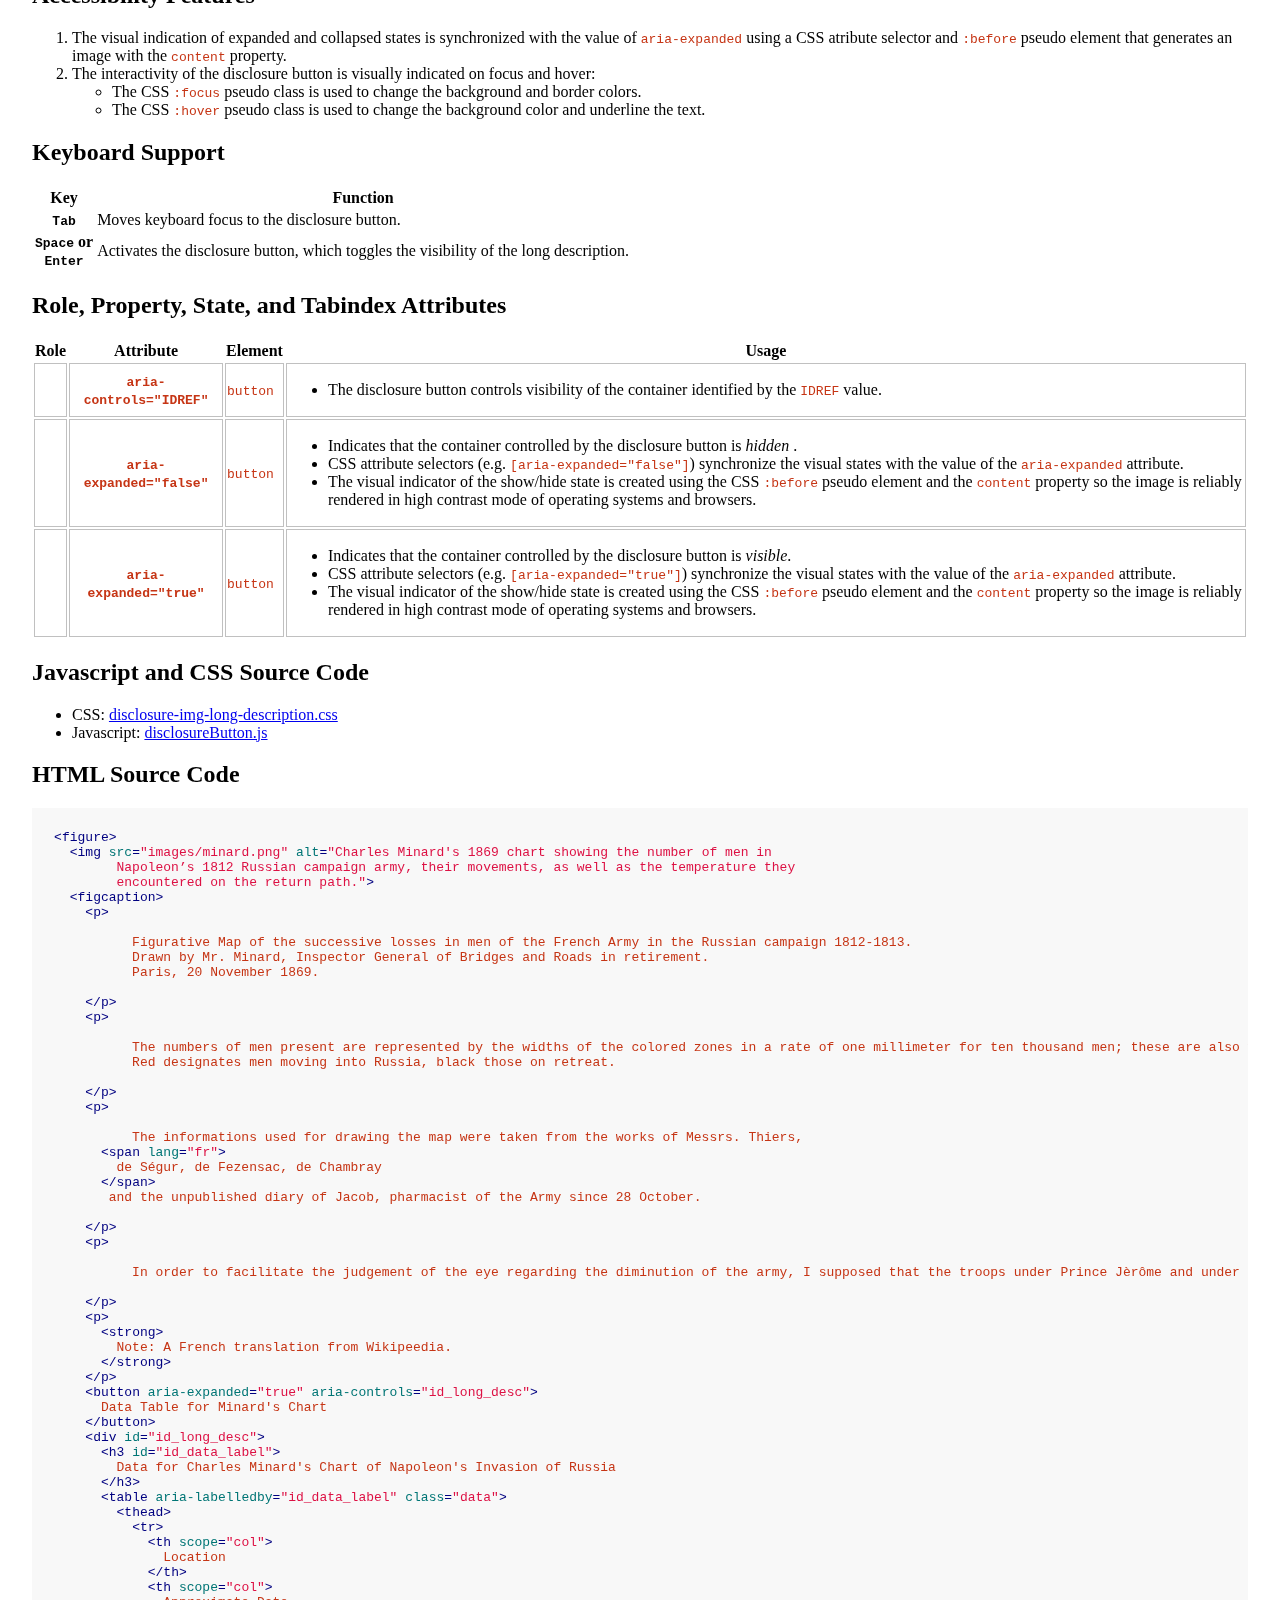
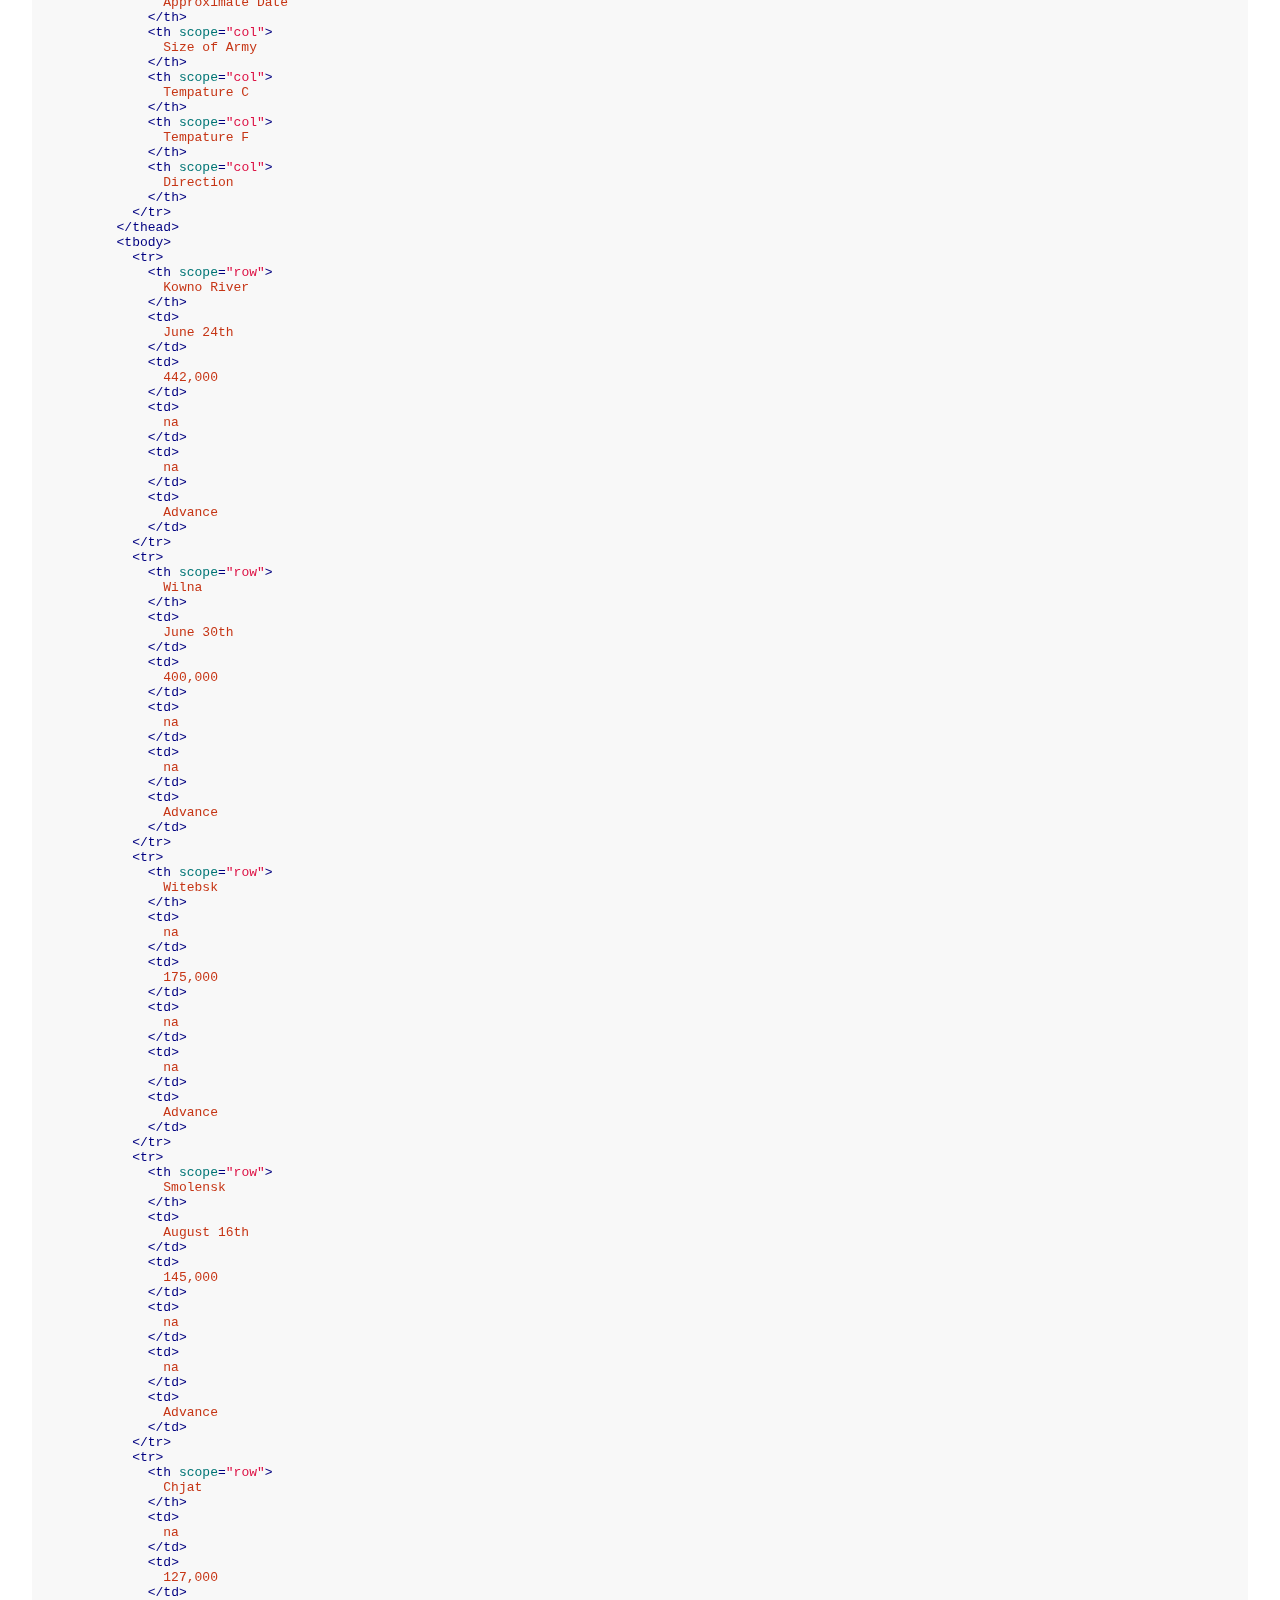
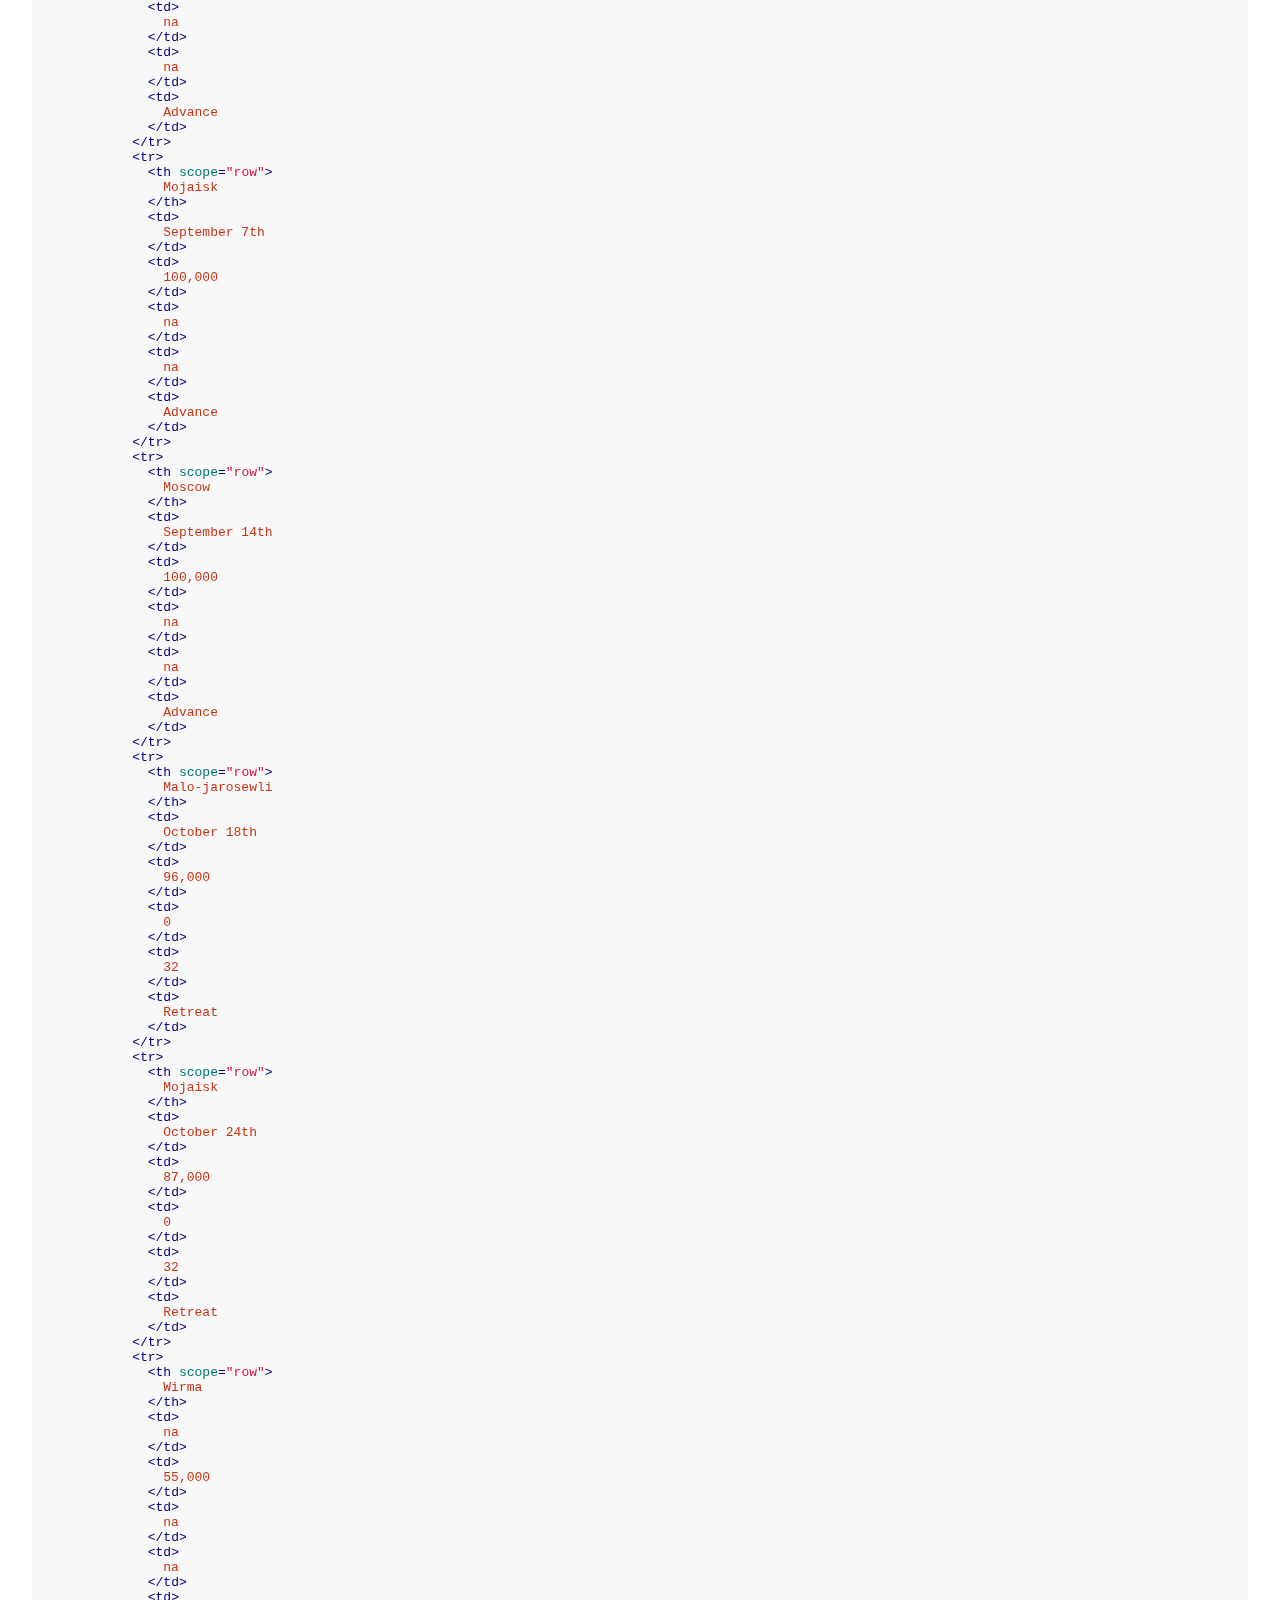
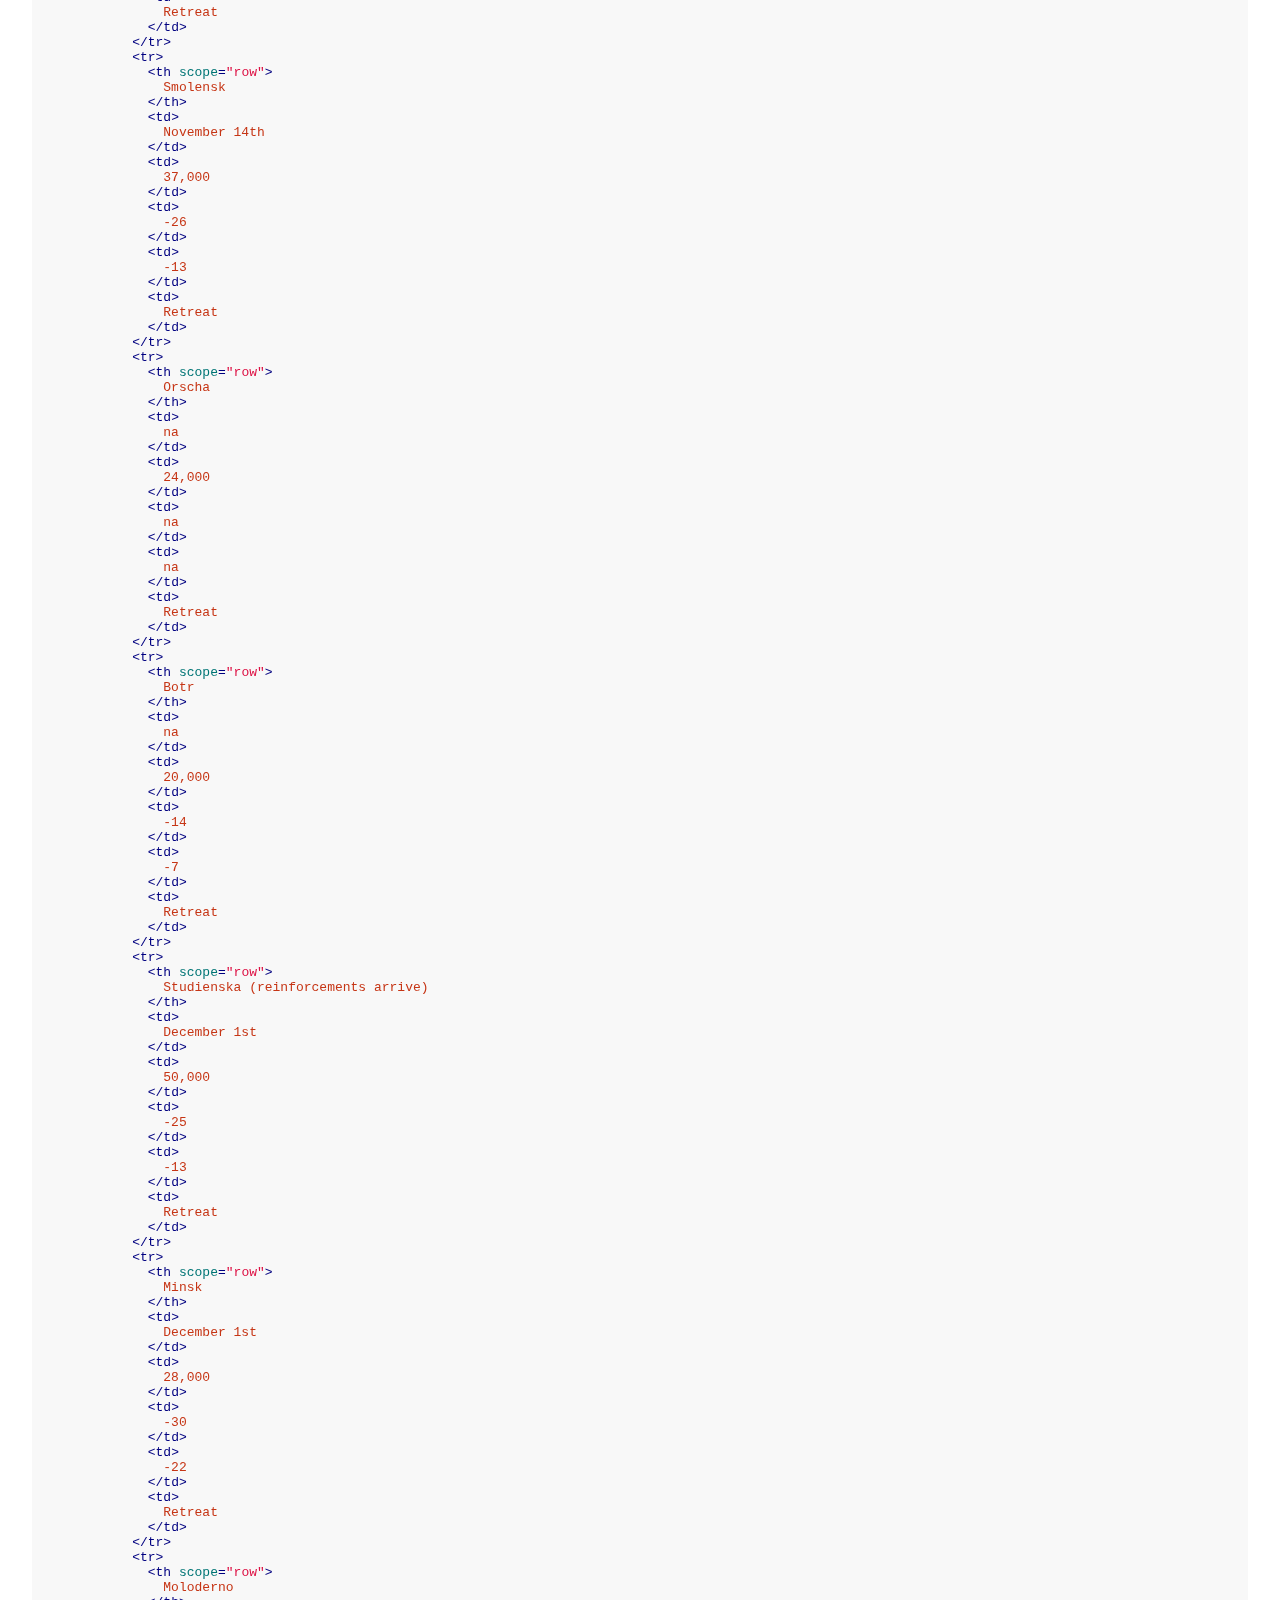
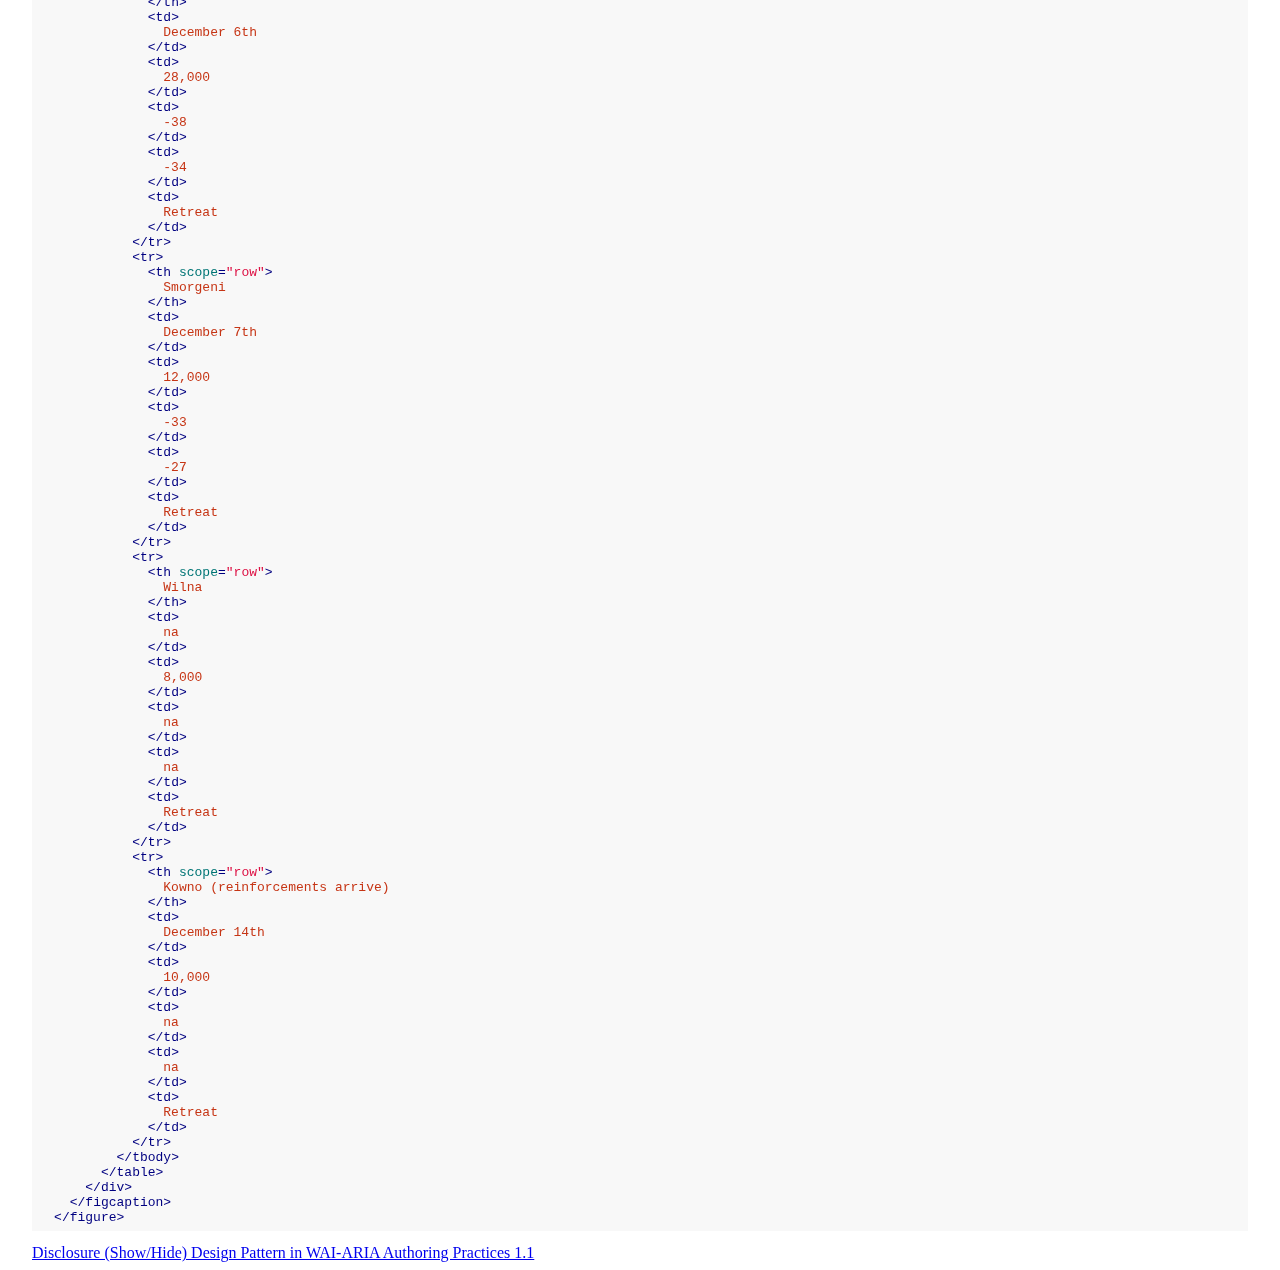
<file: examples/disclosure/disclosure-img-long-description.html>
<!DOCTYPE html>
<html lang="en">
<head>
<meta charset="utf-8" />
<title>Example Disclosure (Show/Hide) for Image Description | WAI-ARIA Authoring Practices 1.1</title>

<!--  Core js and css shared by all examples; do not modify when using this template. -->
<link rel="stylesheet" href="https://www.w3.org/StyleSheets/TR/2016/base.css">
<link rel="stylesheet" href="../css/core.css">
<script src="../js/examples.js"></script>
<script src="../js/highlight.pack.js"></script>
<script src="../js/app.js"></script>

<link href="css/disclosure-img-long-description.css" rel="stylesheet">
<script src="js/disclosureButton.js" type="text/javascript"></script>

</head>
<body>
  <nav aria-label="Related Links" class="feedback">
    <ul>
      <li><a href="../../#browser_and_AT_support">Browser and Assistive Technology Support</a></li>
      <li><a href="https://github.com/w3c/aria-practices/issues/new">Report Issue</a></li>
      <li><a href="https://github.com/w3c/aria-practices/projects/14">Related Issues</a></li>
      <li><a href="../../#disclosure">Design Pattern</a></li>
    </ul>
  </nav>
  <main>
  <h1>Example Disclosure (Show/Hide) for Image Description</h1>
  <p>
    The following example demonstrates using the
    <a href="../../#disclosure">disclosure design pattern</a>
    to provide a way of revealing a table of data that complements an image.
  </p>
  <p>Similar examples include:</p>
  <ul>
    <li>
      <a href="disclosure-faq.html">Example Disclosure (Show/Hide) for Answers to Frequently Asked Questions</a>
    </li>
  </ul>
  <section>
    <h2 id="ex_label">Example</h2>
    <div role="separator" id="ex_start_sep" aria-labelledby="ex_start_sep ex_label" aria-label="Start of" ></div>
    <div id="ex1">
      <figure>
        <img src="images/minard.png" alt="Charles Minard's 1869 chart showing the number of men in
          Napoleon’s 1812 Russian campaign army, their movements, as well as the temperature they
          encountered on the return path.">
        <figcaption>
          <p>
            Figurative Map of the successive losses in men of the French Army in the Russian campaign 1812-1813.
            Drawn by Mr. Minard, Inspector General of Bridges and Roads in retirement. 
            Paris, 20 November 1869.
          </p>
          <p>
            The numbers of men present are represented by the widths of the colored zones in a rate of one millimeter for ten thousand men; these are also written beside the zones. 
            Red designates men moving into Russia, black those on retreat. 
          </p>
          <p>
            The informations used for drawing the map were taken from the works of Messrs. Thiers, <span lang="fr">de Ségur, de Fezensac, de Chambray</span> and the unpublished diary of Jacob, pharmacist of the Army since 28 October.
          </p>
          <p>
            In order to facilitate the judgement of the eye regarding the diminution of the army, I supposed that the troops under Prince Jèrôme and under Marshal Davoust, who were sent to Minsk and Mobilow and who rejoined near Orscha and Witebsk, had always marched with the army. 
          </p>
  <p><strong>Note: A French translation from Wikipeedia.</strong></p>
        <button aria-expanded="true" aria-controls="id_long_desc">Data Table for Minard's Chart</button>
        <div id="id_long_desc">
          <h3 id="id_data_label">Data for Charles Minard's Chart of Napoleon's Invasion of Russia</h3>
          <table aria-labelledby="id_data_label" class="data">
            <thead>
              <tr>
                <th scope="col">Location</th>
                <th scope="col">Approximate Date</th>
                <th scope="col">Size of Army</th>
                <th scope="col">Tempature C</th>
                <th scope="col">Tempature F</th>
                <th scope="col">Direction</th>
              </tr>
            </thead>
            <tbody>
              <tr>
                <th scope="row">Kowno River</th>
                <td>June 24th</td>
                <td>442,000</td>
                <td>na</td>
                <td>na</td>
                <td>Advance</td>
              </tr>
              <tr>
                <th scope="row">Wilna</th>
                <td>June 30th</td>
                <td>400,000</td>
                <td>na</td>
                <td>na</td>
                <td>Advance</td>
              </tr>
              <tr>
                <th scope="row">Witebsk</th>
                <td>na</td>
                <td>175,000</td>
                <td>na</td>
                <td>na</td>
                <td>Advance</td>
              </tr>
              <tr>
                <th scope="row">Smolensk</th>
                <td>August 16th</td>
                <td>145,000</td>
                <td>na</td>
                <td>na</td>
                <td>Advance</td>
              </tr>
              <tr>
                <th scope="row">Chjat</th>
                <td>na</td>
                <td>127,000</td>
                <td>na</td>
                <td>na</td>
                <td>Advance</td>
              </tr>
              <tr>
                <th scope="row">Mojaisk</th>
                <td>September 7th</td>
                <td>100,000</td>
                <td>na</td>
                <td>na</td>
                <td>Advance</td>
              </tr>
              <tr>
                <th scope="row">Moscow</th>
                <td>September 14th</td>
                <td>100,000</td>
                <td>na</td>
                <td>na</td>
                <td>Advance</td>
              </tr>
              <tr>
                <th scope="row">Malo-jarosewli</th>
                <td>October 18th</td>
                <td>96,000</td>
                <td>0</td>
                <td>32</td>
                <td>Retreat</td>
              </tr>
              <tr>
                <th scope="row">Mojaisk</th>
                <td>October 24th</td>
                <td>87,000</td>
                <td>0</td>
                <td>32</td>
                <td>Retreat</td>
              </tr>
              <tr>
                <th scope="row">Wirma</th>
                <td>na</td>
                <td>55,000</td>
                <td>na</td>
                <td>na</td>
                <td>Retreat</td>
              </tr>
              <tr>
                <th scope="row">Smolensk</th>
                <td>November 14th</td>
                <td>37,000</td>
                <td>-26</td>
                <td>-13</td>
                <td>Retreat</td>
              </tr>
              <tr>
                <th scope="row">Orscha</th>
                <td>na</td>
                <td>24,000</td>
                <td>na</td>
                <td>na</td>
                <td>Retreat</td>
              </tr>
              <tr>
                <th scope="row">Botr</th>
                <td>na</td>
                <td>20,000</td>
                <td>-14</td>
                <td>-7</td>
                <td>Retreat</td>
              </tr>
              <tr>
                <th scope="row">Studienska (reinforcements arrive)</th>
                <td>December 1st</td>
                <td>50,000</td>
                <td>-25</td>
                <td>-13</td>
                <td>Retreat</td>
              </tr>
              <tr>
                <th scope="row">Minsk</th>
                <td>December 1st</td>
                <td>28,000</td>
                <td>-30</td>
                <td>-22</td>
                <td>Retreat</td>
              </tr>
              <tr>
                <th scope="row">Moloderno</th>
                <td>December 6th</td>
                <td>28,000</td>
                <td>-38</td>
                <td>-34</td>
                <td>Retreat</td>
              </tr>
              <tr>
                <th scope="row">Smorgeni</th>
                <td>December 7th</td>
                <td>12,000</td>
                <td>-33</td>
                <td>-27</td>
                <td>Retreat</td>
              </tr>
              <tr>
                <th scope="row">Wilna</th>
                <td>na</td>
                <td>8,000</td>
                <td>na</td>
                <td>na</td>
                <td>Retreat</td>
              </tr>
              <tr>
                <th scope="row">Kowno (reinforcements arrive)</th>
                <td>December 14th</td>
                <td>10,000</td>
                <td>na</td>
                <td>na</td>
                <td>Retreat</td>
              </tr>
            </tbody>
          </table>
        </div>
      </figcaption>
      </figure>
    </div>
    <div role="separator" id="ex_end_sep" aria-labelledby="ex_end_sep ex_label" aria-label="End of"></div>
  </section>

  <section>
    <h2>Accessibility Features</h2>
    <ol>
    <li> The visual indication of expanded and collapsed states is synchronized with the value of <code>aria-expanded</code> using a CSS atribute selector and <code>:before</code> pseudo element that generates an image with the <code>content</code> property.</li>
      <li>The interactivity of the disclosure button is visually indicated on focus and hover:
        <ul>
          <li>The CSS <code>:focus</code> pseudo class is used to change the background and border colors.</li>
          <li>The CSS <code>:hover</code> pseudo class is used to change the background color and underline the text.</li>
        </ul>
      </li>
    </ol>
  </section>

  <section>
    <h2 id="kbd_label">Keyboard Support</h2>
    <table aria-labelledby="kbd_label" class="def">
      <thead>
        <tr>
          <th>Key</th>
          <th>Function</th>
        </tr>
      </thead>
      <tbody>
        <tr>
          <th>
            <kbd>Tab</kbd>
          </th>
          <td>
              Moves keyboard focus to the disclosure button.
          </td>
        </tr>
        <tr>
          <th>
            <kbd>Space</kbd> or <br />
            <kbd>Enter</kbd>
          </th>
          <td>
              Activates the disclosure button,
              which toggles the visibility of the long description.
          </td>
        </tr>
      </tbody>
    </table>
  </section>

  <section>
    <h2 id="rps_label">Role, Property, State, and Tabindex Attributes</h2>
    <table aria-labelledby="rps_label" class="data attributes">
      <thead>
        <tr>
          <th scope="col">Role</th>
          <th scope="col">Attribute</th>
          <th scope="col">Element</th>
          <th scope="col">Usage</th>
        </tr>
      </thead>
      <tbody>
        <tr>
          <td></td>
          <th scope="row">
            <code>aria-controls=&quot;IDREF&quot;</code>
          </th>
          <td>
            <code>button</code>
          </td>
          <td>
            <ul>
              <li>The disclosure button controls visibility of the container identified by the <code>IDREF</code> value.</li>
            </ul>
          </td>
        </tr>
        <tr>
          <td></td>
          <th scope="row">
            <code>aria-expanded=&quot;false&quot;</code>
          </th>
          <td>
            <code>button</code>
          </td>
          <td>
            <ul>
              <li>
                Indicates that the container controlled by the disclosure button is <em>hidden </em>.
              </li>
              <li>
                CSS attribute selectors (e.g. <code>[aria-expanded=&quot;false&quot;]</code>)
                synchronize the visual states with the value of the <code>aria-expanded</code>
                attribute.
              </li>
              <li>
                The visual indicator of the show/hide state is created using the CSS <code>:before</code> pseudo element and the <code>content</code> property
                so the image is reliably rendered in high contrast mode of operating systems and browsers.
              </li>
            </ul>
          </td>
        </tr>
        <tr>
          <td></td>
          <th scope="row">
            <code>aria-expanded=&quot;true&quot;</code>
          </th>
          <td>
            <code>button</code>
          </td>
          <td>
          <ul>
              <li>
                Indicates that the container controlled by the disclosure button is <em>visible</em>.
              </li>
              <li>
                CSS attribute selectors (e.g. <code>[aria-expanded=&quot;true&quot;]</code>)
                synchronize the visual states with the value of the <code>aria-expanded</code>
                attribute.
              </li>
              <li>
                The visual indicator of the show/hide state is created using the CSS <code>:before</code> pseudo element and the <code>content</code> property
                so the image is reliably rendered in high contrast mode of operating systems and browsers.
              </li>
            </ul>
          </td>
        </tr>
      </tbody>
    </table>
  </section>

  <section>
    <h2>Javascript and CSS Source Code</h2>
    <ul>
      <li>
        CSS:
        <a href="css/disclosure-img-long-description.css" type="tex/css">disclosure-img-long-description.css</a>
      </li>
      <li>
        Javascript:
        <a href="js/disclosureButton.js" type="text/javascript">disclosureButton.js</a>
      </li>
    </ul>
  </section>

  <section>
    <h2 id="sc1_label">HTML Source Code</h2>
    <div role="separator" id="sc1_start_sep" aria-labelledby="sc1_start_sep sc1_label"
      aria-label="Start of"
    ></div>
    <pre><code id="sc1"></code></pre>
    <div role="separator" id="sc1_end_sep" aria-labelledby="sc1_end_sep sc1_label"
      aria-label="End of"
    ></div>

    <script>
      sourceCode.add('sc1', 'ex1');
      sourceCode.make();
    </script>
  </section>
  </main>
  <nav>
  <a href="../../#disclosure">Disclosure (Show/Hide) Design Pattern in WAI-ARIA Authoring Practices 1.1</a>
  </nav>
</body>
</html>
</file>
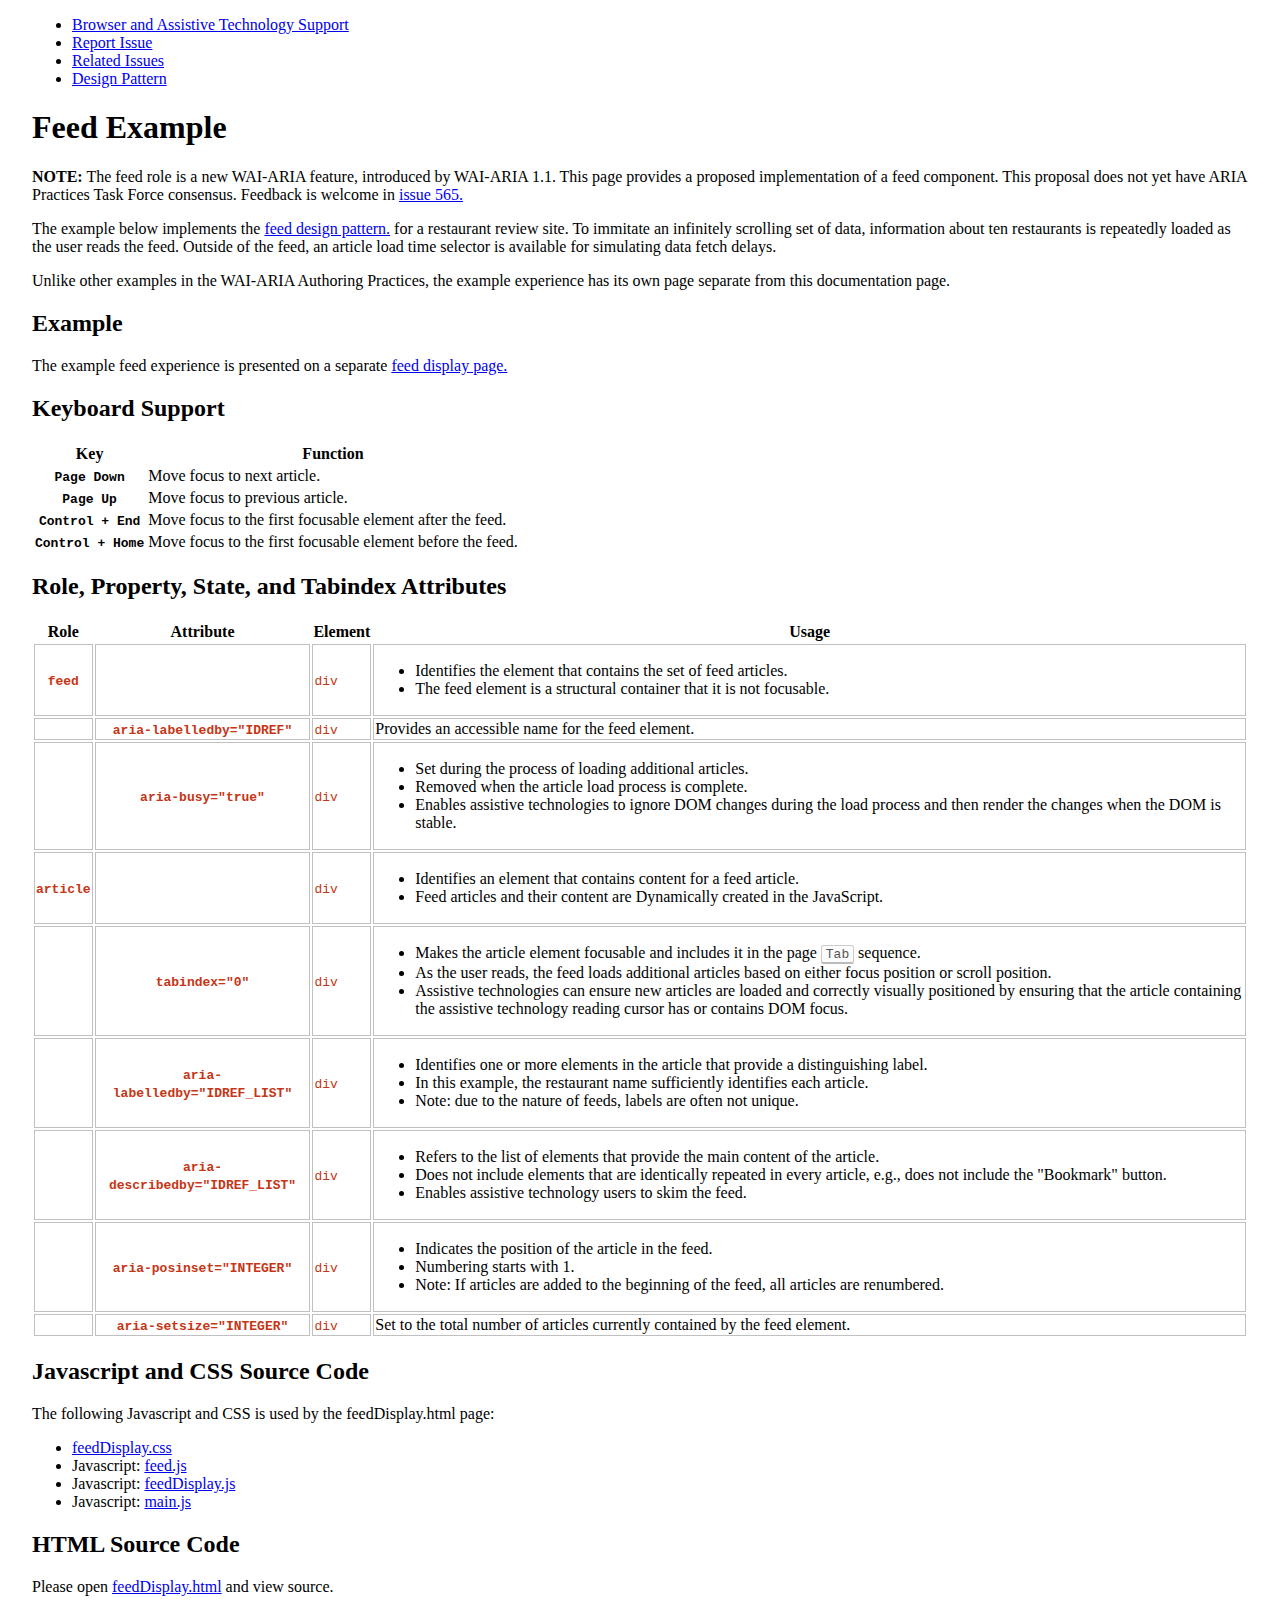
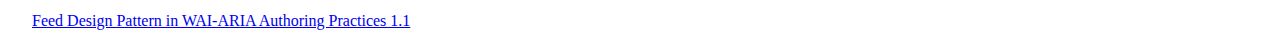
<file: examples/feed/feed.html>
<!DOCTYPE html>
<html lang="en">
<head>
<meta charset="utf-8" />
<title>Feed Example | WAI-ARIA Authoring Practices 1.1</title>

<!--  Core js and css shared by all examples; do not modify when using this template. -->
<link rel="stylesheet" href="https://www.w3.org/StyleSheets/TR/2016/base.css">
<link rel="stylesheet" href="../css/core.css">
<script src="../js/examples.js"></script>
<script src="../js/highlight.pack.js"></script>
<script src="../js/app.js"></script>
</head>
<body>
  <nav aria-label="Related Links" class="feedback">
    <ul>
      <li><a href="../../#browser_and_AT_support">Browser and Assistive Technology Support</a></li>
      <li><a href="https://github.com/w3c/aria-practices/issues/new">Report Issue</a></li>
      <li><a href="https://github.com/w3c/aria-practices/projects/19">Related Issues</a></li>
      <li><a href="../../#feed">Design Pattern</a></li>
    </ul>
  </nav>
  <main>
  <h1>Feed Example</h1>
  <p>
    <strong>NOTE:</strong> The feed role is a new WAI-ARIA feature, introduced by WAI-ARIA 1.1.
     This page provides a proposed implementation of a feed component.
    This proposal does not yet have ARIA Practices Task Force consensus.
    Feedback is welcome in
    <a href="https://github.com/w3c/aria-practices/issues/565">issue 565.</a>
  </p>
  <p>
    The example below implements the
    <a href="../../#feed">feed design pattern.</a>
    for a restaurant review site.
    To immitate an infinitely scrolling set of data, information about ten restaurants is repeatedly loaded as the user reads the feed.
    Outside of the feed, an article load time selector is available for simulating data fetch delays.
  </p>
  <p>
    Unlike other examples in the WAI-ARIA Authoring Practices, the example experience has its own page separate from this documentation page.
  </p>
  <section>
    <h2 id="ex_label">Example</h2>
    <div role="separator" id="ex_start_sep" aria-labelledby="ex_start_sep ex_label" aria-label="Start of"></div>
    <div id="ex1">
      <p>
        The example feed experience is presented on a separate
        <a href="feedDisplay.html">feed display page.</a>
      </p>
    </div>
    <div role="separator" id="ex_end_sep" aria-labelledby="ex_end_sep ex_label" aria-label="End of"></div>
  </section>

  <section>
    <h2 id="kbd_label">Keyboard Support</h2>
    <table aria-labelledby="kbd_label" class="def">
      <thead>
        <tr>
          <th>Key</th>
          <th>Function</th>
        </tr>
      </thead>
      <tbody>
        <tr>
          <th><kbd>Page Down</kbd></th>
          <td>Move focus to next article.</td>
        </tr>
        <tr>
          <th><kbd>Page Up</kbd></th>
          <td>Move focus to previous article.</td>
        </tr>
        <tr>
          <th><kbd>Control + End</kbd></th>
          <td>Move focus to the first focusable element after the feed.</td>
        </tr>
        <tr>
          <th><kbd>Control + Home</kbd></th>
          <td>Move focus to the first focusable element before the feed.</td>
        </tr>
      </tbody>
    </table>
  </section>

  <section>
    <h2 id="rps_label">Role, Property, State, and Tabindex  Attributes</h2>
    <table aria-labelledby="rps_label" class="data attributes">
      <thead>
        <tr>
          <th scope="col">Role</th>
          <th scope="col">Attribute</th>
          <th scope="col">Element</th>
          <th scope="col">Usage</th>
        </tr>
      </thead>
      <tbody>
        <tr>
          <th scope="row"><code>feed</code></th>
          <td></td>
          <td><code>div</code></td>
          <td>
            <ul>
              <li>Identifies the element that contains the set of feed articles.</li>
              <li>The feed element is a structural container that it is not focusable.</li>
            </ul>
          </td>
        </tr>
        <tr>
          <td></td>
          <th scope="row"><code>aria-labelledby="IDREF"</code></th>
          <td><code>div</code></td>
          <td>Provides an accessible name for the feed element.</td>
        </tr>
        <tr>
          <td></td>
          <th scope="row"><code>aria-busy="true"</code></th>
          <td><code>div</code></td>
          <td>
            <ul>
              <li>Set during the process of loading additional articles.</li>
              <li>Removed when the article load process is complete.</li>
              <li>Enables assistive technologies to ignore DOM changes during the load process and then render the changes when the DOM is stable.</li>
            </ul>
          </td>
        </tr>
        <tr>
          <th scope="row"><code>article</code></th>
          <td></td>
          <td><code>div</code></td>
          <td>
            <ul>
              <li>Identifies an element that contains content for a feed article.</li>
              <li>Feed articles and their content are Dynamically created in the JavaScript.</li> 
            </ul>
          </td>
        </tr>
        <tr>
          <td></td>
          <th scope="row"><code>tabindex="0"</code></th>
          <td><code>div</code></td>
          <td>
            <ul>
              <li>Makes the article element focusable and includes it in the page <kbd>Tab</kbd> sequence.</li>
              <li>As the user reads, the feed loads additional articles based on either focus position or scroll position.</li>
              <li>Assistive technologies can ensure new articles are loaded and correctly visually positioned by ensuring that the article containing the assistive technology reading cursor has or contains DOM focus.</li>
            </ul>
          </td>
        </tr>
        <tr>
          <td> </td>
          <th scope="row"><code>aria-labelledby="IDREF_LIST"</code></th>
          <td><code>div</code></td>
          <td>
            <ul>
              <li>Identifies one or more elements in the article that provide a distinguishing label.</li>
              <li>In this example, the restaurant name sufficiently identifies each article.</li>
              <li>Note: due to the nature of feeds, labels are often not unique.</li>
            </ul>
          </td>
        </tr>
        <tr>
          <td> </td>
          <th scope="row"><code>aria-describedby="IDREF_LIST"</code></th>
          <td><code>div</code></td>
          <td>
            <ul>
              <li>Refers to the list of elements that provide the main content of the article.</li>
              <li>Does not include elements that are identically repeated in every article, e.g., does not include the &quot;Bookmark&quot; button.</li>
              <li>Enables assistive technology users to skim the feed.</li> 
            </ul>
          </td>
        </tr>
        <tr>
          <td> </td>
          <th scope="row"><code>aria-posinset="INTEGER"</code></th>
          <td><code>div</code></td>
          <td>
            <ul>
              <li>Indicates the position of the article in the feed.</li>
              <li>Numbering starts with 1.</li>
              <li>Note: If articles are added to the beginning of the feed, all articles are renumbered.</li>
            </ul>
          </td>
        </tr>
        <tr>
          <td></td>
          <th scope="row"><code>aria-setsize="INTEGER"</code></th>
          <td><code>div</code></td>
          <td>Set to the total number of articles currently contained by the feed element.</td>
        </tr>
      </tbody>
    </table>
  </section>

  <section>
    <h2>Javascript and CSS Source Code</h2>
    <p>The following Javascript and CSS is used by the feedDisplay.html page:</p>
    <ul>
      <li><a href="css/feedDisplay.css" type="tex/css">feedDisplay.css</a></li>
      <li>Javascript: <a href="js/feed.js" type="text/javascript">feed.js</a></li>
      <li>Javascript: <a href="js/feedDisplay.js" type="text/javascript">feedDisplay.js</a></li>
      <li>Javascript: <a href="js/main.js" type="text/javascript">main.js</a></li>
    </ul>
  </section>

  <section>
    <h2 id="sc1_label">HTML Source Code</h2>
    <p>Please open <a href="feedDisplay.html">feedDisplay.html</a> and view source.</p>
  </section>
  </main>
  <nav>
    <a href="../../#feed">Feed Design Pattern in WAI-ARIA Authoring Practices 1.1</a>
  </nav>
</body>
</html>
</file>
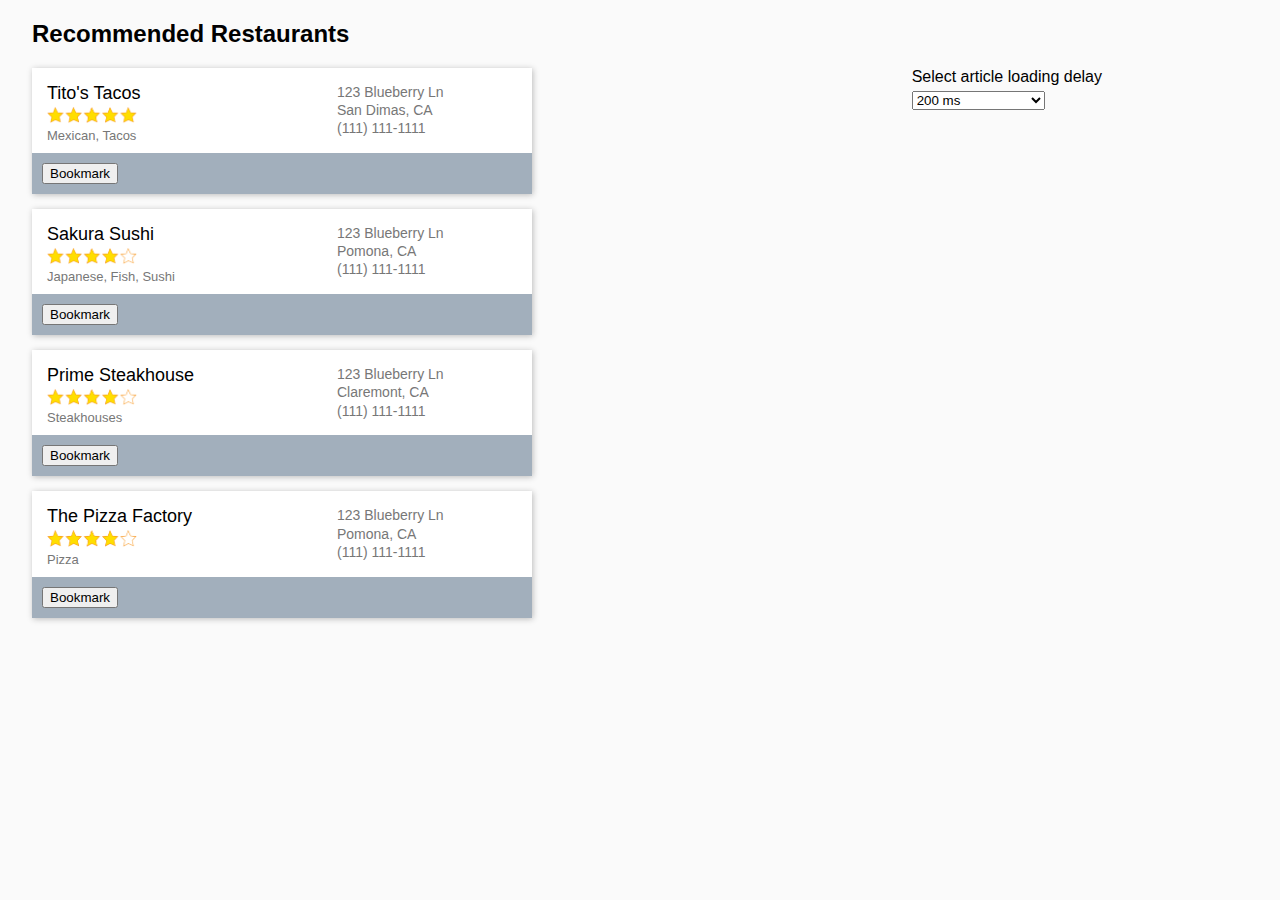
<file: examples/feed/feedDisplay.html>
<!DOCTYPE html>
<html lang="en">
<head>
<meta charset="utf-8" />
<title>Feed Display | WAI-ARIA Authoring Practices 1.1</title>

<!--  Core js and css shared by all examples; do not modify when using this template. -->
<link href="../css/core.css" rel="stylesheet">
<script src="../js/utils.js" type="text/javascript"></script>

<!--  js and css for this example. -->
<link href="css/feedDisplay.css" rel="stylesheet">
<script src="js/feed.js" type="text/javascript"></script>
<script src="js/feedDisplay.js" type="text/javascript"></script>
<script src="js/main.js" type="text/javascript"></script>
</head>
<body>
  <main>
    <h2>Recommended Restaurants</h2>
    <section id="main-content">
      <div id="restaurant-feed" role="feed">
      </div>
    </section>
    <section id="sidepanel">
      <label for="delay-time-select">Select article loading delay</label>
      <select id="delay-time-select" name="delay_time">
        <option value="200">200 ms</option>
        <option value="400">400 ms</option>
      </select>
    </section>
  </main>
</body>
</html>
</file>
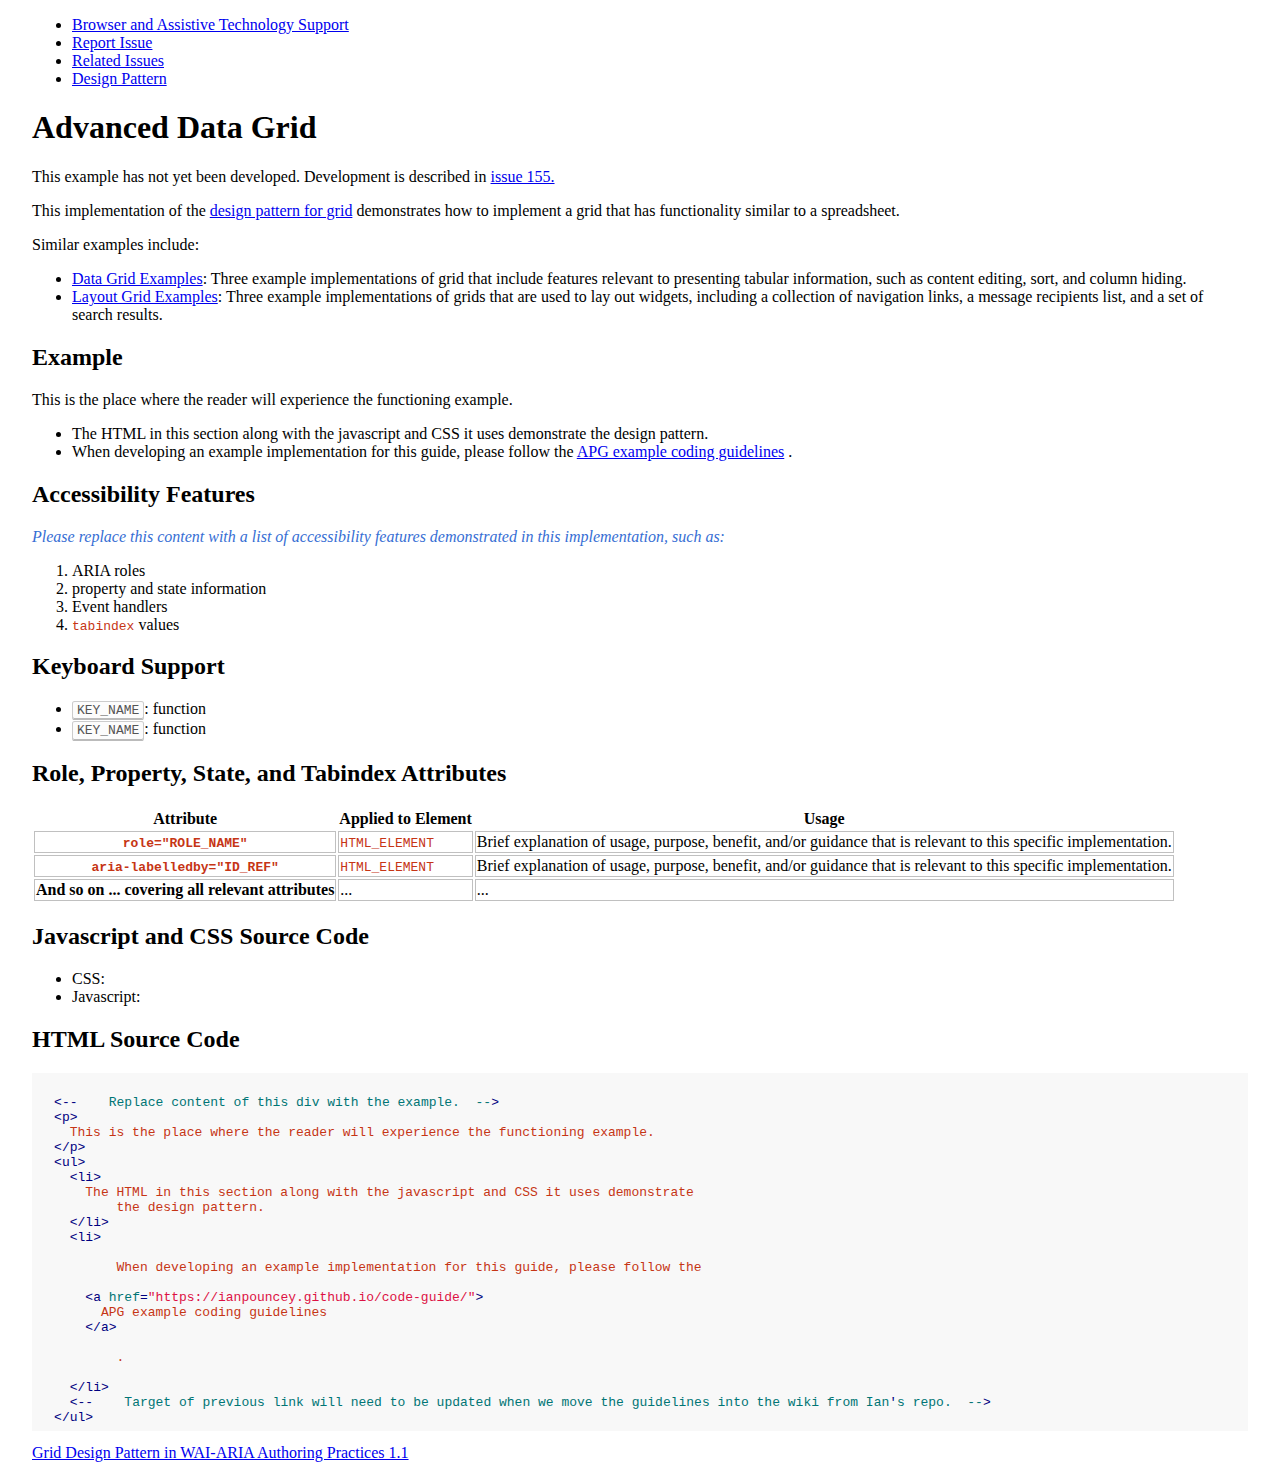
<file: examples/grid/advancedDataGrid.html>
<!DOCTYPE html>
<html lang="en">
<head>
<meta charset="utf-8" />
<title>Advanced Data Grid Example | WAI-ARIA Authoring Practices 1.1</title>

<!--  Core js and css shared by all examples; do not modify when using this template. -->
<link rel="stylesheet" href="https://www.w3.org/StyleSheets/TR/2016/base.css">
<link rel="stylesheet" href="../css/core.css">
<script src="../js/examples.js"></script>
<script src="../js/highlight.pack.js"></script>
<script src="../js/app.js"></script>
<script src="../js/utils.js" type="text/javascript"></script>
<!--
  js and css for this example.
  Additional scripts will need to be added to add the advanced functions required by issue #155.
-->
<link href="css/menuButton.css" rel="stylesheet">
<link href="css/dataGrids.css" rel="stylesheet">
<script src="js/menuButton.js" type="text/javascript"></script>
<script src="js/dataGrid.js" type="text/javascript"></script>
<script src="js/dataGrids.js" type="text/javascript"></script>
</head>
<body>
  <nav aria-label="Related Links" class="feedback">
    <ul>
      <li><a href="../../#browser_and_AT_support">Browser and Assistive Technology Support</a></li>
      <li><a href="https://github.com/w3c/aria-practices/issues/new">Report Issue</a></li>
      <li><a href="https://github.com/w3c/aria-practices/projects/15">Related Issues</a></li>
      <li><a href="../../#grid">Design Pattern</a></li>
    </ul>
  </nav>
  <main>
  <h1>Advanced Data Grid</h1>
  <p>
    This example has not yet been developed.
    Development is described in
    <a href="https://github.com/w3c/aria-practices/issues/155">issue 155.</a>
  </p>
  <p>
    This implementation of the
    <a href="../../#grid">design pattern for grid</a>
    demonstrates how to implement a grid that has functionality similar to a spreadsheet.
  </p>
  <p>Similar examples include:</p>
  <ul>
    <li><a href="dataGrids.html">Data Grid Examples</a>: Three example implementations of grid that include features relevant to presenting tabular information, such as content editing, sort, and column hiding.</li>
    <li><a href="LayoutGrids.html">Layout Grid Examples</a>: Three example implementations of grids that are used to lay out widgets, including a collection of navigation links, a message recipients list, and a set of search results.</li>
  </ul>
  <section>
    <h2 id="ex_label">Example</h2>
    <div role="separator" id="ex_start_sep" aria-labelledby="ex_start_sep ex_label" aria-label="Start of"></div>
    <!--
      Note the ID of the following div that contains the example HTML is used as a parameter for the sourceCode.add() function.
      The sourceCode functions in the examples/js/examples.js render the HTML source to show it to the reader of the example page.
      If you change the ID of this div, be sure to update the parameters of the sourceCode.add() function call, which is made following the div with id="sc1" where the HTML is render.
      The div for the rendered HTML source is in the last section of the page.
    -->
    <div id="ex1">
      <!--  Replace content of this div with the example.  -->
      <p>This is the place where the reader will experience the functioning example.</p>
      <ul>
        <li>The HTML in this section along with the javascript and CSS it uses demonstrate
          the design pattern.</li>
        <li>
          When developing an example implementation for this guide, please follow the
          <a href="https://ianpouncey.github.io/code-guide/">APG example coding guidelines</a>
          .
        </li>
        <!--  Target of previous link will need to be updated when we move the guidelines into the wiki from Ian's repo.  -->
      </ul>
    </div>
    <div role="separator" id="ex_end_sep" aria-labelledby="ex_end_sep ex_label" aria-label="End of"></div>
  </section>

  <section>
    <h2>Accessibility Features</h2>
    <p class="annotate">Please replace this content with a list of accessibility features
      demonstrated in this implementation, such as:</p>
    <ol>
      <li>ARIA roles</li>
      <li>property and state information</li>
      <li>Event handlers</li>
      <li><code>tabindex</code> values</li>
    </ol>
  </section>

  <section>
    <h2 id="kbd_label">Keyboard Support</h2>
    <!--
      List the keys supported in this example.
      Recommendation: Copy the list from the keyboard section of the design pattern in aria-practices.html
      and then reduce/simplify it to describe only what this example supports and how it behaves.
     -->
    <ul>
      <li><kbd>KEY_NAME</kbd>: function</li>
      <li><kbd>KEY_NAME</kbd>: function</li>
    </ul>
  </section>

  <section>
    <h2 id="rps_label">Role, Property, State, and Tabindex  Attributes</h2>
    <!--
      Update this table to describe how roles, properties, states, and tabindex are used in this example.
      If the content will vary significantly for the above implementations, make this a level 4 section inside each of the above level 3 implementation sections.
    -->
    <table aria-labelledby="rps_label" class="data attributes">
      <thead>
        <tr>
          <th>Attribute</th>
          <th>Applied to Element</th>
          <th>Usage</th>
        </tr>
      </thead>
      <tbody>
        <tr>
          <th><code>role=&quot;ROLE_NAME&quot;</code></th>
          <td><code>HTML_ELEMENT</code></td>
          <td>Brief explanation of usage, purpose, benefit, and/or guidance that is relevant to this specific implementation.</td>
        </tr>
        <tr>
          <th>
            <!--  Specify states and properties used like this; replace with the attributes that are relevant. -->
            <code>aria-labelledby=&quot;ID_REF&quot;</code>
          </th>
          <td><code>HTML_ELEMENT</code></td>
          <td>Brief explanation of usage, purpose, benefit, and/or guidance that is relevant to this specific implementation.</td>
        </tr>
        <tr>
          <th>And so on ... covering all relevant attributes</th>
          <td>...</td>
          <td>...</td>
        </tr>
      </tbody>
    </table>
  </section>

  <section>
    <h2>Javascript and CSS Source Code</h2>
    <!--  After the js and css files are named with the name of this example, change the href and text of the following 2 links to refer to the appropriate js and css files.  -->
    <ul>
      <li>
        CSS:
        <!--a href="css/example_name.css" type="tex/css">example_name.css</a-->
      </li>
      <li>
        Javascript:
        <!--a href="js/example_name.js" type="text/javascript">example_name.js</a-->
      </li>
    </ul>
  </section>

  <section>
    <h2 id="sc1_label">HTML Source Code</h2>
    <div role="separator" id="sc1_start_sep" aria-labelledby="sc1_start_sep sc1_label" aria-label="Start of"></div>
    <pre><code id="sc1"></code></pre>
    <div role="separator" id="sc1_end_sep" aria-labelledby="sc1_end_sep sc1_label" aria-label="End of"></div>
    <!--
      The following script will show the reader the HTML source for the example that is in the div with ID 'ex1'.
      It renders the HTML in the preceding div with ID 'sc1'.
      If you change the ID of either the 'ex1' div or the 'sc1' div, be sure to update the sourceCode.add function parameters.
      -->
    <script>
      sourceCode.add('sc1', 'ex1');
      sourceCode.make();
    </script>
  </section>
  </main>
  <nav>
    <!--  Update the pattern_ID parameter of this link to refer to the APG design pattern section related to this example.  -->
    <a href="../../#grid">Grid Design Pattern in WAI-ARIA Authoring Practices 1.1</a>
  </nav>
</body>
</html>
</file>
<file: main.css>
html {
    font-family: Calibri, Candara, Geneva, sans-serif;
  }
  
  body {
    background: #fefefe;
    border-top: 6px solid #1b75bc;
    padding: 2.5em;
  }


table {
    border: 0;
    border-collapse: collapse;
    border-spacing: 0;
    font-size: 1em;
    width: 100%;
  }
  

  th,
  td {
    border: 1px solid #333;
    padding: .33em;
    text-align: left;
  }
  .small {
      font-size: .8em;  }
</file>
<file: examples/css/core.css>
/* Style for syntax highlighting */
@import url("github.css");
body:not(.toc-inline) {
  padding-right: 1.5em;
  padding-left: 1.5em;
}

/* Code blocks */
pre,
code,
samp,
.sourcecode {
  color: hsl(11, 81%, 43%);
}

pre code:not(.hljs),
.sourcecode:not(.hljs) {
  margin: 1em 0;
  padding: 1em;
  border-radius: .2em;
  overflow: auto;
  background: hsl(24, 20%, 95%);
}

/* Style all kbd elements that are not in table headers */
:not(th) > kbd {
  display: inline-block;
  padding: .1em .3em;
  color: #555;
  vertical-align: middle;
  background-color: #fcfcfc;
  border: solid 1px #ccc;
  border-bottom-color: #bbb;
  border-radius: .2em;
  box-shadow: inset 0 -1px 0 #bbb
}

table.data.attributes tbody th,
table.data.attributes tbody td {
    border: 1px solid silver;
}
</file>
<file: examples/alert/css/alert.css>
[role="alert"] {
  padding: 10px;
  border: 2px solid hsl(206, 74%, 54%);
  border-radius: 4px;
  background: hsl(206, 74%, 90%);
}

[role="alert"]:empty {
  display: none;
}
</file>
<file: examples/breadcrumb/css/breadcrumb.css>
nav.breadcrumb {
  padding: 0.8em 1em;
  border: 1px solid hsl(0, 0%, 90%);
  border-radius: 4px;
  background: hsl(300, 14%, 97%);
}

nav.breadcrumb ol {
  margin: 0;
  padding-left: 0;
  list-style: none;
}

nav.breadcrumb li {
  display: inline;
}

nav.breadcrumb li + li::before {
  display: inline-block;
  margin: 0 .25em;
  transform: rotate(15deg);
  border-right: .1em solid currentColor;
  height: .8em;
  content: '';
}

nav.breadcrumb [aria-current="page"] {
  color: #000;
  font-weight: 700;
  text-decoration: none;
}
</file>
<file: examples/landmarks/css/visua11y.css>
div.oaa-element-overlay {
  position       : absolute;
  overflow       : hidden;
  box-sizing     : border-box;
  border         : 3px solid;
  pointer-events : none;
}

div.oaa-element-overlay > div {
  float          : right;
  padding        : 1px 1px 4px 4px;
  color          : white;
  font-family    : arial, helvetica, sans-serif;
  font-size      : 15px;
  pointer-events : auto;
}

div.oaa-element-overlay > div:hover {
  cursor         : grab;
  cursor         : -moz-grab;
  cursor         : -webkit-grab;
}

div.oaa-message-dialog {
  position       : absolute;
  overflow       : auto;
  z-index        : 2147483647;
  padding        : 4px;
  border         : 2px solid #333;
  box-shadow     : 2px 2px 4px #555;
  background     : #fff;
  color          : #333;
  font-family    : arial, helvetica, sans-serif;
}

div.oaa-message-dialog > button {
  float          : right;
}

div.oaa-message-dialog > button:after {
  content        : "Close";
}

div.oaa-message-dialog > h2 {
  margin         : 0;
  padding        : 8px 8px 0;
  color          : inherit;
  font-family    : inherit;
  font-size      : 22px;
}

div.oaa-message-dialog > div {
  margin         : 0;
  padding        : 10px 8px 12px;
  font-size      : 14px;
  line-height    : 150%;
}

div.oaa-message-dialog > div ul {
  margin         : 0 1em;
  padding-top    : 0.5em;
  padding-left   : 1em;
}

div.oaa-message-dialog > div ul li {
  margin-top     : 0;
}
</file>
<file: examples/landmarks/css/common.css>
body {
    font-size: large;
}

h1, 
h2,
h3 {
    margin: 0;
    padding: 0;
}

h1 {
    font-size: 1.75em;
    margin-bottom: 0.125em;
}

h2 {
    font-size: 1.35em;
    margin-bottom: 0.25em;
}

h3 {
    margin-top: 2em;
    font-size: 1.15em;
}

header {
    margin-bottom: 1em;
}

header img {
    height: 4em;   
    margin: 0;
    padding: 0;
}

header h1 {
    padding-top: 0.125em;
    margin-bottom: 0;
    font-size: 2em;
}

main {
    margin-bottom: 5em;
}

main p {
    margin-bottom: 1em;
}

main ul {
    margin-left :0;
    padding-left: 1em;
    margin-bottom: 1em;
}

main li,
aside li {
    padding-bottom: 0.25em;
}

main ul.nav-tabs li {
    padding-bottom: 0;
}

main p a {
    text-decoration: underline;
}

aside a {
    text-decoration: underline;
}

main [role="tabpanel"] > p,
main [role="tabpanel"] > ul {
    margin-top: 0.5em;
}

main [role="tabpanel"] > h3 + p {
    margin-top: 0;
}

main .code {
    margin-top: 0.5em;
    margin-bottom: 2em;
    padding: 1em;
}

main .nav-tabs > li > a {
    background-color: #EEEEEE;
}

nav {
    margin: 0;
    margin-bottom: 1em;
}

nav li {
    margin-top: 0.45em;
    border: solid thin #337ab7;
    border-top-left-radius: 6px;
    border-bottom-left-radius: 6px;
    border-top-right-radius: 6px;
    border-bottom-right-radius: 6px;
}

section[aria-labelledby] {
    margin-bottom: 4em;
}

section[aria-labelledby] p {
    padding-bottom: 0;
    margin-bottom: 0;
}

aside {
    margin: 0;
    padding: 0;
    padding: 0.5em;
    margin-top: 0.5em;
    margin-bottom: 1em;
    background-color: #F4F4F4;
    margin-right: 12em;
    width: 100%;
    border-top-left-radius: 6px;
    border-bottom-left-radius: 6px;
    border-top-right-radius: 6px;
    border-bottom-right-radius: 6px;
}

aside h2 {
    margin: 0;
    padding: 0;
}

aside ul {
    margin: 0;
    padding: 0;
    margin-left: 1.15em;
    margin-top: 0.5em;
    margin-bottom: 0.5em;
}

header .inst {
    margin: 0;
    padding: 0;
    font-size: 90%;
    font-style: italic;
}

header button {
    margin: 0;
    text-align: center;
    margin: 0.25em;
    margin-left: -.125em;
}

aside .note {
    font-size: 90%;
    font-style: italic;
}

a:focus,
a:hover {
    text-decoration: underline;
}

.code {
  font-family: courier, monosapce;
  background: #F0F0F0;
}

form {
    margin-top: 2em;
    margin-bottom: 2em;
}

img {
    max-width: 100%;
}
</file>
<file: examples/accordion/css/accordion.css>
.Accordion {
    border: 1px solid hsl(0, 0%, 82%);
    border-radius: .3em;
    box-shadow: 0 1px 2px hsl(0, 0%, 82%);
}

.Accordion > * + * {
    border-top: 1px solid hsl(0, 0%, 82%);
}

.Accordion-trigger {
    background: none;
    border: 0;
    color: hsl(0, 0%, 13%);
    display: block;
    font-size: 1rem;
    font-weight: normal;
    margin: 0;
    padding: 1em 1.5em;
    position: relative;
    text-align: left;
    width: 100%;
}

.Accordion dt:first-child .Accordion-trigger {
    border-radius: .3em .3em 0 0;
}

.Accordion-trigger:focus,
.Accordion-trigger:hover {
    background: hsl(0, 0%, 93%);
}

.Accordion-title {
  display: block; /* For Edge bug https://developer.microsoft.com/en-us/microsoft-edge/platform/issues/8295099/ */
  pointer-events: none;
}

.Accordion-icon {
    border: solid hsl(0, 0%, 62%);
    border-width: 0 2px 2px 0;
    height: .5rem;
    pointer-events: none;
    position: absolute;
    right: 1.5em;
    top: 50%;
    transform: translateY(-60%) rotate(45deg);
    width: .5rem;
}

.Accordion-trigger:focus .Accordion-icon,
.Accordion-trigger:hover .Accordion-icon {
    border-color: hsl(0, 0%, 13%);
}

.Accordion-trigger[aria-expanded="true"] .Accordion-icon {
    transform: translateY(-50%) rotate(-135deg);
}

.Accordion-panel {
    margin: 0;
    padding: 1em 1.5em;
}

/* For Edge bug https://developer.microsoft.com/en-us/microsoft-edge/platform/issues/4806035/ */
.Accordion-panel[hidden] {
  display: none;
}

fieldset {
    border: 0;
    margin: 0;
    padding: 0;
}

input {
    border: 1px solid hsl(0, 0%, 62%);
    border-radius: .3em;
    display: block;
    font-size: inherit;
    padding: .3em .5em;
}
</file>
<file: examples/button/css/button.css>
[role="button"] {
  display: inline-block;
  position: relative;
  padding: .4em .7em;
  border: 1px solid hsl(213, 71%, 49%);
  border-radius: 5px;
  box-shadow: 0 1px 2px hsl(216, 27%, 55%);
  overflow: visible;
  color: #fff;
  text-shadow: 0 -1px 1px hsl(216, 27%, 25%);
  background: hsl(216, 82%, 51%);
  background-image: linear-gradient(to bottom, hsl(216, 82%, 53%), hsl(216, 82%, 47%));
}

[role="button"]:hover {
  border-color: hsl(213, 71%, 29%);
  background: hsl(216, 82%, 31%);
  background-image: linear-gradient(to bottom, hsl(216, 82%, 33%), hsl(216, 82%, 27%));
	cursor: default;
  outline: none;
}

[role="button"]:focus {
  outline: none;
}

[role="button"]:focus::before {
  position: absolute;
  z-index: -1;
  /* button border width - outline width - offset */
  top: calc(-1px - 3px - 3px);
  right: calc(-1px - 3px - 3px);
  bottom: calc(-1px - 3px - 3px);
  left: calc(-1px - 3px - 3px);
  border: 3px solid hsl(213, 71%, 49%);
  /* button border radius + outline width + offset */
  border-radius: calc(5px + 3px + 3px);
  content: '';
}

[role="button"]:active {
  border-color: hsl(213, 71%, 49%);
  background: hsl(216, 82%, 31%);
  background-image: linear-gradient(to bottom, hsl(216, 82%, 53%), hsl(216, 82%, 47%));
  box-shadow: inset 0 3px 5px 1px hsl(216, 82%, 30%);
}

[role="button"][aria-pressed] {
  border-color: hsl(261, 71%, 49%);
  box-shadow: 0 1px 2px hsl(261, 27%, 55%);
  text-shadow: 0 -1px 1px hsl(261, 27%, 25%);
  background: hsl(261, 82%, 51%);
  background-image: linear-gradient(to bottom, hsl(261, 82%, 53%), hsl(261, 82%, 47%));
}

[role="button"][aria-pressed]:hover {
  border-color: hsl(261, 71%, 29%);
  background: hsl(261, 82%, 31%);
  background-image: linear-gradient(to bottom, hsl(261, 82%, 33%), hsl(261, 82%, 27%));
	cursor: default;
}

[role="button"][aria-pressed="true"] {
  padding-top: .5em;
  padding-bottom: .3em;
  border-color: hsl(261, 71%, 49%);
  background: hsl(261, 82%, 31%);
  background-image: linear-gradient(to bottom, hsl(261, 82%, 63%), hsl(261, 82%, 57%));
  box-shadow: inset 0 3px 5px 1px hsl(261, 82%, 30%);
}

[role="button"][aria-pressed="true"]:hover {
  border-color: hsl(261, 71%, 49%);
  background: hsl(261, 82%, 31%);
  background-image: linear-gradient(to bottom, hsl(261, 82%, 43%), hsl(261, 82%, 37%));
  box-shadow: inset 0 3px 5px 1px hsl(261, 82%, 20%);
}

[role="button"][aria-pressed]:focus::before {
  border-color: hsl(261, 71%, 49%);
}

[role="button"] svg {
  margin: .15em auto -.15em;
  height: 1em;
  width: 1em;
  pointer-events: none;
}
</file>
<file: examples/coding-template/css/example_name.css>
.annotate{
	font-style: italic;
	color: #366ED4;
}
</file>
<file: examples/dialog-modal/css/dialog.css>
html, body {
  height: 100%;
}

body {
  max-width: 100%;
  padding: 0;
  margin: 0;
  overflow: hidden;
}

body:not(.toc-inline) {
  padding: 0;
}

#base_window_layer {
  box-sizing: border-box;
  height: 100%;
  width: 100%;
  /* Use overflow scroll and webkit-overflow-scrolling to add momentum scroll*/
  overflow: scroll;
  -webkit-overflow-scrolling: touch;
  padding: 1.6em 0 2em;
}

#base_window_layer main, #base_window_layer nav {
  max-width: 50em;
  margin: auto;
  padding-right: 1.5em;
  padding-left: 50px;
  padding-left: calc(26px + 1.5em);
}

@media screen and (min-width: 78em) {
  body:not(.toc-inline) #base_window_layer main, body:not(.toc-inline) #base_window_layer nav  {
    padding-left: 29em;
  }

  body:not(.toc-inline) {
    padding: 0;
  }
}

body:not(.toc-inline) #main_content main, body:not(.toc-inline) #main_content nav  {
  padding-left: 1.5em;
}


.hidden {
  display: none
}

[role="dialog"] {
  width: 50%;
  margin: 10vh auto;
  padding: 5px;
  border: thin #000 solid;
  background-color: #fff;
}

@media screen and (max-width: 640px) {
  [role="dialog"] {
    box-sizing: border-box;
    top: 0px;
    left: 0px;
    margin: 0 auto;
    min-height: 100%;
    width: 100%;
  }
}

[role="dialog"] h2:first-of-type {
  text-align:center;
}

.dialog_form {
  margin: 15px;
}

.dialog_form .label_text {
  box-sizing: border-box;
  padding-right: 0.5em;
  display: inline-block;
  font-size: 16px;
  font-weight: bold;
  width: 30%;
  text-align: right;
}

.dialog_form .label_info {
  box-sizing: border-box;
  padding-right: 0.5em;
  font-size: 12px;
  width: 30%;
  text-align: right;
  display: inline-block;
}

.dialog_form_item {
  margin: 10px 0;
  font-size: 0;
}

.dialog_form_item .wide_input {
  box-sizing: border-box;
  max-width: 70%;
  width: 27em;
}

.dialog_form_item .city_input {
  box-sizing: border-box;
  max-width: 70%;
  width: 17em;
}

.dialog_form_item .state_input {
  box-sizing: border-box;
  max-width: 70%;
  width: 15em;
}

.dialog_form_item .zip_input {
  box-sizing: border-box;
  max-width: 70%;
  width: 9em;
}

.dialog_form_actions {
  text-align: right;
  padding: 0 20px 20px;
}

.dialog_close_button {
  float:right;
  position:absolute;
  top:10px;
  left:92%;
  height:25px;
}

.dialog_close_button img {
  border:0;
}

.dialog_desc {
  padding: 10px 20px;
}

/* native <dialog> element uses the ::backdrop pseudo-element */
/*dialog::backdrop,*/
.dialog-backdrop.active {
  position: fixed;
  overflow-y: scroll;
  top: 0px;
  right: 0px;
  bottom: 0px;
  left: 0px;
  background: rgba(0, 0, 0, 0.3);
}
</file>
<file: examples/disclosure/css/disclosure-faq.css>
dl.faq button {
    margin: 0;
    padding: 0;
    margin-top: 1em;
    font-weight: bold;
    font-size: 110%;
    border: thin solid transparent;
    background-color: transparent;
    padding-left: 0.125em;
}

dl dd {
  margin: 0;
  padding: 0;
  margin-left: 1.5em;
}

dl.faq .desc {
    margin: 0;
    padding: 0.5em;
    font-size: 110%;
    display: none;
    background-color: #FFFEDB;
}

dl.faq button:hover,
dl.faq button:focus {
  background-color: #eee;
}

dl.faq button:focus {
  border-color: #663300;
}

dl.faq button:hover {
  text-decoration: underline;
}

dl.faq button:active {
  background-color: #bbb;
}

dl.faq button[aria-expanded="false"]:before {
  content: url('../images/right-arrow-brown.png');
  padding-right: 0.35em;

}

dl.faq button[aria-expanded="true"]:before {
  content: url('../images/down-arrow-brown.png');
  padding-right: 0.35em;
}
</file>
<file: examples/disclosure/css/disclosure-img-long-description.css>
figure button {
    margin: 0;
    padding: 0;
    margin-top: 1em;
    display: block;
    font-size: 110%;
    border: thin solid transparent;
    background-color: transparent;
    padding-left: 0.125em;
    position: relative;
    left: -0.35em;
}
figure button:hover,
figure button:focus {
  background-color: #eee;
}

figure button:focus {
  border-color: #663300;
}

figure button:hover {
  text-decoration: underline;
}

figure button:active {
  background-color: #bbb;
}

figure button[aria-expanded="false"]:before {
  content: url('../images/right-arrow-brown.png');
  padding-right: 0.25em;
}

figure button[aria-expanded="true"]:before {
  content: url('../images/down-arrow-brown.png');
  padding-right: 0.25em;
}

figure figcaption {
  text-align: left;
}
</file>
<file: examples/feed/css/feedDisplay.css>
body {
  background: #fafafa;
  font-family: Helvetica, Arial, sans-serif;
}

#sidepanel {
  box-sizing: border-box;
  display: inline-block;
  padding-left: 1.5em;
  vertical-align: top;
  width: 29%;
}

#delay-time-select {
  display: block;
  margin-top: 5px;
  width: 10em;
}

#main-content {
  display: inline-block;
  vertical-align: top;
  min-width: 250px;
  width: 70%;
}

#restaurant-feed {
  max-width: 100%;
  width: 500px;
}

@media screen and (max-width: 560px) {
  #main-content {
    width: 100%;
  }
}

.restaurant-item {
  background: white;
  box-shadow: 1px 1px 6px #bbb;
  margin-bottom: 15px;
  padding-top: 15px;
}

.restaurant-details {
  display: inline-block;
  margin-bottom: 10px;
  padding-left: 15px;
  vertical-align: top;
  width: 55%;
}

.restaurant-name {
  font-size: 18px;
  margin-bottom: 2px;
}

.restaurant-star-img {
  width: 90px;
}

.restaurant-type {
  color: #777;
  font-size: 13px;
}

.location-block {
  color: #777;
  display: inline-block;
  vertical-align: top;
  margin: 0 15px 10px;
  font-size: 14px;
  line-height: 1.3em;
}

.restaurant-actions {
  box-sizing: border-box;
  background: #a2afbc;
  padding: 10px;
  width: 100%;
}
</file>
<file: examples/grid/css/menuButton.css>
button {
  cursor: pointer;
  font-size: 110%;
}

.menu-wrapper {
  position: relative
}

ul[role="menu"] {
  display: none;
  position: absolute;
  margin: 0;
  padding: 0;
  z-index: 1;
}

ul[role="menu"] li {
  list-style: none;
}

[role="menu"] {
  padding: 0;
  width: 8em;
  border: thin solid black;
  background-color: #EEEEEE;
}
[role="menuitem"] {
  padding: 0.25em;
}

[role="menuitem"]:focus,
[role="menuitem"]:hover {
  background-color: #FFFFFF;
}
</file>
<file: examples/grid/css/dataGrids.css>
.annotate {
	font-style: italic;
	color: #366ED4;
}

.hidden {
	display: none !important;
}

[role="button"] {
	cursor: pointer;
}

[aria-sort="ascending"] {
	position: relative;
}

[aria-sort="ascending"]::after {
	content: " ";
	border-bottom: 0.4em solid black;
	border-left: 0.4em solid transparent;
	border-right: 0.4em solid transparent;
  position: absolute;
  right: 1em;
  top: 0.8em;
}

[aria-sort="descending"] {
	position: relative;
}

[aria-sort="descending"]::after {
	content: " ";
	border-left: 0.4em solid transparent;
	border-right: 0.4em solid transparent;
	border-top: 0.4em solid black;
  position: absolute;
  right: 1em;
  top: 0.8em;
}

.edit-text-button {
	color: #360;
	display: block;
	position: relative;
}

.edit-text-button::after {
	background-image: url('../imgs/pencil-icon.png');
	background-position: center;
	background-repeat: no-repeat;
	background-size: 44px;
	content: ' ';
	height: 17px;
	opacity: 0.6;
	position: absolute;
	right: -24px;
	top: 0px;
	width: 20px;
}

.edit-text-button:hover, .edit-text-button:focus {
	color: black;
}

.edit-text-button:hover::after, .edit-text-button:focus::after {
	opacity: 1;
}

[role="gridcell"]:focus,
[role="gridcell"] *:focus,
[role="grid"] [tabindex="0"]:focus {
	outline: #005a9c;
	outline-style: dotted;
	outline-width: 3px;
}


#arrow-keys-indicator {
	bottom: 10px;
	left: 0;
	position: fixed;
	height: 65px;
	width: 85px;
	background: url('../imgs/black_keys.png') no-repeat;
	background-size: contain;
}

@media screen and (max-width: 1000px) {
	#arrow-keys-indicator {
		display: none;
	}
}
</file>
